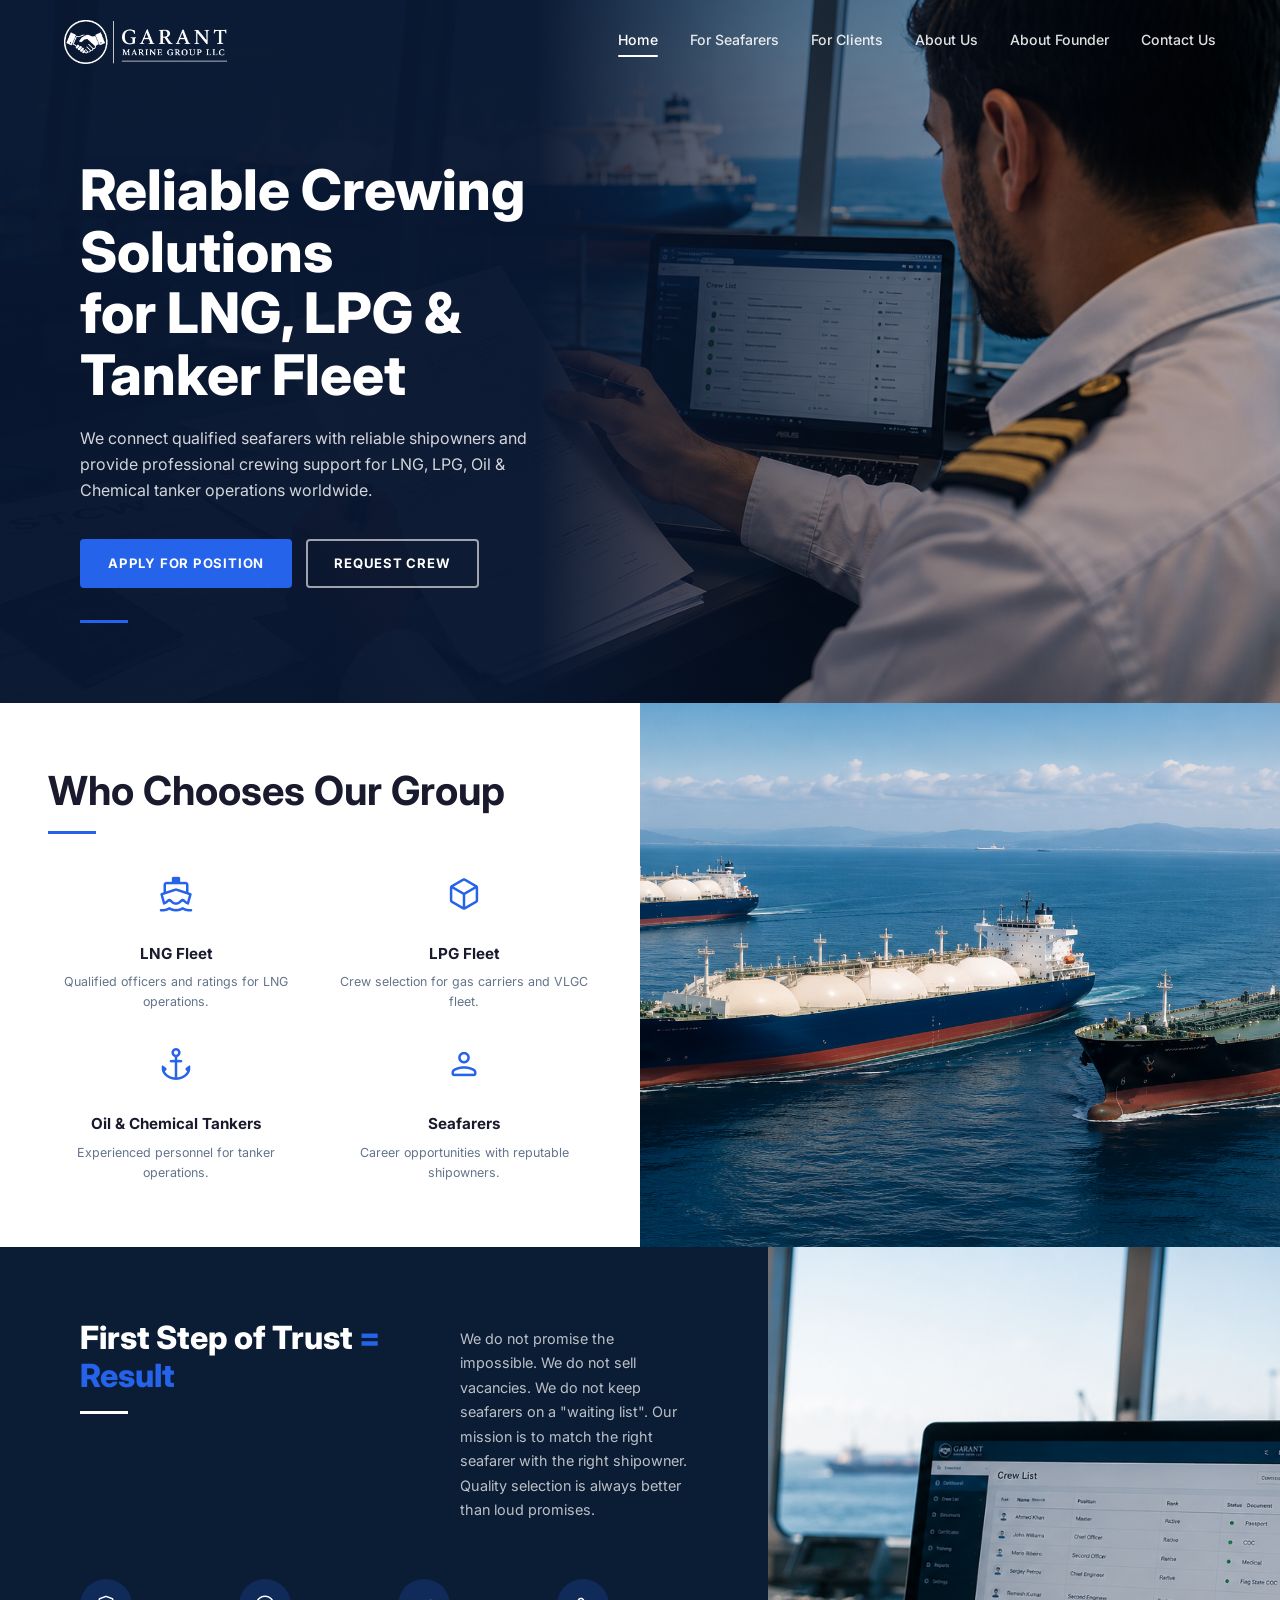
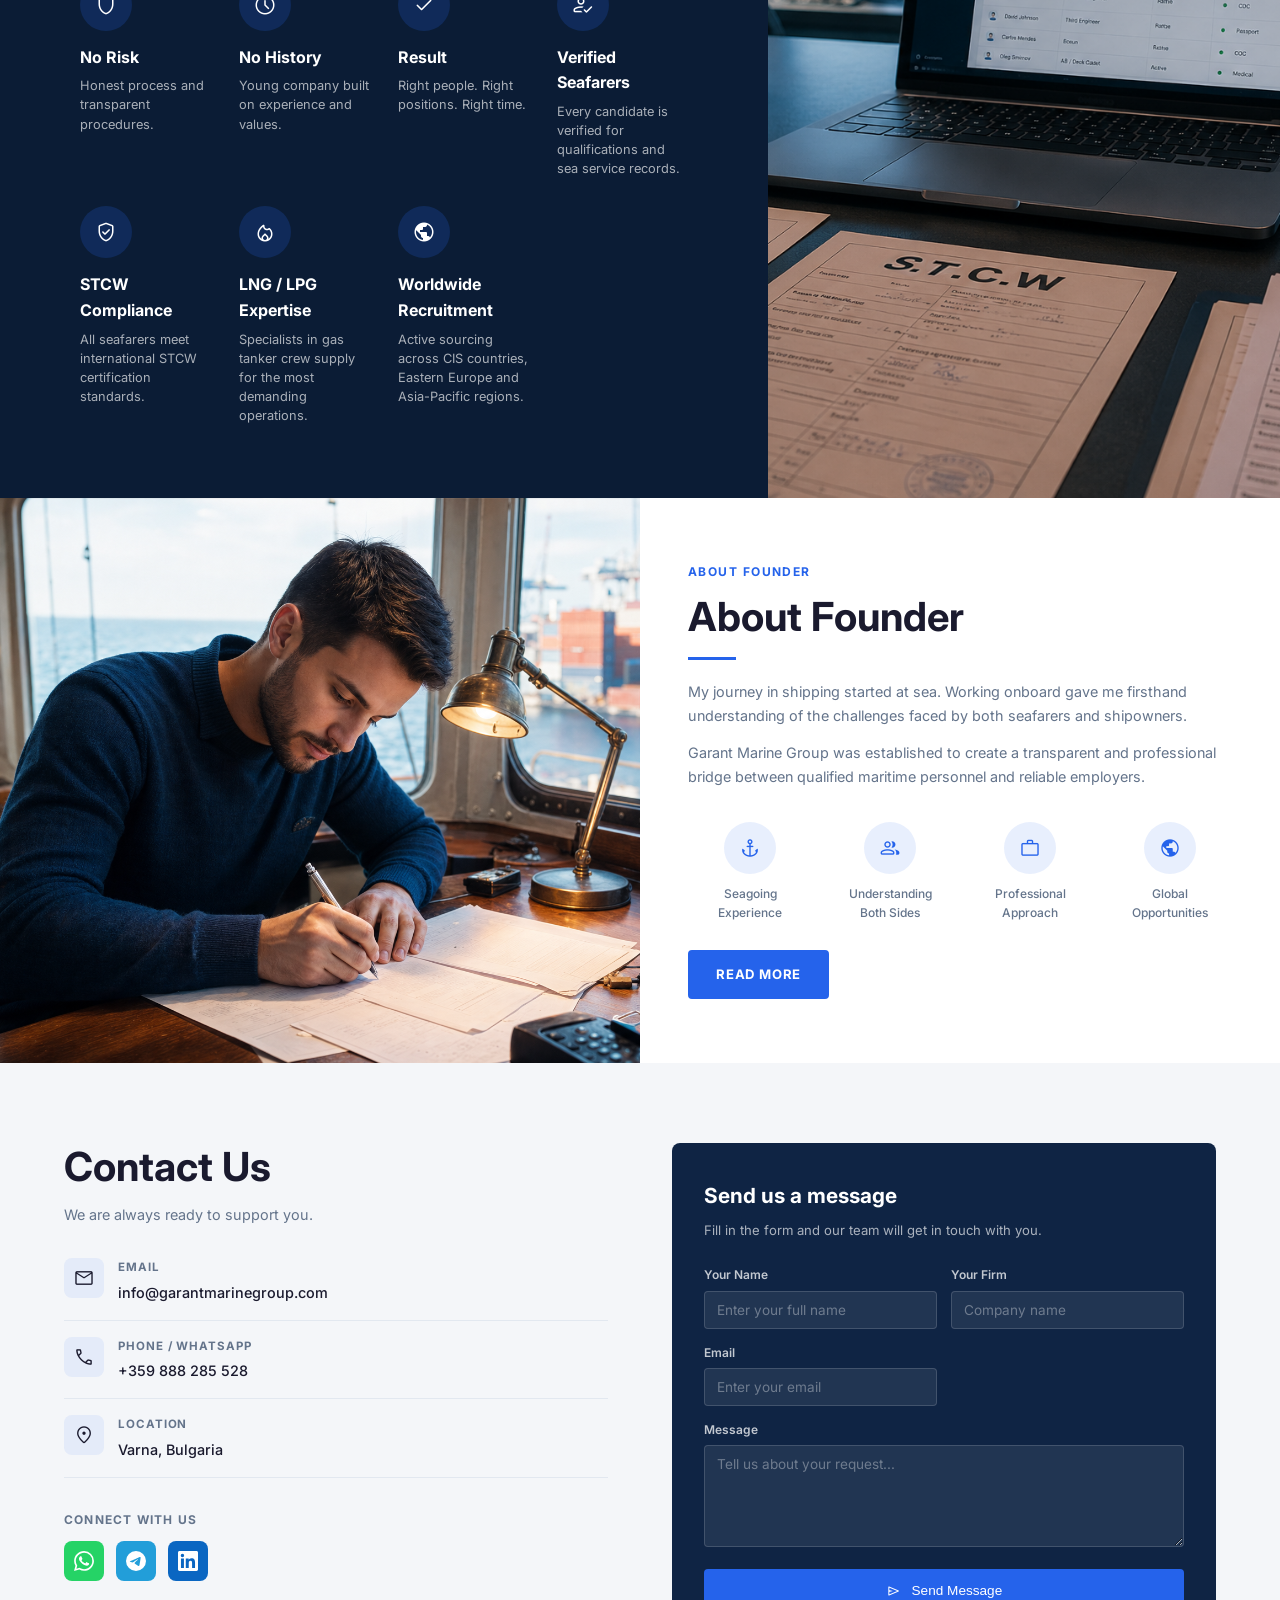
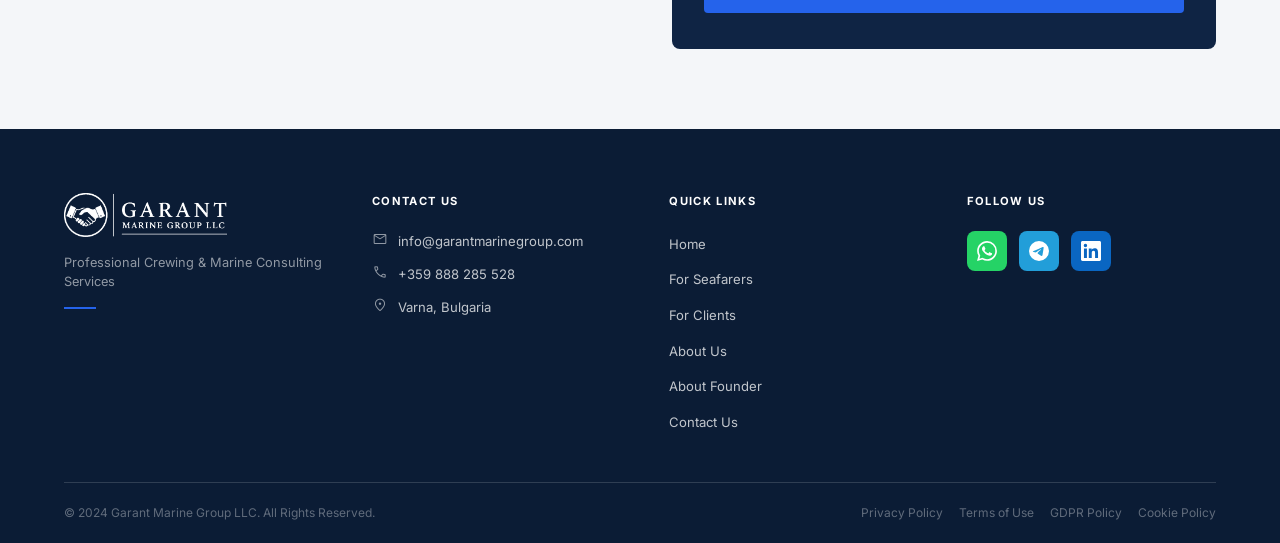
<file: index.html>
﻿<!DOCTYPE html>
<html lang="en">
<head>
  <meta charset="UTF-8" />
  <meta name="viewport" content="width=device-width, initial-scale=1.0" />
  <title>Garant Marine Group LLC — Reliable Crewing Solutions</title>
  <meta name="description" content="Professional crewing solutions for LNG, LPG and tanker fleet. Garant Marine Group LLC connects qualified seafarers with reliable shipowners worldwide." />
  <link href="https://fonts.googleapis.com/css2?family=Material+Symbols+Rounded:opsz,wght,FILL,GRAD@24,300,0,0" rel="stylesheet" />
  <link rel="stylesheet" href="css/style.css" />
  <style>
    /* ── Home hero ── */
    .hero-home {
      position: relative;
      min-height: 620px;
      display: flex;
      flex-direction: column;
      overflow: hidden;
    }
    .hero-home__bg {
      position: absolute;
      inset: 0;
      background-image: url('pictures/home1.png');
      background-size: cover;
      background-position: center right;
    }
    .hero-home__overlay {
      position: absolute;
      inset: 0;
      background: linear-gradient(90deg,
        rgba(8,22,48,0.97) 0%,
        rgba(8,22,48,0.97) 42%,
        rgba(8,22,48,0.5)  62%,
        rgba(8,22,48,0.0)  100%);
    }
    .hero-home__left {
      position: relative;
      z-index: 2;
      padding: 160px 0 80px 80px;
      max-width: 640px;
      color: #fff;
    }
    @media (max-width: 900px) {
      .hero-home__left { padding: 120px 24px 60px 24px; }
    }

    /* Who section */
    .who-right {
      background-image: url('pictures/home2.png');
    }

    /* Trust band */
    .trust-band {
      background: var(--navy);
      color: #fff;
      overflow: hidden;
    }
    .trust-band__inner {
      display: grid;
      grid-template-columns: 3fr 2fr;
      min-height: 420px;
    }
    .trust-band__content {
      padding: 72px 80px;
    }
    .trust-band__photo {
      background-image: url('pictures/home3.png');
      background-size: cover;
      background-position: center;
    }
    .trust-band__top {
      display: grid;
      grid-template-columns: 320px 1fr;
      gap: 60px;
      margin-bottom: 56px;
    }
    .trust-band__heading { font-size: 2rem; font-weight: 800; }
    .trust-band__heading em { color: var(--blue2); font-style: normal; }

    .trust-items {
      display: grid;
      grid-template-columns: repeat(4, 1fr);
      gap: 28px;
    }
    .trust-item__icon {
      width: 52px; height: 52px;
      background: rgba(37,99,235,0.2);
      border-radius: 50%;
      display: flex; align-items: center; justify-content: center;
      margin-bottom: 14px;
    }
    .trust-item__icon svg { width: 24px; height: 24px; }
    .trust-item__title { font-size: 1rem; font-weight: 700; margin-bottom: 6px; }
    .trust-item__text  { font-size: 0.8rem; color: rgba(255,255,255,0.65); line-height: 1.5; }

    /* Home contact section */
    .home-contact {
      padding: 80px 0;
      background: var(--gray);
    }
    .home-contact__grid {
      display: grid;
      grid-template-columns: 1fr 1fr;
      gap: 64px;
      align-items: start;
    }
    .home-contact__info h2 { margin-bottom: 12px; }
    .home-contact__details { margin-top: 32px; display: flex; flex-direction: column; gap: 0; }

    .home-socials { margin-top: 32px; }
    .home-socials h4 { font-size: 0.75rem; font-weight: 700; letter-spacing: 0.1em; text-transform: uppercase; color: var(--muted); margin-bottom: 12px; }

    @media (max-width: 900px) {
      .trust-band__inner   { grid-template-columns: 1fr; }
      .trust-band__photo   { min-height: 240px; }
      .trust-band__content { padding: 48px 32px; }
      .trust-band__top     { grid-template-columns: 1fr; }
      .trust-items         { grid-template-columns: repeat(2, 1fr); }
      .home-contact__grid  { grid-template-columns: 1fr; }
    }
    @media (max-width: 600px) {
      .trust-items { grid-template-columns: 1fr; }
    }
  </style>
</head>
<body>

<!-- ══════════════════ NAV ══════════════════ -->
<header>
  <nav class="nav">
    <div class="container">
      <div class="nav__inner">
        <a href="index.html" class="nav__logo">
          <img src="pictures/logo white.png" alt="Garant Marine Group LLC" class="nav__logo-img" />
        </a>
        <div class="nav__links">
          <a href="index.html" class="active">Home</a>
          <a href="for-seafarers.html">For Seafarers</a>
          <a href="for-clients.html">For Clients</a>
          <a href="about-us.html">About Us</a>
          <a href="about-founder.html">About Founder</a>
          <a href="contact.html">Contact Us</a>
        </div>
        <div class="nav__toggle" aria-label="Menu">
          <span></span><span></span><span></span>
        </div>
      </div>
    </div>
  </nav>
</header>

<!-- ══════════════════ HERO ══════════════════ -->
<section class="hero-home">
  <div class="hero-home__bg"></div>
  <div class="hero-home__overlay"></div>
  <div class="hero-home__left">
    <h1 class="hero__title">Reliable Crewing Solutions<br>for LNG, LPG &amp; Tanker Fleet</h1>
    <p class="hero__sub">We connect qualified seafarers with reliable shipowners and provide professional crewing support for LNG, LPG, Oil &amp; Chemical tanker operations worldwide.</p>
    <div class="hero__btns">
      <a href="for-seafarers.html" class="btn btn--primary">Apply for Position</a>
      <a href="for-clients.html" class="btn btn--outline">Request Crew</a>
    </div>
    <div class="hero__line"></div>
  </div>
</section>

<!-- ══════════════════ WHO CHOOSES ══════════════════ -->
<section>
  <div class="who-grid">
    <div class="who-left">
      <h2>Who Chooses Our Group</h2>
      <div class="accent-line"></div>
      <div class="who-cards">

        <div class="who-card">
          <div class="who-card__icon">
            <span class="ms">directions_boat</span>
          </div>
          <div class="who-card__title">LNG Fleet</div>
          <div class="who-card__text">Qualified officers and ratings for LNG operations.</div>
        </div>

        <div class="who-card">
          <div class="who-card__icon">
            <span class="ms">deployed_code</span>
          </div>
          <div class="who-card__title">LPG Fleet</div>
          <div class="who-card__text">Crew selection for gas carriers and VLGC fleet.</div>
        </div>

        <div class="who-card">
          <div class="who-card__icon">
            <span class="ms">anchor</span>
          </div>
          <div class="who-card__title">Oil &amp; Chemical Tankers</div>
          <div class="who-card__text">Experienced personnel for tanker operations.</div>
        </div>

        <div class="who-card">
          <div class="who-card__icon">
            <span class="ms">person</span>
          </div>
          <div class="who-card__title">Seafarers</div>
          <div class="who-card__text">Career opportunities with reputable shipowners.</div>
        </div>

      </div>
    </div>
    <div class="who-right"></div>
  </div>
</section>

<!-- ══════════════════ TRUST BAND ══════════════════ -->
<section class="trust-band">
  <div class="trust-band__inner">
    <div class="trust-band__content">
      <div class="trust-band__top">
        <div>
          <h2 class="trust-band__heading">First Step of Trust <em>= Result</em></h2>
          <div class="accent-line" style="background:#fff;margin-top:16px;"></div>
        </div>
        <p style="color:rgba(255,255,255,0.72);font-size:0.9rem;line-height:1.7;max-width:560px;margin-top:8px;">
          We do not promise the impossible. We do not sell vacancies. We do not keep seafarers on a "waiting list". Our mission is to match the right seafarer with the right shipowner. Quality selection is always better than loud promises.
        </p>
      </div>

      <div class="trust-items">
        <div class="trust-item">
          <div class="trust-item__icon"><span class="ms">shield</span></div>
          <div class="trust-item__title">No Risk</div>
          <div class="trust-item__text">Honest process and transparent procedures.</div>
        </div>
        <div class="trust-item">
          <div class="trust-item__icon"><span class="ms">schedule</span></div>
          <div class="trust-item__title">No History</div>
          <div class="trust-item__text">Young company built on experience and values.</div>
        </div>
        <div class="trust-item">
          <div class="trust-item__icon"><span class="ms">check</span></div>
          <div class="trust-item__title">Result</div>
          <div class="trust-item__text">Right people. Right positions. Right time.</div>
        </div>
        <div class="trust-item">
          <div class="trust-item__icon"><span class="ms">how_to_reg</span></div>
          <div class="trust-item__title">Verified Seafarers</div>
          <div class="trust-item__text">Every candidate is verified for qualifications and sea service records.</div>
        </div>
        <div class="trust-item">
          <div class="trust-item__icon"><span class="ms">verified_user</span></div>
          <div class="trust-item__title">STCW Compliance</div>
          <div class="trust-item__text">All seafarers meet international STCW certification standards.</div>
        </div>
        <div class="trust-item">
          <div class="trust-item__icon"><span class="ms">local_fire_department</span></div>
          <div class="trust-item__title">LNG / LPG Expertise</div>
          <div class="trust-item__text">Specialists in gas tanker crew supply for the most demanding operations.</div>
        </div>
        <div class="trust-item">
          <div class="trust-item__icon"><span class="ms">public</span></div>
          <div class="trust-item__title">Worldwide Recruitment</div>
          <div class="trust-item__text">Active sourcing across CIS countries, Eastern Europe and Asia-Pacific regions.</div>
        </div>
      </div>
    </div>
    <div class="trust-band__photo"></div>
  </div>
</section>

<!-- ══════════════════ ABOUT FOUNDER PREVIEW ══════════════════ -->
<section>
  <div class="founder-preview">
    <div class="founder-preview__img" style="background-image:url('pictures/home4.png');background-size:cover;background-position:center;min-height:400px;"></div>
    <div class="founder-preview__content">
      <p style="font-size:0.75rem;font-weight:700;letter-spacing:0.12em;text-transform:uppercase;color:var(--blue2);margin-bottom:12px;">About Founder</p>
      <h2>About Founder</h2>
      <div class="accent-line"></div>
      <p style="margin-top:20px;color:var(--muted);font-size:0.9rem;line-height:1.7;">
        My journey in shipping started at sea. Working onboard gave me firsthand understanding of the challenges faced by both seafarers and shipowners.
      </p>
      <p style="margin-top:12px;color:var(--muted);font-size:0.9rem;line-height:1.7;">
        Garant Marine Group was established to create a transparent and professional bridge between qualified maritime personnel and reliable employers.
      </p>
      <div class="founder-preview__stats">
        <div class="founder-stat">
          <div class="founder-stat__icon"><span class="ms">anchor</span></div>
          <div class="founder-stat__label">Seagoing<br>Experience</div>
        </div>
        <div class="founder-stat">
          <div class="founder-stat__icon"><span class="ms">group</span></div>
          <div class="founder-stat__label">Understanding<br>Both Sides</div>
        </div>
        <div class="founder-stat">
          <div class="founder-stat__icon"><span class="ms">work</span></div>
          <div class="founder-stat__label">Professional<br>Approach</div>
        </div>
        <div class="founder-stat">
          <div class="founder-stat__icon"><span class="ms">public</span></div>
          <div class="founder-stat__label">Global<br>Opportunities</div>
        </div>
      </div>
      <div style="margin-top:28px;">
        <a href="about-founder.html" class="btn btn--primary">Read More</a>
      </div>
    </div>
  </div>
</section>

<!-- ══════════════════ CONTACT ══════════════════ -->
<section class="home-contact">
  <div class="container">
    <div class="home-contact__grid">
      <div class="home-contact__info">
        <h2>Contact Us</h2>
        <p style="color:var(--muted);margin-top:8px;font-size:0.9rem;">We are always ready to support you.</p>
        <div class="home-contact__details">
          <div class="contact-detail">
            <div class="contact-detail__icon">
              <span class="ms">mail</span>
            </div>
            <div>
              <div class="contact-detail__label">Email</div>
              <div class="contact-detail__value">info@garantmarinegroup.com</div>
            </div>
          </div>
          <div class="contact-detail">
            <div class="contact-detail__icon">
              <span class="ms">phone</span>
            </div>
            <div>
              <div class="contact-detail__label">Phone / WhatsApp</div>
              <div class="contact-detail__value">+359 888 285 528</div>
            </div>
          </div>
          <div class="contact-detail">
            <div class="contact-detail__icon">
              <span class="ms">location_on</span>
            </div>
            <div>
              <div class="contact-detail__label">Location</div>
              <div class="contact-detail__value">Varna, Bulgaria</div>
            </div>
          </div>
        </div>

        <div class="home-socials">
          <h4>Connect With Us</h4>
          <div class="footer__socials">
            <a href="https://wa.me/message/TAAPY7XJJZE2J1" class="footer__social footer__social--wa" target="_blank" rel="noopener" aria-label="WhatsApp">
              <svg viewBox="0 0 24 24"><path d="M17.472 14.382c-.297-.149-1.758-.867-2.03-.967-.273-.099-.471-.148-.67.15-.197.297-.767.966-.94 1.164-.173.199-.347.223-.644.075-.297-.15-1.255-.463-2.39-1.475-.883-.788-1.48-1.761-1.653-2.059-.173-.297-.018-.458.13-.606.134-.133.298-.347.446-.52.149-.174.198-.298.298-.497.099-.198.05-.371-.025-.52-.075-.149-.669-1.612-.916-2.207-.242-.579-.487-.5-.669-.51-.173-.008-.371-.01-.57-.01-.198 0-.52.074-.792.372-.272.297-1.04 1.016-1.04 2.479 0 1.462 1.065 2.875 1.213 3.074.149.198 2.096 3.2 5.077 4.487.709.306 1.262.489 1.694.625.712.227 1.36.195 1.871.118.571-.085 1.758-.719 2.006-1.413.248-.694.248-1.289.173-1.413-.074-.124-.272-.198-.57-.347m-5.421 7.403h-.004a9.87 9.87 0 01-5.031-1.378l-.361-.214-3.741.982.998-3.648-.235-.374a9.86 9.86 0 01-1.51-5.26c.001-5.45 4.436-9.884 9.888-9.884 2.64 0 5.122 1.03 6.988 2.898a9.825 9.825 0 012.893 6.994c-.003 5.45-4.437 9.884-9.885 9.884m8.413-18.297A11.815 11.815 0 0012.05 0C5.495 0 .16 5.335.157 11.892c0 2.096.547 4.142 1.588 5.945L.057 24l6.305-1.654a11.882 11.882 0 005.683 1.448h.005c6.554 0 11.89-5.335 11.893-11.893a11.821 11.821 0 00-3.48-8.413z"/></svg>
            </a>
            <a href="https://t.me/Garan_Marine_Group_LLC" class="footer__social footer__social--tg" target="_blank" rel="noopener" aria-label="Telegram">
              <svg viewBox="0 0 24 24"><path d="M11.944 0A12 12 0 000 12a12 12 0 0012 12 12 12 0 0012-12A12 12 0 0012 0a12 12 0 00-.056 0zm4.962 7.224c.1-.002.321.023.465.14a.506.506 0 01.171.325c.016.093.036.306.02.472-.18 1.898-.962 6.502-1.36 8.627-.168.9-.499 1.201-.82 1.23-.696.065-1.225-.46-1.9-.902-1.056-.693-1.653-1.124-2.678-1.8-1.185-.78-.417-1.21.258-1.91.177-.184 3.247-2.977 3.307-3.23.007-.032.014-.15-.056-.212s-.174-.041-.249-.024c-.106.024-1.793 1.14-5.061 3.345-.48.33-.913.49-1.302.48-.428-.008-1.252-.241-1.865-.44-.752-.245-1.349-.374-1.297-.789.027-.216.325-.437.893-.663 3.498-1.524 5.83-2.529 6.998-3.014 3.332-1.386 4.025-1.627 4.476-1.635z"/></svg>
            </a>
            <a href="https://www.linkedin.com/in/garant-marine-group-5961413b5" class="footer__social footer__social--li" target="_blank" rel="noopener" aria-label="LinkedIn">
              <svg viewBox="0 0 24 24"><path d="M20.447 20.452h-3.554v-5.569c0-1.328-.027-3.037-1.852-3.037-1.853 0-2.136 1.445-2.136 2.939v5.667H9.351V9h3.414v1.561h.046c.477-.9 1.637-1.85 3.37-1.85 3.601 0 4.267 2.37 4.267 5.455v6.286zM5.337 7.433a2.062 2.062 0 01-2.063-2.065 2.064 2.064 0 112.063 2.065zm1.782 13.019H3.555V9h3.564v11.452zM22.225 0H1.771C.792 0 0 .774 0 1.729v20.542C0 23.227.792 24 1.771 24h20.451C23.2 24 24 23.227 24 22.271V1.729C24 .774 23.2 0 22.222 0h.003z"/></svg>
            </a>
          </div>
        </div>
      </div>

      <!-- Contact form -->
      <div class="form-panel">
        <div class="form-panel__title">Send us a message</div>
        <p class="form-panel__sub">Fill in the form and our team will get in touch with you.</p>
        <form class="form-grid" action="#" method="post">
          <div class="form-group">
            <label for="h-name">Your Name</label>
            <input type="text" id="h-name" name="name" placeholder="Enter your full name" required />
          </div>
          <div class="form-group">
            <label for="h-firm">Your Firm</label>
            <input type="text" id="h-firm" name="firm" placeholder="Company name" />
          </div>
          <div class="form-group">
            <label for="h-email">Email</label>
            <input type="email" id="h-email" name="email" placeholder="Enter your email" required />
          </div>
          <div class="form-group full">
            <label for="h-msg">Message</label>
            <textarea id="h-msg" name="message" placeholder="Tell us about your request..." rows="5"></textarea>
          </div>
          <div class="form-group full">
            <button type="submit" class="btn--blue-solid">
              <span class="ms" style="font-size:16px;vertical-align:middle;margin-right:6px;">send</span>
              Send Message
            </button>
          </div>
        </form>
      </div>
    </div>
  </div>
</section>

<!-- ══════════════════ FOOTER ══════════════════ -->
<footer class="footer">
  <div class="container">
    <div class="footer__grid">
      <!-- Col 1: Logo -->
      <div>
        <div class="footer__logo">
          <a href="index.html" class="nav__logo">
            <img src="pictures/logo white.png" alt="Garant Marine Group LLC" class="nav__logo-img" />
          </a>
        </div>
        <p class="footer__tagline">Professional Crewing &amp; Marine Consulting Services</p>
        <div class="footer__tagline-line"></div>
      </div>

      <!-- Col 2: Contact -->
      <div>
        <div class="footer__heading">Contact Us</div>
        <ul class="footer__contact-list">
          <li class="footer__contact-item">
            <span class="ms">mail</span>
            info@garantmarinegroup.com
          </li>
          <li class="footer__contact-item">
            <span class="ms">phone</span>
            +359 888 285 528
          </li>
          <li class="footer__contact-item">
            <span class="ms">location_on</span>
            Varna, Bulgaria
          </li>
        </ul>
      </div>

      <!-- Col 3: Quick Links -->
      <div>
        <div class="footer__heading">Quick Links</div>
        <ul class="footer__links">
          <li><a href="index.html">Home</a></li>
          <li><a href="for-seafarers.html">For Seafarers</a></li>
          <li><a href="for-clients.html">For Clients</a></li>
          <li><a href="about-us.html">About Us</a></li>
          <li><a href="about-founder.html">About Founder</a></li>
          <li><a href="contact.html">Contact Us</a></li>
        </ul>
      </div>

      <!-- Col 4: Social -->
      <div>
        <div class="footer__heading">Follow Us</div>
        <div class="footer__socials">
          <a href="https://wa.me/message/TAAPY7XJJZE2J1" class="footer__social footer__social--wa" target="_blank" rel="noopener" aria-label="WhatsApp">
            <svg viewBox="0 0 24 24"><path d="M17.472 14.382c-.297-.149-1.758-.867-2.03-.967-.273-.099-.471-.148-.67.15-.197.297-.767.966-.94 1.164-.173.199-.347.223-.644.075-.297-.15-1.255-.463-2.39-1.475-.883-.788-1.48-1.761-1.653-2.059-.173-.297-.018-.458.13-.606.134-.133.298-.347.446-.52.149-.174.198-.298.298-.497.099-.198.05-.371-.025-.52-.075-.149-.669-1.612-.916-2.207-.242-.579-.487-.5-.669-.51-.173-.008-.371-.01-.57-.01-.198 0-.52.074-.792.372-.272.297-1.04 1.016-1.04 2.479 0 1.462 1.065 2.875 1.213 3.074.149.198 2.096 3.2 5.077 4.487.709.306 1.262.489 1.694.625.712.227 1.36.195 1.871.118.571-.085 1.758-.719 2.006-1.413.248-.694.248-1.289.173-1.413-.074-.124-.272-.198-.57-.347m-5.421 7.403h-.004a9.87 9.87 0 01-5.031-1.378l-.361-.214-3.741.982.998-3.648-.235-.374a9.86 9.86 0 01-1.51-5.26c.001-5.45 4.436-9.884 9.888-9.884 2.64 0 5.122 1.03 6.988 2.898a9.825 9.825 0 012.893 6.994c-.003 5.45-4.437 9.884-9.885 9.884m8.413-18.297A11.815 11.815 0 0012.05 0C5.495 0 .16 5.335.157 11.892c0 2.096.547 4.142 1.588 5.945L.057 24l6.305-1.654a11.882 11.882 0 005.683 1.448h.005c6.554 0 11.89-5.335 11.893-11.893a11.821 11.821 0 00-3.48-8.413z"/></svg>
          </a>
          <a href="https://t.me/Garan_Marine_Group_LLC" class="footer__social footer__social--tg" target="_blank" rel="noopener" aria-label="Telegram">
            <svg viewBox="0 0 24 24"><path d="M11.944 0A12 12 0 000 12a12 12 0 0012 12 12 12 0 0012-12A12 12 0 0012 0a12 12 0 00-.056 0zm4.962 7.224c.1-.002.321.023.465.14a.506.506 0 01.171.325c.016.093.036.306.02.472-.18 1.898-.962 6.502-1.36 8.627-.168.9-.499 1.201-.82 1.23-.696.065-1.225-.46-1.9-.902-1.056-.693-1.653-1.124-2.678-1.8-1.185-.78-.417-1.21.258-1.91.177-.184 3.247-2.977 3.307-3.23.007-.032.014-.15-.056-.212s-.174-.041-.249-.024c-.106.024-1.793 1.14-5.061 3.345-.48.33-.913.49-1.302.48-.428-.008-1.252-.241-1.865-.44-.752-.245-1.349-.374-1.297-.789.027-.216.325-.437.893-.663 3.498-1.524 5.83-2.529 6.998-3.014 3.332-1.386 4.025-1.627 4.476-1.635z"/></svg>
          </a>
          <a href="https://www.linkedin.com/in/garant-marine-group-5961413b5" class="footer__social footer__social--li" target="_blank" rel="noopener" aria-label="LinkedIn">
            <svg viewBox="0 0 24 24"><path d="M20.447 20.452h-3.554v-5.569c0-1.328-.027-3.037-1.852-3.037-1.853 0-2.136 1.445-2.136 2.939v5.667H9.351V9h3.414v1.561h.046c.477-.9 1.637-1.85 3.37-1.85 3.601 0 4.267 2.37 4.267 5.455v6.286zM5.337 7.433a2.062 2.062 0 01-2.063-2.065 2.064 2.064 0 112.063 2.065zm1.782 13.019H3.555V9h3.564v11.452zM22.225 0H1.771C.792 0 0 .774 0 1.729v20.542C0 23.227.792 24 1.771 24h20.451C23.2 24 24 23.227 24 22.271V1.729C24 .774 23.2 0 22.222 0h.003z"/></svg>
          </a>
        </div>
      </div>
    </div>
    <div class="footer__bottom">
      <span>© 2024 Garant Marine Group LLC. All Rights Reserved.</span>
      <div class="footer__legal">
        <a href="privacy-policy.html">Privacy Policy</a>
        <a href="terms-of-use.html">Terms of Use</a>
        <a href="gdpr-policy.html">GDPR Policy</a>
        <a href="cookie-policy.html">Cookie Policy</a>
      </div>
    </div>
  </div>
</footer>

<script src="js/main.js"></script>
</body>
</html>
</file>
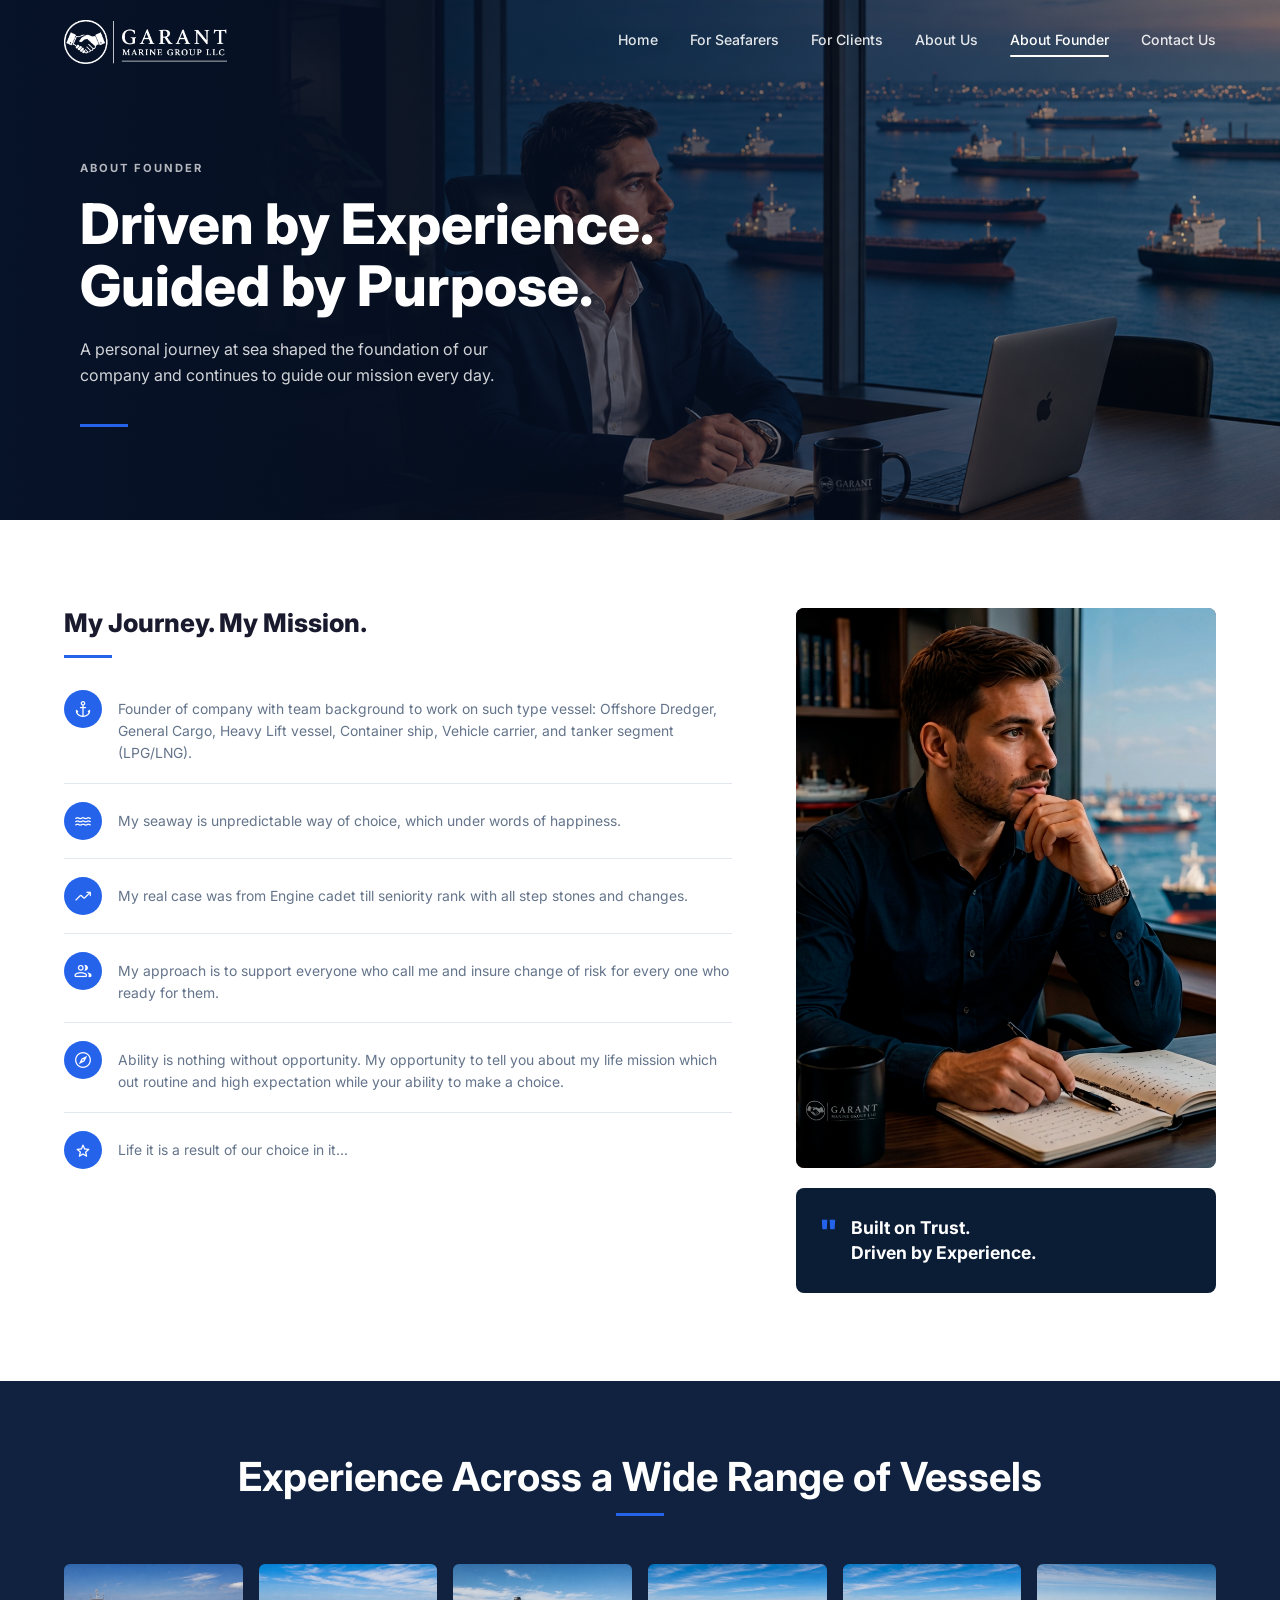
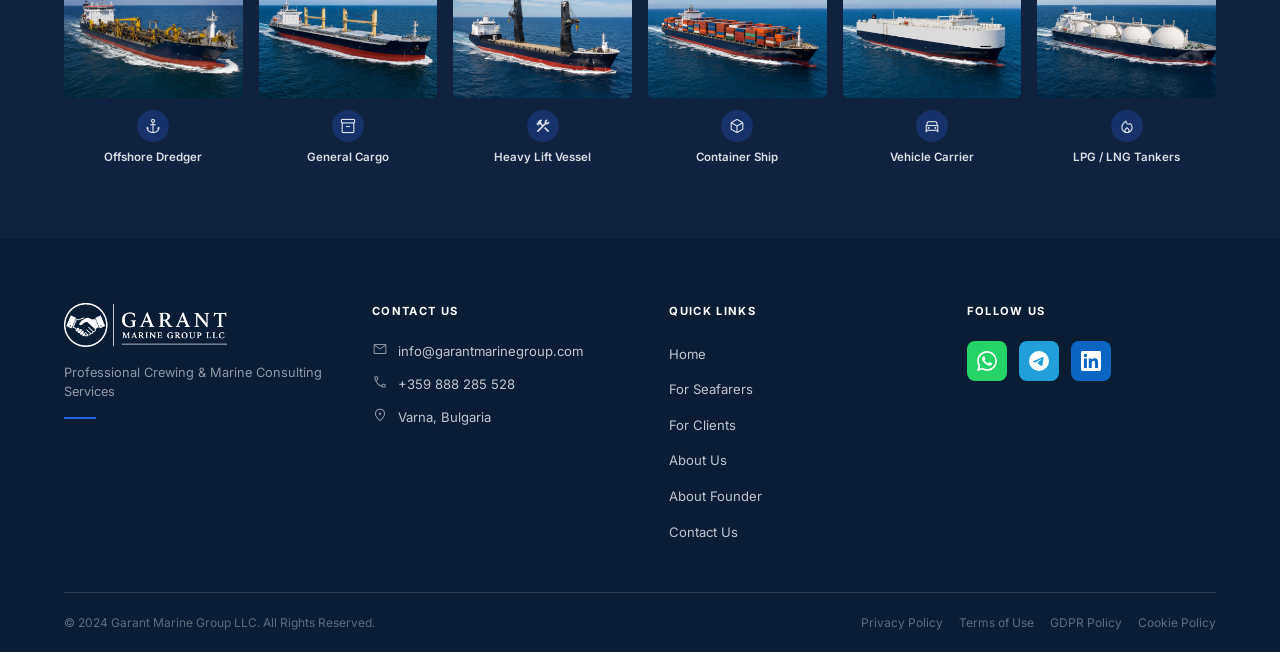
<file: about-founder.html>
﻿<!DOCTYPE html>
<html lang="en">
<head>
  <meta charset="UTF-8" />
  <meta name="viewport" content="width=device-width, initial-scale=1.0" />
  <title>About Founder — Garant Marine Group LLC</title>
  <meta name="description" content="Driven by Experience. Guided by Purpose. The personal journey behind Garant Marine Group." />
  <link href="https://fonts.googleapis.com/css2?family=Material+Symbols+Rounded:opsz,wght,FILL,GRAD@24,300,0,0" rel="stylesheet" />
  <link rel="stylesheet" href="css/style.css" />
  <style>
    .hero--founder .hero__bg { background-image: url('pictures/aboutfounder1.png'); }
    .hero--founder .hero__content {
      padding: 160px 0 80px 80px;
      max-width: 680px;
    }
    @media (max-width: 900px) {
      .hero--founder .hero__content { padding: 120px 24px 60px 24px; }
    }

    .journey-section { padding: 88px 0; }
    .journey-grid {
      display: grid;
      grid-template-columns: 1fr 420px;
      gap: 64px;
      align-items: start;
    }

    .journey-heading { font-size: 1.6rem; font-weight: 800; margin-bottom: 8px; }

    .journey-list { margin-top: 32px; }
    .journey-item {
      display: flex;
      gap: 16px;
      padding: 18px 0;
      border-bottom: 1px solid #e2e8f0;
    }
    .journey-item:first-child { padding-top: 0; }
    .journey-item:last-child  { border-bottom: none; }
    .journey-item__icon {
      width: 38px; height: 38px; flex-shrink: 0;
      background: var(--blue2);
      border-radius: 50%;
      display: flex; align-items: center; justify-content: center;
    }
    .journey-item__icon svg { width: 16px; height: 16px; }
    .journey-item__text { font-size: 0.87rem; color: var(--muted); padding-top: 8px; line-height: 1.6; }

    /* Right col */
    .founder-photo {
      border-radius: 8px;
      overflow: hidden;
      aspect-ratio: 3/4;
      background: linear-gradient(135deg, #0b1c35, #1a4bdb33);
      margin-bottom: 20px;
    }
    .founder-photo img { width: 100%; height: 100%; object-fit: cover; object-position: top; }

    .built-on-trust {
      background: var(--navy);
      border-radius: 8px;
      padding: 28px 24px;
      color: #fff;
      display: flex;
      gap: 14px;
      align-items: flex-start;
    }
    .built-on-trust__q {
      font-size: 2rem; font-weight: 900; color: var(--blue2);
      line-height: 1; flex-shrink: 0;
    }
    .built-on-trust__text { font-size: 1.1rem; font-weight: 700; line-height: 1.4; }

    /* Vessels */
    .vessels-section { padding: 72px 0; background: #112240; }
    .vessels-section h2 { color: #fff; text-align: center; margin-bottom: 12px; }
    .vessels-section .accent-line { margin: 0 auto 48px; }

    .vessel-grid {
      display: grid;
      grid-template-columns: repeat(6, 1fr);
      gap: 16px;
    }

    .vessel-card { text-align: center; }
    .vessel-card__img {
      aspect-ratio: 4/3;
      border-radius: 6px;
      overflow: hidden;
      background: rgba(255,255,255,0.06);
      margin-bottom: 12px;
      display: flex; align-items: center; justify-content: center;
    }
    .vessel-card__img img { width: 100%; height: 100%; object-fit: cover; }
    .vessel-card__icon {
      width: 32px; height: 32px;
      margin: 0 auto 6px;
      background: rgba(37,99,235,0.25);
      border-radius: 50%;
      display: flex; align-items: center; justify-content: center;
    }
    .vessel-card__icon svg { width: 16px; height: 16px; fill: #fff; opacity: 0.9; }
    .vessel-card__label { font-size: 0.72rem; font-weight: 600; color: rgba(255,255,255,0.85); }

    @media (max-width: 1024px) {
      .vessel-grid { grid-template-columns: repeat(3, 1fr); }
    }
    @media (max-width: 768px) {
      .journey-grid { grid-template-columns: 1fr; }
      .vessel-grid  { grid-template-columns: repeat(2, 1fr); }
    }
  </style>
</head>
<body>

<!-- NAV -->
<header>
  <nav class="nav">
    <div class="container">
      <div class="nav__inner">
        <a href="index.html" class="nav__logo">
          <img src="pictures/logo white.png" alt="Garant Marine Group LLC" class="nav__logo-img" />
        </a>
        <div class="nav__links">
          <a href="index.html">Home</a>
          <a href="for-seafarers.html">For Seafarers</a>
          <a href="for-clients.html">For Clients</a>
          <a href="about-us.html">About Us</a>
          <a href="about-founder.html" class="active">About Founder</a>
          <a href="contact.html">Contact Us</a>
        </div>
        <div class="nav__toggle"><span></span><span></span><span></span></div>
      </div>
    </div>
  </nav>
</header>

<!-- HERO -->
<section class="hero hero--founder">
  <div class="hero__bg"></div>
  <div class="hero__overlay"></div>
  <div class="hero__content">
    <p class="hero__label">About Founder</p>
    <h1 class="hero__title">Driven by Experience.<br>Guided by Purpose.</h1>
    <p class="hero__sub">A personal journey at sea shaped the foundation of our company and continues to guide our mission every day.</p>
    <div class="hero__line"></div>
  </div>
</section>

<!-- JOURNEY -->
<section class="journey-section">
  <div class="container">
    <div class="journey-grid">

      <!-- LEFT: journey list -->
      <div>
        <h2 class="journey-heading">My Journey. My Mission.</h2>
        <div class="accent-line"></div>

        <div class="journey-list">
          <div class="journey-item">
            <div class="journey-item__icon">
              <span class="ms">anchor</span>
            </div>
            <div class="journey-item__text">
              Founder of company with team background to work on such type vessel: Offshore Dredger, General Cargo, Heavy Lift vessel, Container ship, Vehicle carrier, and tanker segment (LPG/LNG).
            </div>
          </div>
          <div class="journey-item">
            <div class="journey-item__icon">
              <span class="ms">water</span>
            </div>
            <div class="journey-item__text">
              My seaway is unpredictable way of choice, which under words of happiness.
            </div>
          </div>
          <div class="journey-item">
            <div class="journey-item__icon">
              <span class="ms">trending_up</span>
            </div>
            <div class="journey-item__text">
              My real case was from Engine cadet till seniority rank with all step stones and changes.
            </div>
          </div>
          <div class="journey-item">
            <div class="journey-item__icon">
              <span class="ms">group</span>
            </div>
            <div class="journey-item__text">
              My approach is to support everyone who call me and insure change of risk for every one who ready for them.
            </div>
          </div>
          <div class="journey-item">
            <div class="journey-item__icon">
              <span class="ms">explore</span>
            </div>
            <div class="journey-item__text">
              Ability is nothing without opportunity. My opportunity to tell you about my life mission which out routine and high expectation while your ability to make a choice.
            </div>
          </div>
          <div class="journey-item">
            <div class="journey-item__icon">
              <span class="ms">star</span>
            </div>
            <div class="journey-item__text">
              Life it is a result of our choice in it...
            </div>
          </div>
        </div>
      </div>

      <!-- RIGHT: photo + quote -->
      <div>
        <div class="founder-photo">
          <img src="pictures/aboutfounder2.png" alt="Founder" />
        </div>
        <div class="built-on-trust">
          <div class="built-on-trust__q">"</div>
          <div class="built-on-trust__text">Built on Trust.<br>Driven by Experience.</div>
        </div>
      </div>

    </div>
  </div>
</section>

<!-- VESSELS -->
<section class="vessels-section">
  <div class="container">
    <h2>Experience Across a Wide Range of Vessels</h2>
    <div class="accent-line" style="background:var(--blue2);"></div>

    <div class="vessel-grid">

      <div class="vessel-card">
        <div class="vessel-card__img">
          <img src="pictures/vessel1.png" alt="Offshore Dredger" />
        </div>
        <div class="vessel-card__icon">
          <span class="ms">anchor</span>
        </div>
        <div class="vessel-card__label">Offshore Dredger</div>
      </div>

      <div class="vessel-card">
        <div class="vessel-card__img">
          <img src="pictures/vessel2.png" alt="General Cargo" />
        </div>
        <div class="vessel-card__icon">
          <span class="ms">inventory_2</span>
        </div>
        <div class="vessel-card__label">General Cargo</div>
      </div>

      <div class="vessel-card">
        <div class="vessel-card__img">
          <img src="pictures/vessel3.png" alt="Heavy Lift Vessel" />
        </div>
        <div class="vessel-card__icon">
          <span class="ms">construction</span>
        </div>
        <div class="vessel-card__label">Heavy Lift Vessel</div>
      </div>

      <div class="vessel-card">
        <div class="vessel-card__img">
          <img src="pictures/vessel4.png" alt="Container Ship" />
        </div>
        <div class="vessel-card__icon">
          <span class="ms">deployed_code</span>
        </div>
        <div class="vessel-card__label">Container Ship</div>
      </div>

      <div class="vessel-card">
        <div class="vessel-card__img">
          <img src="pictures/vessel5.png" alt="Vehicle Carrier" />
        </div>
        <div class="vessel-card__icon">
          <span class="ms">directions_car</span>
        </div>
        <div class="vessel-card__label">Vehicle Carrier</div>
      </div>

      <div class="vessel-card">
        <div class="vessel-card__img">
          <img src="pictures/vessel6.png" alt="LPG / LNG Tankers" />
        </div>
        <div class="vessel-card__icon">
          <span class="ms">local_fire_department</span>
        </div>
        <div class="vessel-card__label">LPG / LNG Tankers</div>
      </div>

    </div>
  </div>
</section>

<!-- FOOTER -->
<footer class="footer">
  <div class="container">
    <div class="footer__grid">
      <div>
        <div class="footer__logo">
          <a href="index.html" class="nav__logo">
            <img src="pictures/logo white.png" alt="Garant Marine Group LLC" class="nav__logo-img" />
          </a>
        </div>
        <p class="footer__tagline">Professional Crewing &amp; Marine Consulting Services</p>
        <div class="footer__tagline-line"></div>
      </div>
      <div>
        <div class="footer__heading">Contact Us</div>
        <ul class="footer__contact-list">
          <li class="footer__contact-item">
            <span class="ms">mail</span>
            info@garantmarinegroup.com
          </li>
          <li class="footer__contact-item">
            <span class="ms">phone</span>
            +359 888 285 528
          </li>
          <li class="footer__contact-item">
            <span class="ms">location_on</span>
            Varna, Bulgaria
          </li>
        </ul>
      </div>
      <div>
        <div class="footer__heading">Quick Links</div>
        <ul class="footer__links">
          <li><a href="index.html">Home</a></li>
          <li><a href="for-seafarers.html">For Seafarers</a></li>
          <li><a href="for-clients.html">For Clients</a></li>
          <li><a href="about-us.html">About Us</a></li>
          <li><a href="about-founder.html">About Founder</a></li>
          <li><a href="contact.html">Contact Us</a></li>
        </ul>
      </div>
      <div>
        <div class="footer__heading">Follow Us</div>
        <div class="footer__socials">
          <a href="https://wa.me/message/TAAPY7XJJZE2J1" class="footer__social footer__social--wa" target="_blank" rel="noopener" aria-label="WhatsApp">
            <svg viewBox="0 0 24 24"><path d="M17.472 14.382c-.297-.149-1.758-.867-2.03-.967-.273-.099-.471-.148-.67.15-.197.297-.767.966-.94 1.164-.173.199-.347.223-.644.075-.297-.15-1.255-.463-2.39-1.475-.883-.788-1.48-1.761-1.653-2.059-.173-.297-.018-.458.13-.606.134-.133.298-.347.446-.52.149-.174.198-.298.298-.497.099-.198.05-.371-.025-.52-.075-.149-.669-1.612-.916-2.207-.242-.579-.487-.5-.669-.51-.173-.008-.371-.01-.57-.01-.198 0-.52.074-.792.372-.272.297-1.04 1.016-1.04 2.479 0 1.462 1.065 2.875 1.213 3.074.149.198 2.096 3.2 5.077 4.487.709.306 1.262.489 1.694.625.712.227 1.36.195 1.871.118.571-.085 1.758-.719 2.006-1.413.248-.694.248-1.289.173-1.413-.074-.124-.272-.198-.57-.347m-5.421 7.403h-.004a9.87 9.87 0 01-5.031-1.378l-.361-.214-3.741.982.998-3.648-.235-.374a9.86 9.86 0 01-1.51-5.26c.001-5.45 4.436-9.884 9.888-9.884 2.64 0 5.122 1.03 6.988 2.898a9.825 9.825 0 012.893 6.994c-.003 5.45-4.437 9.884-9.885 9.884m8.413-18.297A11.815 11.815 0 0012.05 0C5.495 0 .16 5.335.157 11.892c0 2.096.547 4.142 1.588 5.945L.057 24l6.305-1.654a11.882 11.882 0 005.683 1.448h.005c6.554 0 11.89-5.335 11.893-11.893a11.821 11.821 0 00-3.48-8.413z"/></svg>
          </a>
          <a href="https://t.me/Garan_Marine_Group_LLC" class="footer__social footer__social--tg" target="_blank" rel="noopener" aria-label="Telegram">
            <svg viewBox="0 0 24 24"><path d="M11.944 0A12 12 0 000 12a12 12 0 0012 12 12 12 0 0012-12A12 12 0 0012 0a12 12 0 00-.056 0zm4.962 7.224c.1-.002.321.023.465.14a.506.506 0 01.171.325c.016.093.036.306.02.472-.18 1.898-.962 6.502-1.36 8.627-.168.9-.499 1.201-.82 1.23-.696.065-1.225-.46-1.9-.902-1.056-.693-1.653-1.124-2.678-1.8-1.185-.78-.417-1.21.258-1.91.177-.184 3.247-2.977 3.307-3.23.007-.032.014-.15-.056-.212s-.174-.041-.249-.024c-.106.024-1.793 1.14-5.061 3.345-.48.33-.913.49-1.302.48-.428-.008-1.252-.241-1.865-.44-.752-.245-1.349-.374-1.297-.789.027-.216.325-.437.893-.663 3.498-1.524 5.83-2.529 6.998-3.014 3.332-1.386 4.025-1.627 4.476-1.635z"/></svg>
          </a>
          <a href="https://www.linkedin.com/in/garant-marine-group-5961413b5" class="footer__social footer__social--li" target="_blank" rel="noopener" aria-label="LinkedIn">
            <svg viewBox="0 0 24 24"><path d="M20.447 20.452h-3.554v-5.569c0-1.328-.027-3.037-1.852-3.037-1.853 0-2.136 1.445-2.136 2.939v5.667H9.351V9h3.414v1.561h.046c.477-.9 1.637-1.85 3.37-1.85 3.601 0 4.267 2.37 4.267 5.455v6.286zM5.337 7.433a2.062 2.062 0 01-2.063-2.065 2.064 2.064 0 112.063 2.065zm1.782 13.019H3.555V9h3.564v11.452zM22.225 0H1.771C.792 0 0 .774 0 1.729v20.542C0 23.227.792 24 1.771 24h20.451C23.2 24 24 23.227 24 22.271V1.729C24 .774 23.2 0 22.222 0h.003z"/></svg>
          </a>
        </div>
      </div>
    </div>
    <div class="footer__bottom">
      <span>© 2024 Garant Marine Group LLC. All Rights Reserved.</span>
      <div class="footer__legal">
        <a href="privacy-policy.html">Privacy Policy</a>
        <a href="terms-of-use.html">Terms of Use</a>
        <a href="gdpr-policy.html">GDPR Policy</a>
        <a href="cookie-policy.html">Cookie Policy</a>
      </div>
    </div>
  </div>
</footer>

<script src="js/main.js"></script>
</body>
</html>
</file>
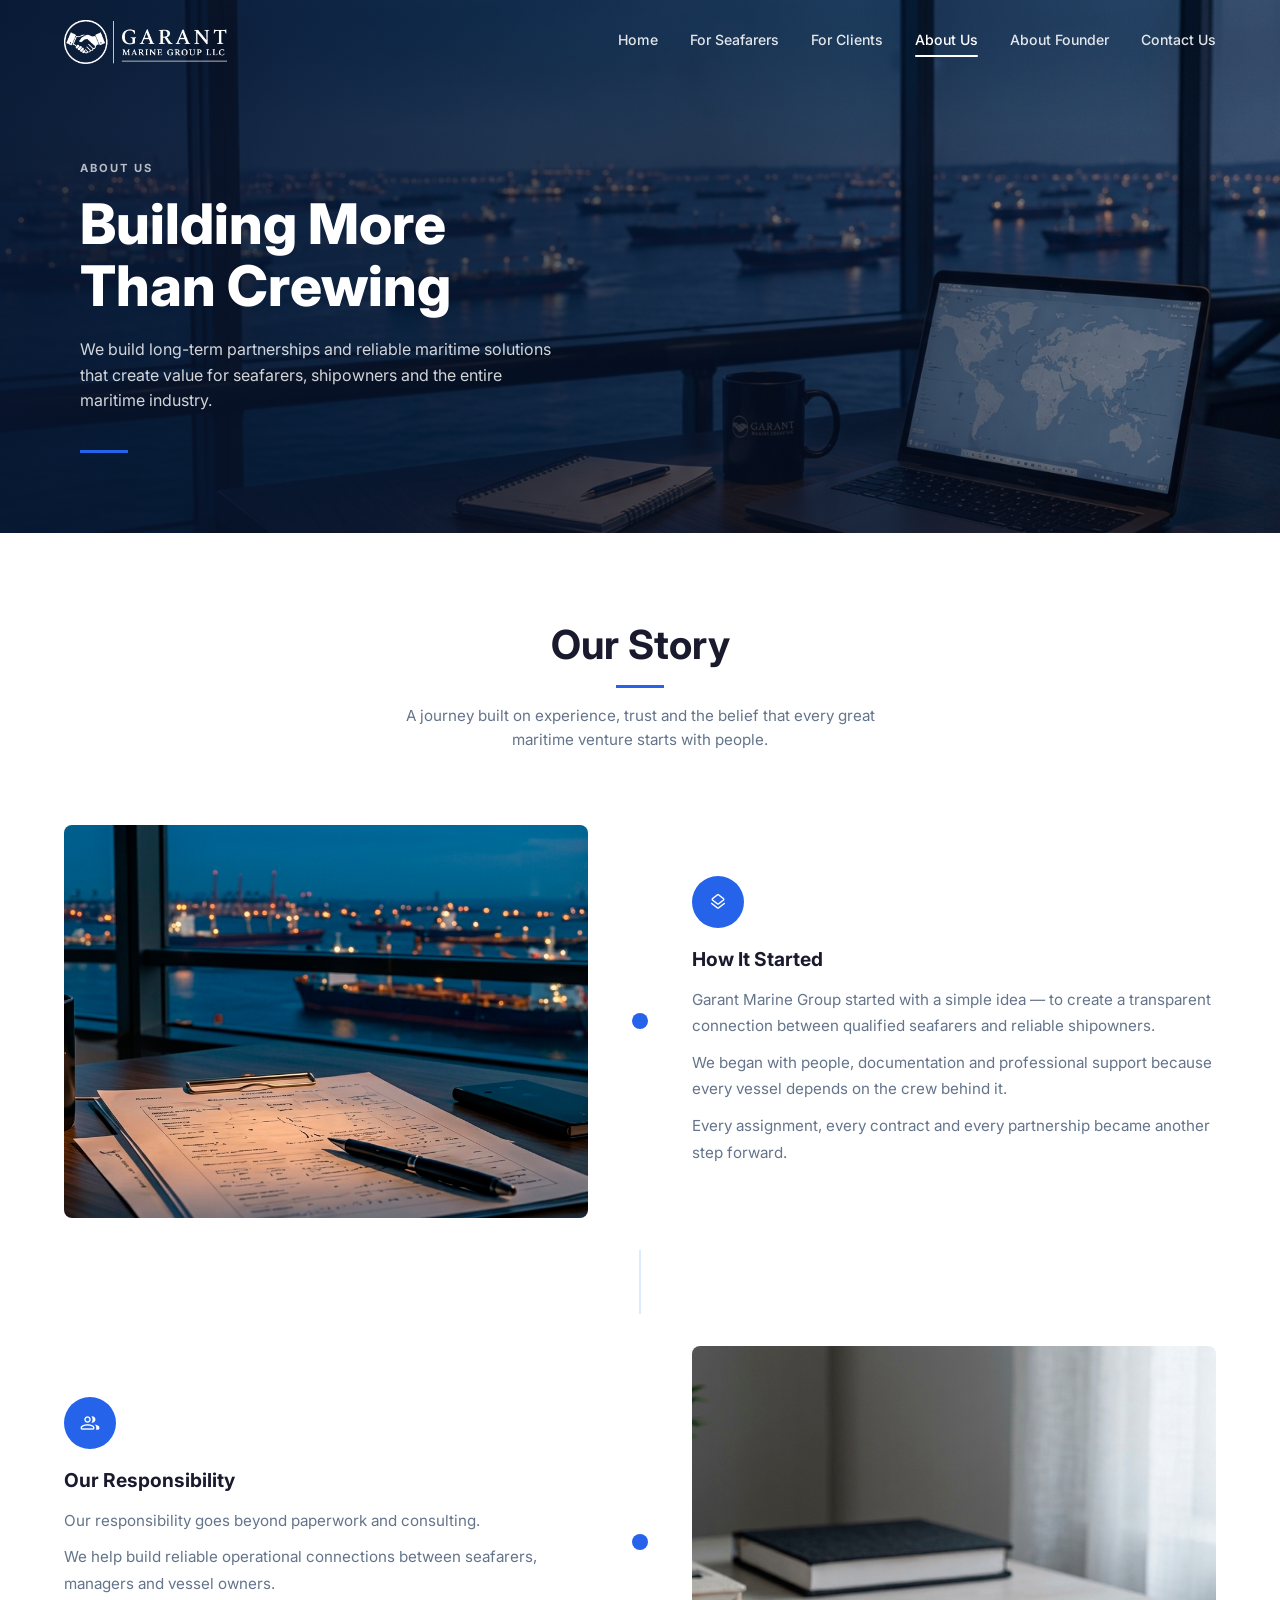
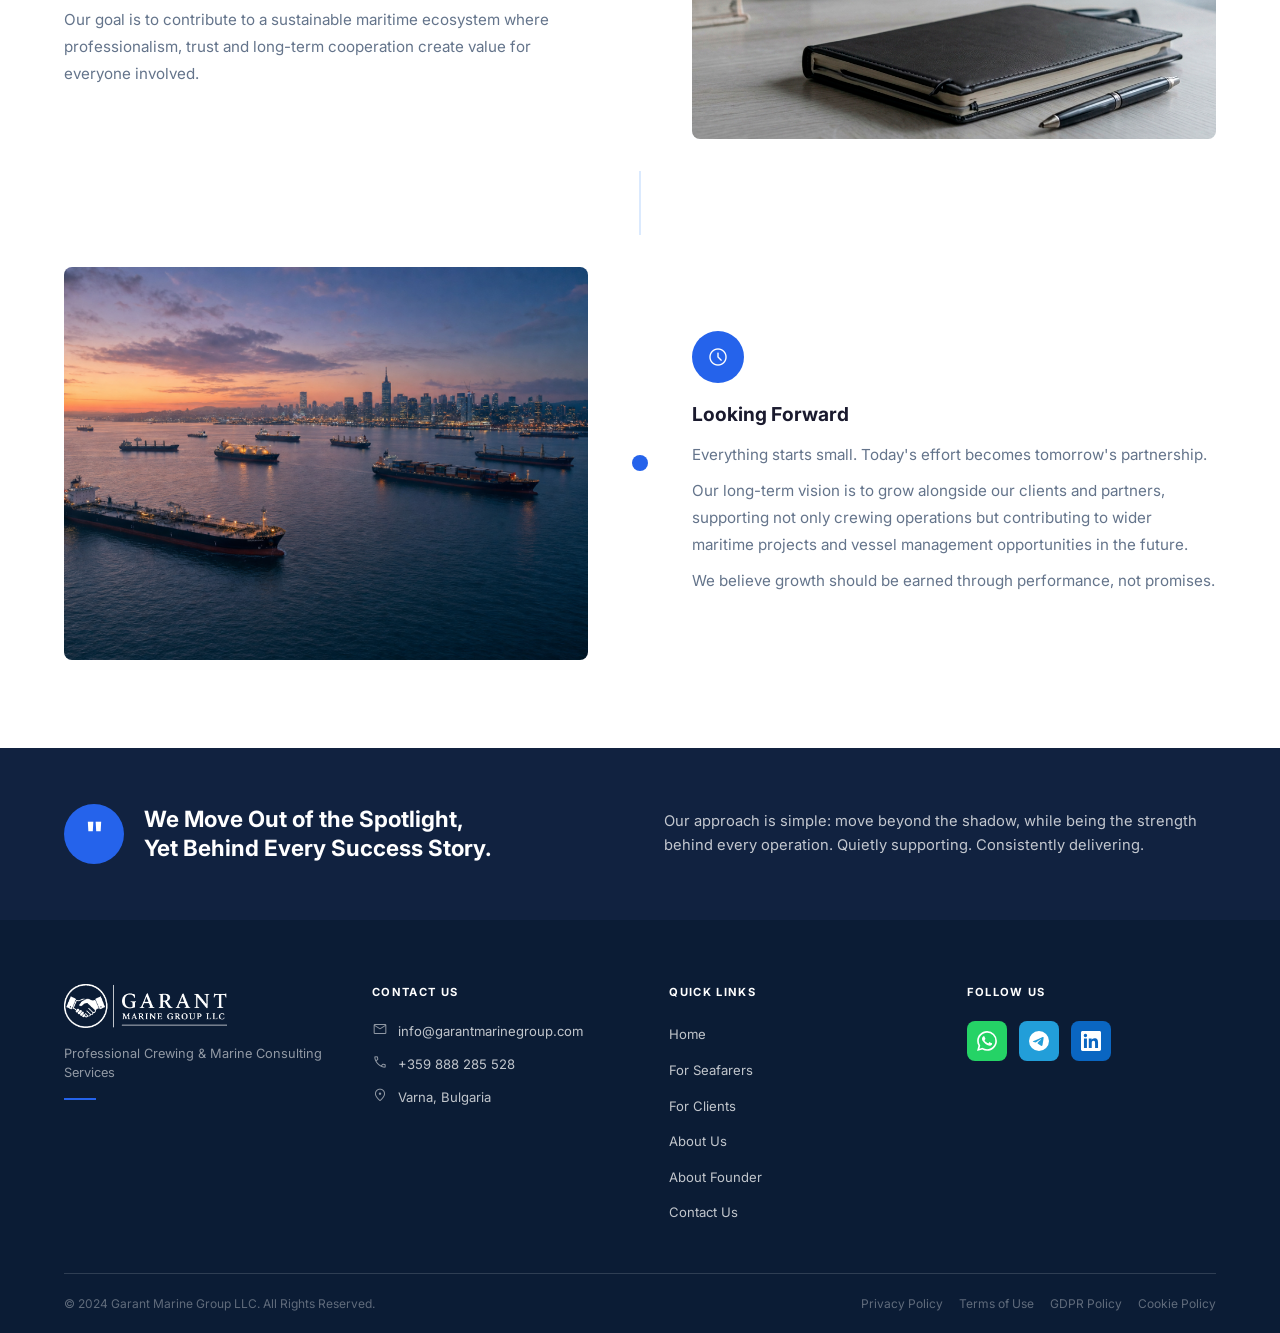
<file: about-us.html>
﻿<!DOCTYPE html>
<html lang="en">
<head>
  <meta charset="UTF-8" />
  <meta name="viewport" content="width=device-width, initial-scale=1.0" />
  <title>About Us — Garant Marine Group LLC</title>
  <meta name="description" content="Building long-term partnerships and reliable maritime solutions. Learn about our story, mission and values." />
  <link href="https://fonts.googleapis.com/css2?family=Material+Symbols+Rounded:opsz,wght,FILL,GRAD@24,300,0,0" rel="stylesheet" />
  <link rel="stylesheet" href="css/style.css" />
  <style>
    .hero--about .hero__bg { background-image: url('pictures/aboutus1.png'); }
    .hero--about .hero__content {
      padding: 160px 0 80px 80px;
      max-width: 680px;
    }
    @media (max-width: 900px) {
      .hero--about .hero__content { padding: 120px 24px 60px 24px; }
    }

    .our-story { padding: 88px 0; }
    .our-story__header { text-align: center; margin-bottom: 72px; }
    .our-story__header h2 { margin-bottom: 12px; }
    .our-story__header p { color: var(--muted); max-width: 480px; margin: 0 auto; }

    /* Story dot connector */
    .story-connector {
      display: flex;
      flex-direction: column;
      align-items: center;
      gap: 0;
    }

    .story-row {
      display: grid;
      grid-template-columns: 1fr 40px 1fr;
      gap: 32px;
      align-items: center;
      margin-bottom: 0;
    }

    .story-row__dot {
      width: 16px; height: 16px;
      background: var(--blue2);
      border-radius: 50%;
      margin: 0 auto;
      position: relative;
      z-index: 2;
      flex-shrink: 0;
    }

    .story-row__line {
      width: 2px;
      height: 64px;
      background: #dbeafe;
      margin: 0 auto;
    }

    .story-img {
      border-radius: 8px;
      overflow: hidden;
      aspect-ratio: 4/3;
    }
    .story-img img { width: 100%; height: 100%; object-fit: cover; }
    .story-img--placeholder {
      background: linear-gradient(135deg, #1a2744, #2563eb22);
    }

    .story-text__icon {
      width: 52px; height: 52px;
      background: var(--blue2);
      border-radius: 50%;
      display: flex; align-items: center; justify-content: center;
      margin-bottom: 16px;
    }
    .story-text__icon svg { width: 24px; height: 24px; fill: #fff; }
    .story-text__title { font-size: 1.2rem; font-weight: 700; margin-bottom: 12px; }
    .story-text__body { font-size: 0.87rem; color: var(--muted); line-height: 1.75; }
    .story-text__body p + p { margin-top: 10px; }

    @media (max-width: 768px) {
      .story-row { grid-template-columns: 1fr; }
      .story-row__dot, .story-row__line { display: none; }
    }
  </style>
</head>
<body>

<!-- NAV -->
<header>
  <nav class="nav">
    <div class="container">
      <div class="nav__inner">
        <a href="index.html" class="nav__logo">
          <img src="pictures/logo white.png" alt="Garant Marine Group LLC" class="nav__logo-img" />
        </a>
        <div class="nav__links">
          <a href="index.html">Home</a>
          <a href="for-seafarers.html">For Seafarers</a>
          <a href="for-clients.html">For Clients</a>
          <a href="about-us.html" class="active">About Us</a>
          <a href="about-founder.html">About Founder</a>
          <a href="contact.html">Contact Us</a>
        </div>
        <div class="nav__toggle"><span></span><span></span><span></span></div>
      </div>
    </div>
  </nav>
</header>

<!-- HERO -->
<section class="hero hero--about">
  <div class="hero__bg"></div>
  <div class="hero__overlay"></div>
  <div class="hero__content">
    <p class="hero__label">About Us</p>
    <h1 class="hero__title">Building More<br>Than Crewing</h1>
    <p class="hero__sub">We build long-term partnerships and reliable maritime solutions that create value for seafarers, shipowners and the entire maritime industry.</p>
    <div class="hero__line"></div>
  </div>
</section>

<!-- OUR STORY -->
<section class="our-story">
  <div class="container">
    <div class="our-story__header">
      <h2>Our Story</h2>
      <div class="accent-line accent-line--center"></div>
      <p style="margin-top:16px;">A journey built on experience, trust and the belief that every great maritime venture starts with people.</p>
    </div>

    <!-- Row 1: img left, text right -->
    <div class="story-row" style="margin-bottom:32px;">
      <div class="story-img">
        <img src="pictures/aboutus2.png" alt="How it started" />
      </div>
      <div>
        <div class="story-row__dot"></div>
      </div>
      <div class="story-text">
        <div class="story-text__icon">
          <span class="ms">layers</span>
        </div>
        <div class="story-text__title">How It Started</div>
        <div class="story-text__body">
          <p>Garant Marine Group started with a simple idea — to create a transparent connection between qualified seafarers and reliable shipowners.</p>
          <p>We began with people, documentation and professional support because every vessel depends on the crew behind it.</p>
          <p>Every assignment, every contract and every partnership became another step forward.</p>
        </div>
      </div>
    </div>

    <div class="story-row__line" style="margin: 0 auto 32px;"></div>

    <!-- Row 2: text left, img right -->
    <div class="story-row" style="margin-bottom:32px;">
      <div class="story-text">
        <div class="story-text__icon">
          <span class="ms">group</span>
        </div>
        <div class="story-text__title">Our Responsibility</div>
        <div class="story-text__body">
          <p>Our responsibility goes beyond paperwork and consulting.</p>
          <p>We help build reliable operational connections between seafarers, managers and vessel owners.</p>
          <p>Our goal is to contribute to a sustainable maritime ecosystem where professionalism, trust and long-term cooperation create value for everyone involved.</p>
        </div>
      </div>
      <div>
        <div class="story-row__dot"></div>
      </div>
      <div class="story-img">
        <img src="pictures/aboutus3.png" alt="Our responsibility" />
      </div>
    </div>

    <div class="story-row__line" style="margin: 0 auto 32px;"></div>

    <!-- Row 3: img left, text right -->
    <div class="story-row">
      <div class="story-img">
        <img src="pictures/aboutus4.png" alt="Looking forward" />
      </div>
      <div>
        <div class="story-row__dot"></div>
      </div>
      <div class="story-text">
        <div class="story-text__icon">
          <span class="ms">schedule</span>
        </div>
        <div class="story-text__title">Looking Forward</div>
        <div class="story-text__body">
          <p>Everything starts small. Today's effort becomes tomorrow's partnership.</p>
          <p>Our long-term vision is to grow alongside our clients and partners, supporting not only crewing operations but contributing to wider maritime projects and vessel management opportunities in the future.</p>
          <p>We believe growth should be earned through performance, not promises.</p>
        </div>
      </div>
    </div>

  </div>
</section>

<!-- QUOTE BAND -->
<section class="quote-band">
  <div class="container">
    <div class="quote-band__inner">
      <div class="quote-band__left">
        <div class="quote-band__icon">"</div>
        <div class="quote-band__text">We Move Out of the Spotlight,<br>Yet Behind Every Success Story.</div>
      </div>
      <div class="quote-band__right">
        Our approach is simple: move beyond the shadow, while being the strength behind every operation. Quietly supporting. Consistently delivering.
      </div>
    </div>
  </div>
</section>

<!-- FOOTER -->
<footer class="footer">
  <div class="container">
    <div class="footer__grid">
      <div>
        <div class="footer__logo">
          <a href="index.html" class="nav__logo">
            <img src="pictures/logo white.png" alt="Garant Marine Group LLC" class="nav__logo-img" />
          </a>
        </div>
        <p class="footer__tagline">Professional Crewing &amp; Marine Consulting Services</p>
        <div class="footer__tagline-line"></div>
      </div>
      <div>
        <div class="footer__heading">Contact Us</div>
        <ul class="footer__contact-list">
          <li class="footer__contact-item">
            <span class="ms">mail</span>
            info@garantmarinegroup.com
          </li>
          <li class="footer__contact-item">
            <span class="ms">phone</span>
            +359 888 285 528
          </li>
          <li class="footer__contact-item">
            <span class="ms">location_on</span>
            Varna, Bulgaria
          </li>
        </ul>
      </div>
      <div>
        <div class="footer__heading">Quick Links</div>
        <ul class="footer__links">
          <li><a href="index.html">Home</a></li>
          <li><a href="for-seafarers.html">For Seafarers</a></li>
          <li><a href="for-clients.html">For Clients</a></li>
          <li><a href="about-us.html">About Us</a></li>
          <li><a href="about-founder.html">About Founder</a></li>
          <li><a href="contact.html">Contact Us</a></li>
        </ul>
      </div>
      <div>
        <div class="footer__heading">Follow Us</div>
        <div class="footer__socials">
          <a href="https://wa.me/message/TAAPY7XJJZE2J1" class="footer__social footer__social--wa" target="_blank" rel="noopener" aria-label="WhatsApp">
            <svg viewBox="0 0 24 24"><path d="M17.472 14.382c-.297-.149-1.758-.867-2.03-.967-.273-.099-.471-.148-.67.15-.197.297-.767.966-.94 1.164-.173.199-.347.223-.644.075-.297-.15-1.255-.463-2.39-1.475-.883-.788-1.48-1.761-1.653-2.059-.173-.297-.018-.458.13-.606.134-.133.298-.347.446-.52.149-.174.198-.298.298-.497.099-.198.05-.371-.025-.52-.075-.149-.669-1.612-.916-2.207-.242-.579-.487-.5-.669-.51-.173-.008-.371-.01-.57-.01-.198 0-.52.074-.792.372-.272.297-1.04 1.016-1.04 2.479 0 1.462 1.065 2.875 1.213 3.074.149.198 2.096 3.2 5.077 4.487.709.306 1.262.489 1.694.625.712.227 1.36.195 1.871.118.571-.085 1.758-.719 2.006-1.413.248-.694.248-1.289.173-1.413-.074-.124-.272-.198-.57-.347m-5.421 7.403h-.004a9.87 9.87 0 01-5.031-1.378l-.361-.214-3.741.982.998-3.648-.235-.374a9.86 9.86 0 01-1.51-5.26c.001-5.45 4.436-9.884 9.888-9.884 2.64 0 5.122 1.03 6.988 2.898a9.825 9.825 0 012.893 6.994c-.003 5.45-4.437 9.884-9.885 9.884m8.413-18.297A11.815 11.815 0 0012.05 0C5.495 0 .16 5.335.157 11.892c0 2.096.547 4.142 1.588 5.945L.057 24l6.305-1.654a11.882 11.882 0 005.683 1.448h.005c6.554 0 11.89-5.335 11.893-11.893a11.821 11.821 0 00-3.48-8.413z"/></svg>
          </a>
          <a href="https://t.me/Garan_Marine_Group_LLC" class="footer__social footer__social--tg" target="_blank" rel="noopener" aria-label="Telegram">
            <svg viewBox="0 0 24 24"><path d="M11.944 0A12 12 0 000 12a12 12 0 0012 12 12 12 0 0012-12A12 12 0 0012 0a12 12 0 00-.056 0zm4.962 7.224c.1-.002.321.023.465.14a.506.506 0 01.171.325c.016.093.036.306.02.472-.18 1.898-.962 6.502-1.36 8.627-.168.9-.499 1.201-.82 1.23-.696.065-1.225-.46-1.9-.902-1.056-.693-1.653-1.124-2.678-1.8-1.185-.78-.417-1.21.258-1.91.177-.184 3.247-2.977 3.307-3.23.007-.032.014-.15-.056-.212s-.174-.041-.249-.024c-.106.024-1.793 1.14-5.061 3.345-.48.33-.913.49-1.302.48-.428-.008-1.252-.241-1.865-.44-.752-.245-1.349-.374-1.297-.789.027-.216.325-.437.893-.663 3.498-1.524 5.83-2.529 6.998-3.014 3.332-1.386 4.025-1.627 4.476-1.635z"/></svg>
          </a>
          <a href="https://www.linkedin.com/in/garant-marine-group-5961413b5" class="footer__social footer__social--li" target="_blank" rel="noopener" aria-label="LinkedIn">
            <svg viewBox="0 0 24 24"><path d="M20.447 20.452h-3.554v-5.569c0-1.328-.027-3.037-1.852-3.037-1.853 0-2.136 1.445-2.136 2.939v5.667H9.351V9h3.414v1.561h.046c.477-.9 1.637-1.85 3.37-1.85 3.601 0 4.267 2.37 4.267 5.455v6.286zM5.337 7.433a2.062 2.062 0 01-2.063-2.065 2.064 2.064 0 112.063 2.065zm1.782 13.019H3.555V9h3.564v11.452zM22.225 0H1.771C.792 0 0 .774 0 1.729v20.542C0 23.227.792 24 1.771 24h20.451C23.2 24 24 23.227 24 22.271V1.729C24 .774 23.2 0 22.222 0h.003z"/></svg>
          </a>
        </div>
      </div>
    </div>
    <div class="footer__bottom">
      <span>© 2024 Garant Marine Group LLC. All Rights Reserved.</span>
      <div class="footer__legal">
        <a href="privacy-policy.html">Privacy Policy</a>
        <a href="terms-of-use.html">Terms of Use</a>
        <a href="gdpr-policy.html">GDPR Policy</a>
        <a href="cookie-policy.html">Cookie Policy</a>
      </div>
    </div>
  </div>
</footer>

<script src="js/main.js"></script>
</body>
</html>
</file>
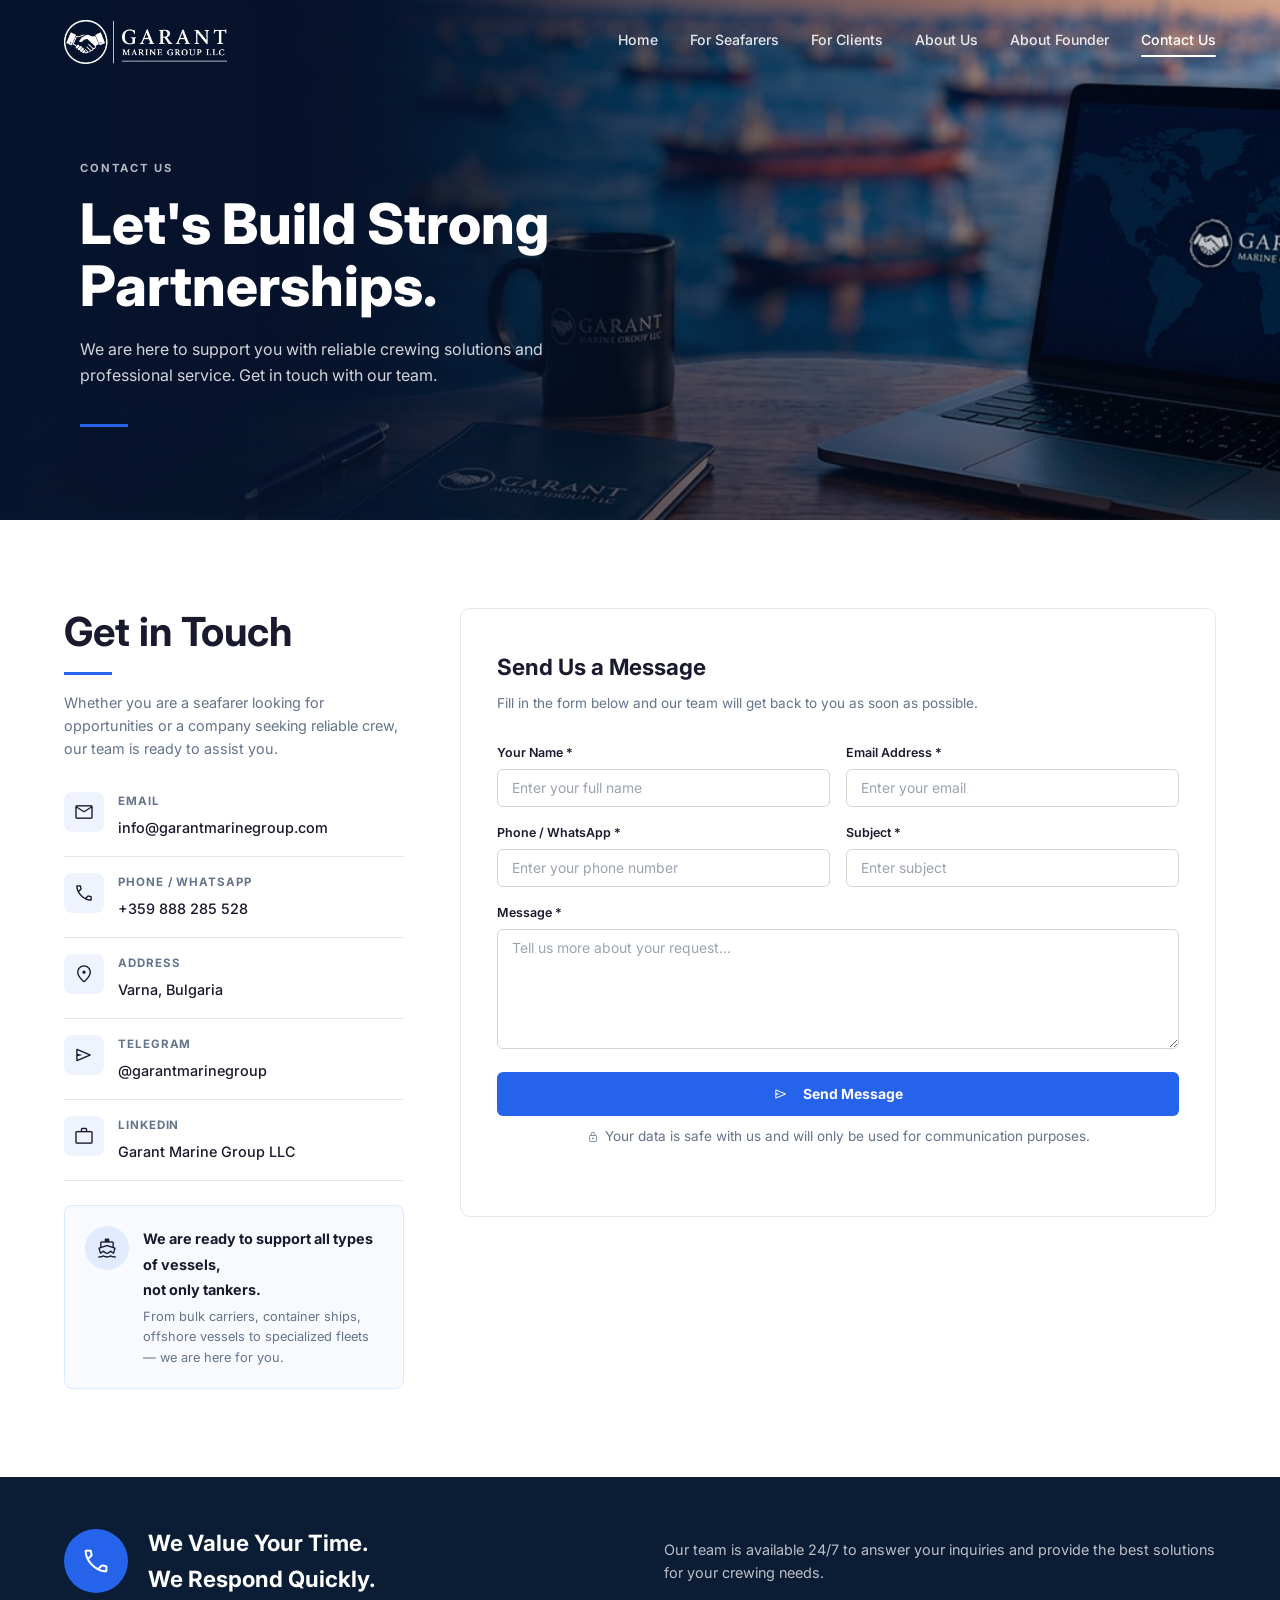
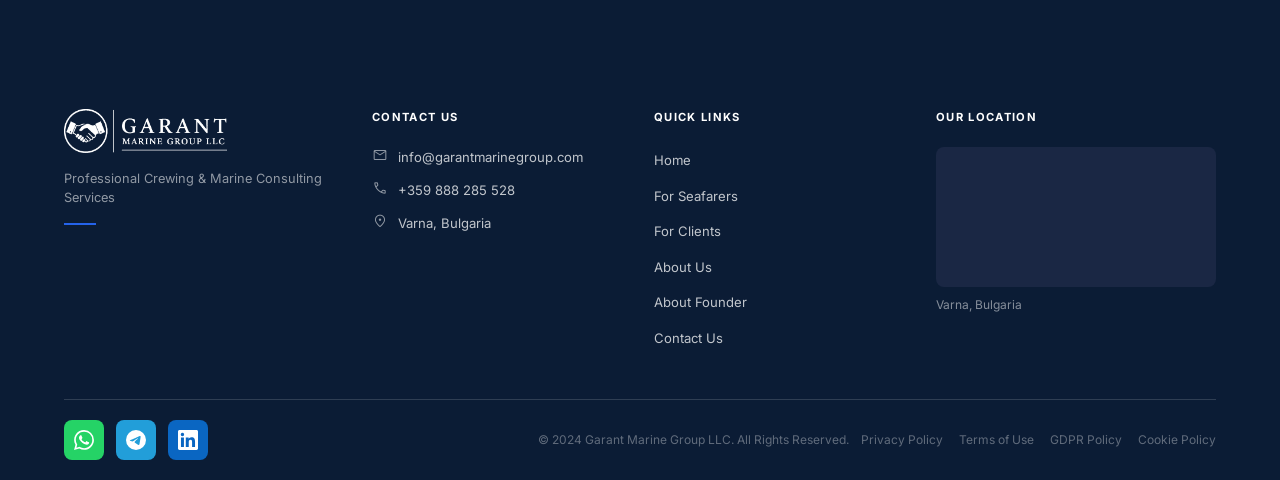
<file: contact.html>
﻿<!DOCTYPE html>
<html lang="en">
<head>
  <meta charset="UTF-8" />
  <meta name="viewport" content="width=device-width, initial-scale=1.0" />
  <title>Contact Us — Garant Marine Group LLC</title>
  <meta name="description" content="Get in touch with Garant Marine Group LLC. We are here to support you with reliable crewing solutions." />
  <link href="https://fonts.googleapis.com/css2?family=Material+Symbols+Rounded:opsz,wght,FILL,GRAD@24,300,0,0" rel="stylesheet" />
  <link rel="stylesheet" href="css/style.css" />
  <style>
    .hero--contact .hero__bg { background-image: url('pictures/contactus1.png'); }
    .hero--contact .hero__content {
      padding: 160px 0 80px 80px;
      max-width: 680px;
    }
    @media (max-width: 900px) {
      .hero--contact .hero__content { padding: 120px 24px 60px 24px; }
    }

    .contact-section { padding: 88px 0; }
    .contact-grid {
      display: grid;
      grid-template-columns: 340px 1fr;
      gap: 56px;
      align-items: start;
    }

    .contact-left h2 { margin-bottom: 8px; }
    .contact-left > p { color: var(--muted); font-size: 0.9rem; line-height: 1.6; margin-top: 8px; }

    .contact-details { margin-top: 32px; }

    .contact-vessels-note {
      margin-top: 24px;
      background: #f8faff;
      border: 1px solid #dbeafe;
      border-radius: 8px;
      padding: 20px;
      display: flex;
      gap: 14px;
      align-items: flex-start;
    }
    .contact-vessels-note__icon {
      width: 44px; height: 44px; flex-shrink: 0;
      background: rgba(37,99,235,0.1);
      border-radius: 50%;
      display: flex; align-items: center; justify-content: center;
    }
    .contact-vessels-note__icon svg { width: 20px; height: 20px; color: var(--blue2); }
    .contact-vessels-note strong { font-size: 0.9rem; }
    .contact-vessels-note p { font-size: 0.8rem; color: var(--muted); margin-top: 4px; }

    /* Right form */
    .contact-form-panel {
      background: #fff;
      border: 1px solid #e2e8f0;
      border-radius: 10px;
      padding: 40px 36px;
    }
    .contact-form-panel h3 { font-size: 1.4rem; margin-bottom: 8px; }
    .contact-form-panel > p { font-size: 0.85rem; color: var(--muted); margin-bottom: 28px; }

    .contact-form-grid {
      display: grid;
      grid-template-columns: 1fr 1fr;
      gap: 16px;
    }
    .contact-form-grid .full { grid-column: 1 / -1; }

    .contact-form-grid label {
      display: block;
      font-size: 0.78rem;
      font-weight: 600;
      color: var(--text);
      margin-bottom: 6px;
    }

    .contact-form-grid input,
    .contact-form-grid textarea {
      width: 100%;
      border: 1px solid #d1d5db;
      border-radius: 6px;
      padding: 10px 14px;
      font-family: inherit;
      font-size: 0.87rem;
      color: var(--text);
      background: #fff;
      transition: border-color 0.2s;
    }

    .contact-form-grid input:focus,
    .contact-form-grid textarea:focus {
      outline: none;
      border-color: var(--blue2);
    }

    .contact-form-grid input::placeholder,
    .contact-form-grid textarea::placeholder { color: #9ca3af; }

    .contact-form-grid textarea { resize: vertical; min-height: 120px; }

    .btn-send {
      width: 100%;
      background: var(--blue2);
      color: #fff;
      border: none;
      border-radius: 6px;
      padding: 14px;
      font-size: 0.87rem;
      font-weight: 700;
      cursor: pointer;
      display: flex;
      align-items: center;
      justify-content: center;
      gap: 8px;
      transition: background 0.2s;
      font-family: inherit;
    }
    .btn-send:hover { background: #1d53c8; }

    .contact-form-note {
      font-size: 0.72rem;
      color: #9ca3af;
      text-align: center;
      margin-top: 10px;
      display: flex;
      align-items: center;
      justify-content: center;
      gap: 6px;
    }

    /* Response banner */
    .response-band {
      background: var(--navy);
      padding: 48px 0;
      color: #fff;
    }
    .response-band__inner {
      display: grid;
      grid-template-columns: 1fr 1fr;
      gap: 48px;
      align-items: center;
    }
    .response-band__left { display: flex; align-items: center; gap: 20px; }
    .response-band__icon {
      width: 64px; height: 64px; flex-shrink: 0;
      background: var(--blue2);
      border-radius: 50%;
      display: flex; align-items: center; justify-content: center;
    }
    .response-band__icon svg { width: 28px; height: 28px; fill: #fff; }
    .response-band__title { font-size: 1.4rem; font-weight: 700; }
    .response-band__right { font-size: 0.9rem; color: rgba(255,255,255,0.72); }

    @media (max-width: 900px) {
      .contact-grid { grid-template-columns: 1fr; }
      .contact-form-grid { grid-template-columns: 1fr; }
      .response-band__inner { grid-template-columns: 1fr; }
    }

    .contact-detail__link {
      color: inherit;
      text-decoration: none;
      transition: color 0.2s;
    }
    .contact-detail__link:hover { color: var(--blue2); }
  </style>
</head>
<body>

<!-- NAV -->
<header>
  <nav class="nav">
    <div class="container">
      <div class="nav__inner">
        <a href="index.html" class="nav__logo">
          <img src="pictures/logo white.png" alt="Garant Marine Group LLC" class="nav__logo-img" />
        </a>
        <div class="nav__links">
          <a href="index.html">Home</a>
          <a href="for-seafarers.html">For Seafarers</a>
          <a href="for-clients.html">For Clients</a>
          <a href="about-us.html">About Us</a>
          <a href="about-founder.html">About Founder</a>
          <a href="contact.html" class="active">Contact Us</a>
        </div>
        <div class="nav__toggle"><span></span><span></span><span></span></div>
      </div>
    </div>
  </nav>
</header>

<!-- HERO -->
<section class="hero hero--contact">
  <div class="hero__bg"></div>
  <div class="hero__overlay"></div>
  <div class="hero__content">
    <p class="hero__label">Contact Us</p>
    <h1 class="hero__title">Let's Build Strong<br>Partnerships.</h1>
    <p class="hero__sub">We are here to support you with reliable crewing solutions and professional service. Get in touch with our team.</p>
    <div class="hero__line"></div>
  </div>
</section>

<!-- CONTACT SECTION -->
<section class="contact-section">
  <div class="container">
    <div class="contact-grid">

      <!-- LEFT -->
      <div class="contact-left">
        <h2>Get in Touch</h2>
        <div class="accent-line"></div>
        <p style="margin-top:16px;">Whether you are a seafarer looking for opportunities or a company seeking reliable crew, our team is ready to assist you.</p>

        <div class="contact-details">
          <div class="contact-detail">
            <div class="contact-detail__icon">
              <span class="ms">mail</span>
            </div>
            <div>
              <div class="contact-detail__label">Email</div>
              <a href="mailto:info@garantmarinegroup.com" class="contact-detail__value contact-detail__link">info@garantmarinegroup.com</a>
            </div>
          </div>
          <div class="contact-detail">
            <div class="contact-detail__icon">
              <span class="ms">phone</span>
            </div>
            <div>
              <div class="contact-detail__label">Phone / WhatsApp</div>
              <a href="https://wa.me/message/TAAPY7XJJZE2J1" target="_blank" rel="noopener" class="contact-detail__value contact-detail__link">+359 888 285 528</a>
            </div>
          </div>
          <div class="contact-detail">
            <div class="contact-detail__icon">
              <span class="ms">location_on</span>
            </div>
            <div>
              <div class="contact-detail__label">Address</div>
              <a href="https://maps.google.com/?q=Varna,Bulgaria" target="_blank" rel="noopener" class="contact-detail__value contact-detail__link">Varna, Bulgaria</a>
            </div>
          </div>
          <div class="contact-detail">
            <div class="contact-detail__icon">
              <span class="ms">send</span>
            </div>
            <div>
              <div class="contact-detail__label">Telegram</div>
              <a href="https://t.me/Garan_Marine_Group_LLC" target="_blank" rel="noopener" class="contact-detail__value contact-detail__link">@garantmarinegroup</a>
            </div>
          </div>
          <div class="contact-detail">
            <div class="contact-detail__icon">
              <span class="ms">work</span>
            </div>
            <div>
              <div class="contact-detail__label">LinkedIn</div>
              <a href="https://www.linkedin.com/in/garant-marine-group-5961413b5" target="_blank" rel="noopener" class="contact-detail__value contact-detail__link">Garant Marine Group LLC</a>
            </div>
          </div>
        </div>

        <div class="contact-vessels-note">
          <div class="contact-vessels-note__icon">
            <span class="ms">directions_boat</span>
          </div>
          <div>
            <strong>We are ready to support all types of vessels,<br>not only tankers.</strong>
            <p>From bulk carriers, container ships, offshore vessels to specialized fleets — we are here for you.</p>
          </div>
        </div>
      </div>

      <!-- RIGHT: Form -->
      <div class="contact-form-panel">
        <h3>Send Us a Message</h3>
        <p>Fill in the form below and our team will get back to you as soon as possible.</p>

        <form class="contact-form-grid" action="#" method="post">
          <div>
            <label for="ct-name">Your Name *</label>
            <input type="text" id="ct-name" name="name" placeholder="Enter your full name" required />
          </div>
          <div>
            <label for="ct-email">Email Address *</label>
            <input type="email" id="ct-email" name="email" placeholder="Enter your email" required />
          </div>
          <div>
            <label for="ct-phone">Phone / WhatsApp *</label>
            <input type="tel" id="ct-phone" name="phone" placeholder="Enter your phone number" required />
          </div>
          <div>
            <label for="ct-subject">Subject *</label>
            <input type="text" id="ct-subject" name="subject" placeholder="Enter subject" required />
          </div>
          <div class="full">
            <label for="ct-msg">Message *</label>
            <textarea id="ct-msg" name="message" rows="6" placeholder="Tell us more about your request..." required></textarea>
          </div>
          <div class="full">
            <button type="submit" class="btn-send">
              <span class="ms" style="font-size:16px;vertical-align:middle;margin-right:6px;">send</span>
              Send Message
            </button>
          </div>
        </form>
        <p class="contact-form-note">
          <span class="ms" style="font-size:12px;vertical-align:middle;">lock</span>
          Your data is safe with us and will only be used for communication purposes.
        </p>
      </div>

    </div>
  </div>
</section>

<!-- RESPONSE BAND -->
<section class="response-band">
  <div class="container">
    <div class="response-band__inner">
      <div class="response-band__left">
        <div class="response-band__icon">
          <span class="ms" style="color:#fff;font-size:32px;">phone</span>
        </div>
        <div class="response-band__title">We Value Your Time.<br>We Respond Quickly.</div>
      </div>
      <div class="response-band__right">
        Our team is available 24/7 to answer your inquiries and provide the best solutions for your crewing needs.
      </div>
    </div>
  </div>
</section>

<!-- FOOTER (with location map col) -->
<footer class="footer">
  <div class="container">
    <div style="display:grid;grid-template-columns:260px 1fr 1fr 280px;gap:48px;padding-bottom:48px;border-bottom:1px solid rgba(255,255,255,0.15);">

      <div>
        <div class="footer__logo">
          <a href="index.html" class="nav__logo">
            <img src="pictures/logo white.png" alt="Garant Marine Group LLC" class="nav__logo-img" />
          </a>
        </div>
        <p class="footer__tagline">Professional Crewing &amp; Marine Consulting Services</p>
        <div class="footer__tagline-line"></div>
      </div>

      <div>
        <div class="footer__heading">Contact Us</div>
        <ul class="footer__contact-list">
          <li class="footer__contact-item">
            <span class="ms">mail</span>
            info@garantmarinegroup.com
          </li>
          <li class="footer__contact-item">
            <span class="ms">phone</span>
            +359 888 285 528
          </li>
          <li class="footer__contact-item">
            <span class="ms">location_on</span>
            Varna, Bulgaria
          </li>
        </ul>
      </div>

      <div>
        <div class="footer__heading">Quick Links</div>
        <ul class="footer__links">
          <li><a href="index.html">Home</a></li>
          <li><a href="for-seafarers.html">For Seafarers</a></li>
          <li><a href="for-clients.html">For Clients</a></li>
          <li><a href="about-us.html">About Us</a></li>
          <li><a href="about-founder.html">About Founder</a></li>
          <li><a href="contact.html">Contact Us</a></li>
        </ul>
      </div>

      <div>
        <div class="footer__heading">Our Location</div>
        <div style="border-radius:8px;overflow:hidden;height:140px;background:#1a2744;display:flex;align-items:center;justify-content:center;">
          <iframe
            src="https://www.google.com/maps/embed?pb=!1m18!1m12!1m3!1d46700!2d27.9166!3d43.2141!2m3!1f0!2f0!3f0!3m2!1i1024!2i768!4f13.1!3m3!1m2!1s0x40a4538e3b28b0b5%3A0x4d3426d3e7e4e0e0!2sVarna%2C%20Bulgaria!5e0!3m2!1sen!2sbg!4v1234567890"
            width="100%" height="140" style="border:0;display:block;" allowfullscreen="" loading="lazy"
            referrerpolicy="no-referrer-when-downgrade" title="Office location Varna Bulgaria"></iframe>
        </div>
        <p style="font-size:0.75rem;color:rgba(255,255,255,0.5);margin-top:8px;">Varna, Bulgaria</p>
      </div>

    </div>

    <div style="display:flex;align-items:center;justify-content:space-between;padding:20px 0;">
      <div class="footer__socials" style="margin:0;">
        <a href="https://wa.me/message/TAAPY7XJJZE2J1" class="footer__social footer__social--wa" target="_blank" rel="noopener" aria-label="WhatsApp">
          <svg viewBox="0 0 24 24"><path d="M17.472 14.382c-.297-.149-1.758-.867-2.03-.967-.273-.099-.471-.148-.67.15-.197.297-.767.966-.94 1.164-.173.199-.347.223-.644.075-.297-.15-1.255-.463-2.39-1.475-.883-.788-1.48-1.761-1.653-2.059-.173-.297-.018-.458.13-.606.134-.133.298-.347.446-.52.149-.174.198-.298.298-.497.099-.198.05-.371-.025-.52-.075-.149-.669-1.612-.916-2.207-.242-.579-.487-.5-.669-.51-.173-.008-.371-.01-.57-.01-.198 0-.52.074-.792.372-.272.297-1.04 1.016-1.04 2.479 0 1.462 1.065 2.875 1.213 3.074.149.198 2.096 3.2 5.077 4.487.709.306 1.262.489 1.694.625.712.227 1.36.195 1.871.118.571-.085 1.758-.719 2.006-1.413.248-.694.248-1.289.173-1.413-.074-.124-.272-.198-.57-.347m-5.421 7.403h-.004a9.87 9.87 0 01-5.031-1.378l-.361-.214-3.741.982.998-3.648-.235-.374a9.86 9.86 0 01-1.51-5.26c.001-5.45 4.436-9.884 9.888-9.884 2.64 0 5.122 1.03 6.988 2.898a9.825 9.825 0 012.893 6.994c-.003 5.45-4.437 9.884-9.885 9.884m8.413-18.297A11.815 11.815 0 0012.05 0C5.495 0 .16 5.335.157 11.892c0 2.096.547 4.142 1.588 5.945L.057 24l6.305-1.654a11.882 11.882 0 005.683 1.448h.005c6.554 0 11.89-5.335 11.893-11.893a11.821 11.821 0 00-3.48-8.413z"/></svg>
        </a>
        <a href="https://t.me/Garan_Marine_Group_LLC" class="footer__social footer__social--tg" target="_blank" rel="noopener" aria-label="Telegram">
          <svg viewBox="0 0 24 24"><path d="M11.944 0A12 12 0 000 12a12 12 0 0012 12 12 12 0 0012-12A12 12 0 0012 0a12 12 0 00-.056 0zm4.962 7.224c.1-.002.321.023.465.14a.506.506 0 01.171.325c.016.093.036.306.02.472-.18 1.898-.962 6.502-1.36 8.627-.168.9-.499 1.201-.82 1.23-.696.065-1.225-.46-1.9-.902-1.056-.693-1.653-1.124-2.678-1.8-1.185-.78-.417-1.21.258-1.91.177-.184 3.247-2.977 3.307-3.23.007-.032.014-.15-.056-.212s-.174-.041-.249-.024c-.106.024-1.793 1.14-5.061 3.345-.48.33-.913.49-1.302.48-.428-.008-1.252-.241-1.865-.44-.752-.245-1.349-.374-1.297-.789.027-.216.325-.437.893-.663 3.498-1.524 5.83-2.529 6.998-3.014 3.332-1.386 4.025-1.627 4.476-1.635z"/></svg>
        </a>
        <a href="https://www.linkedin.com/in/garant-marine-group-5961413b5" class="footer__social footer__social--li" target="_blank" rel="noopener" aria-label="LinkedIn">
          <svg viewBox="0 0 24 24"><path d="M20.447 20.452h-3.554v-5.569c0-1.328-.027-3.037-1.852-3.037-1.853 0-2.136 1.445-2.136 2.939v5.667H9.351V9h3.414v1.561h.046c.477-.9 1.637-1.85 3.37-1.85 3.601 0 4.267 2.37 4.267 5.455v6.286zM5.337 7.433a2.062 2.062 0 01-2.063-2.065 2.064 2.064 0 112.063 2.065zm1.782 13.019H3.555V9h3.564v11.452zM22.225 0H1.771C.792 0 0 .774 0 1.729v20.542C0 23.227.792 24 1.771 24h20.451C23.2 24 24 23.227 24 22.271V1.729C24 .774 23.2 0 22.222 0h.003z"/></svg>
        </a>
      </div>
      <div class="footer__bottom" style="padding:0;">
        <span>© 2024 Garant Marine Group LLC. All Rights Reserved.</span>
        <div class="footer__legal">
          <a href="privacy-policy.html">Privacy Policy</a>
          <a href="terms-of-use.html">Terms of Use</a>
          <a href="gdpr-policy.html">GDPR Policy</a>
          <a href="cookie-policy.html">Cookie Policy</a>
        </div>
      </div>
    </div>

  </div>
</footer>

<script src="js/main.js"></script>
</body>
</html>
</file>
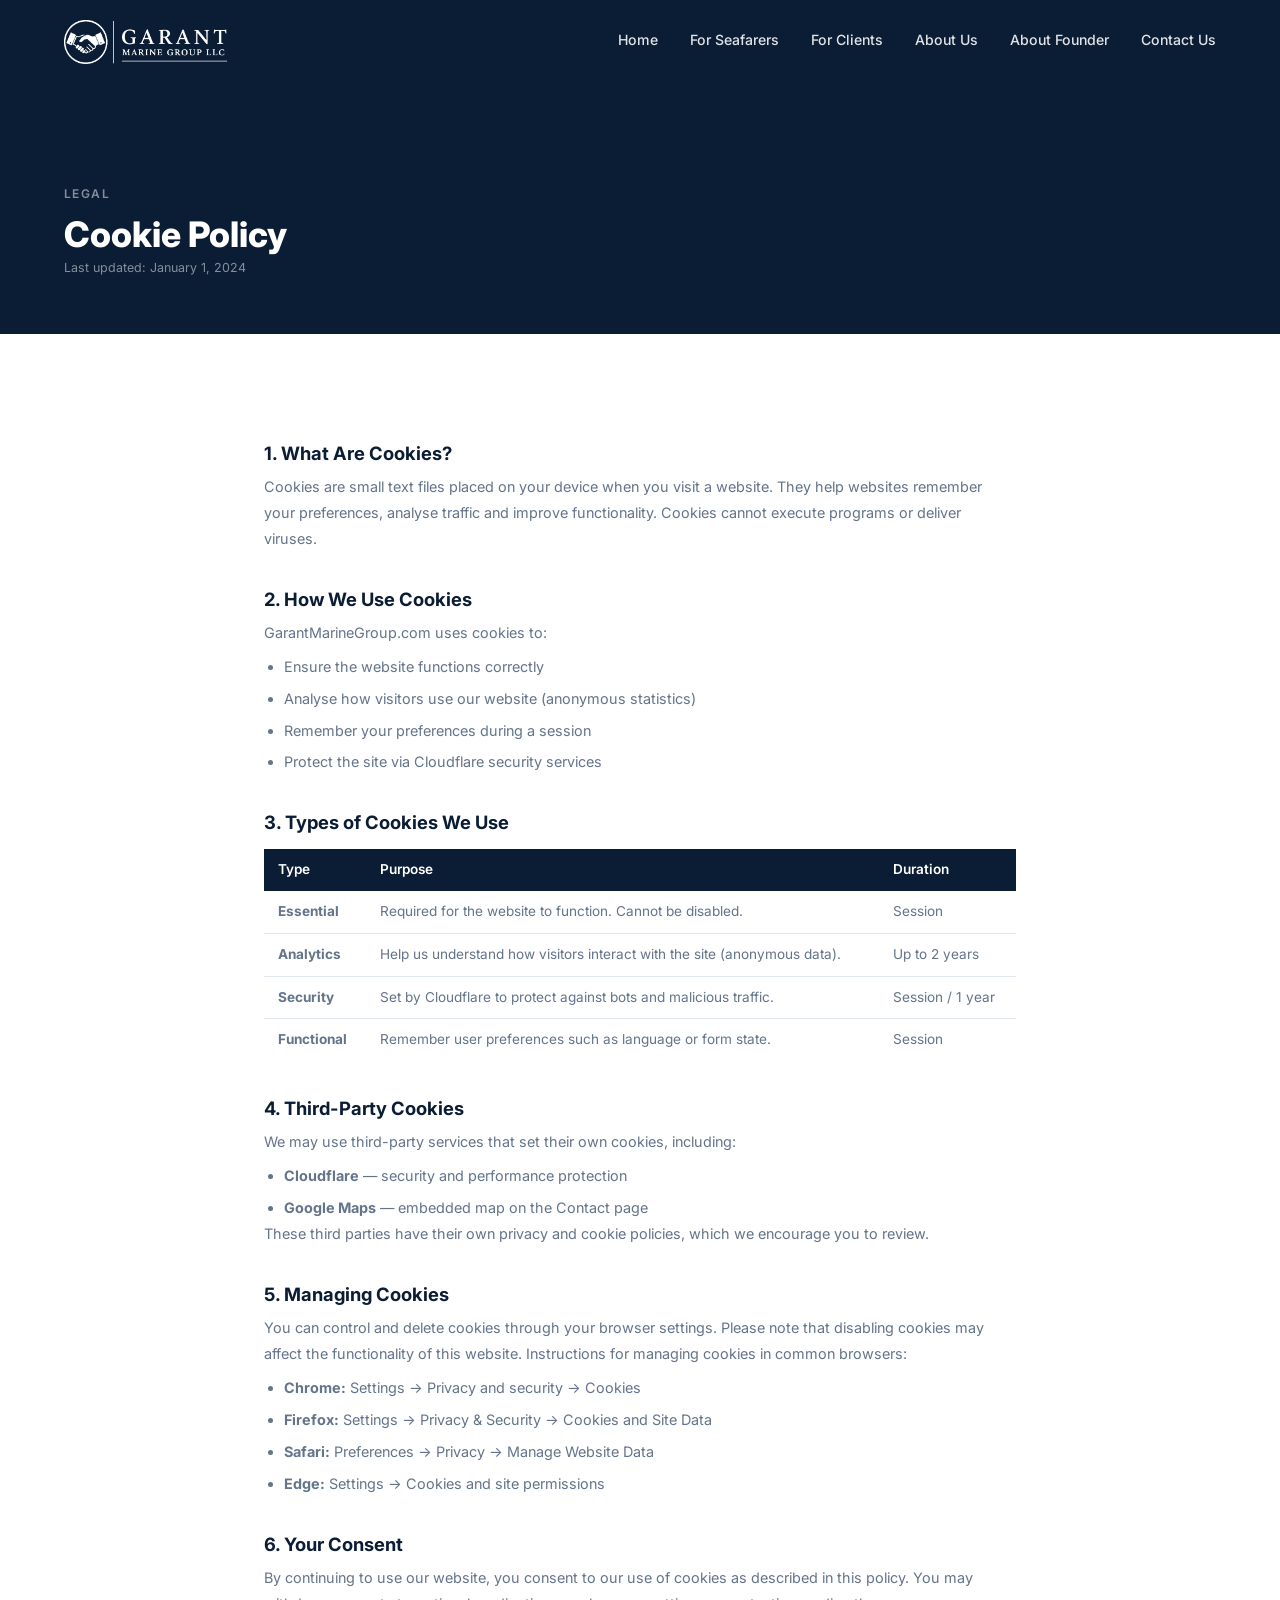
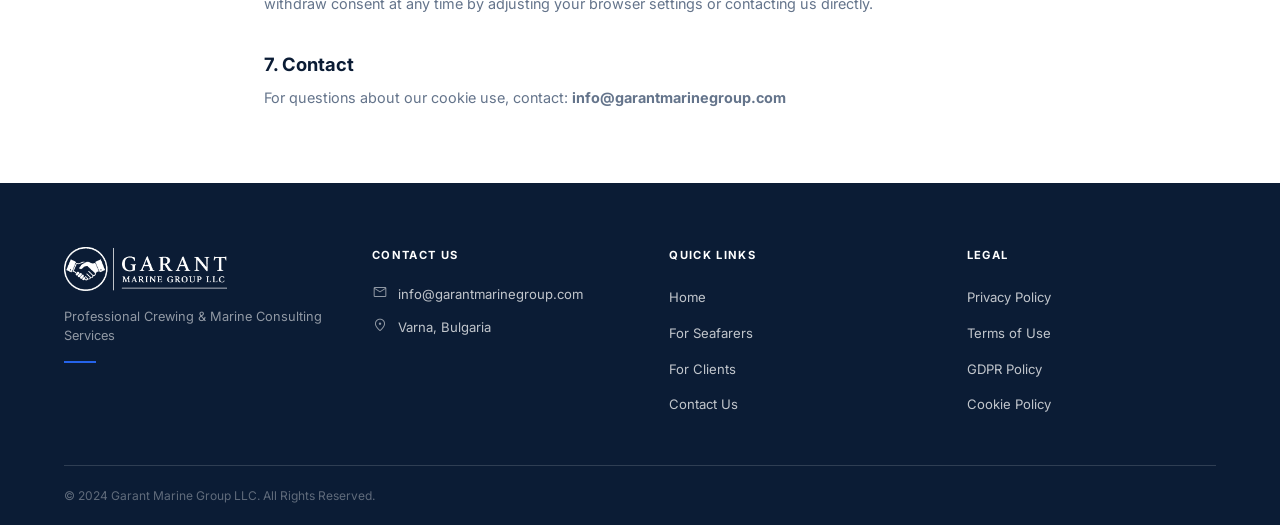
<file: cookie-policy.html>
﻿<!DOCTYPE html>
<html lang="en">
<head>
  <meta charset="UTF-8" />
  <meta name="viewport" content="width=device-width, initial-scale=1.0" />
  <title>Cookie Policy — Garant Marine Group LLC</title>
  <link href="https://fonts.googleapis.com/css2?family=Material+Symbols+Rounded:opsz,wght,FILL,GRAD@24,300,0,0" rel="stylesheet" />
  <link rel="stylesheet" href="css/style.css" />
  <style>
    .legal-hero { background: var(--navy); padding: 100px 0 56px; }
    .legal-hero .section-label { color: rgba(255,255,255,0.5); }
    .legal-hero h1 { color: #fff; font-size: 2.2rem; margin-top: 8px; }
    .legal-body { padding: 72px 0; }
    .legal-body .container { max-width: 800px; }
    .legal-body h2 { font-size: 1.15rem; font-weight: 700; margin: 36px 0 10px; color: var(--navy); }
    .legal-body p, .legal-body li { font-size: 0.9rem; color: var(--muted); line-height: 1.8; }
    .legal-body ul { padding-left: 20px; margin-top: 8px; display: flex; flex-direction: column; gap: 6px; list-style: disc; }
    .legal-body p + p { margin-top: 10px; }
    .legal-updated { font-size: 0.78rem; color: rgba(255,255,255,0.5); margin-top: 4px; }
    .cookie-table { width: 100%; border-collapse: collapse; margin-top: 16px; font-size: 0.85rem; }
    .cookie-table th { background: var(--navy); color: #fff; padding: 10px 14px; text-align: left; font-weight: 600; }
    .cookie-table td { padding: 10px 14px; border-bottom: 1px solid #e2e8f0; color: var(--muted); vertical-align: top; }
    .cookie-table tr:last-child td { border-bottom: none; }
  </style>
</head>
<body>
<header>
  <nav class="nav nav--dark">
    <div class="container">
      <div class="nav__inner">
        <a href="index.html" class="nav__logo">
          <img src="pictures/logo white.png" alt="Garant Marine Group LLC" class="nav__logo-img" />
        </a>
        <div class="nav__links">
          <a href="index.html">Home</a><a href="for-seafarers.html">For Seafarers</a>
          <a href="for-clients.html">For Clients</a><a href="about-us.html">About Us</a>
          <a href="about-founder.html">About Founder</a><a href="contact.html">Contact Us</a>
        </div>
        <div class="nav__toggle"><span></span><span></span><span></span></div>
      </div>
    </div>
  </nav>
</header>

<section class="legal-hero">
  <div class="container">
    <p class="section-label">Legal</p>
    <h1>Cookie Policy</h1>
    <p class="legal-updated">Last updated: January 1, 2024</p>
  </div>
</section>

<section class="legal-body">
  <div class="container">

    <h2>1. What Are Cookies?</h2>
    <p>Cookies are small text files placed on your device when you visit a website. They help websites remember your preferences, analyse traffic and improve functionality. Cookies cannot execute programs or deliver viruses.</p>

    <h2>2. How We Use Cookies</h2>
    <p>GarantMarineGroup.com uses cookies to:</p>
    <ul>
      <li>Ensure the website functions correctly</li>
      <li>Analyse how visitors use our website (anonymous statistics)</li>
      <li>Remember your preferences during a session</li>
      <li>Protect the site via Cloudflare security services</li>
    </ul>

    <h2>3. Types of Cookies We Use</h2>
    <table class="cookie-table">
      <thead>
        <tr><th>Type</th><th>Purpose</th><th>Duration</th></tr>
      </thead>
      <tbody>
        <tr>
          <td><strong>Essential</strong></td>
          <td>Required for the website to function. Cannot be disabled.</td>
          <td>Session</td>
        </tr>
        <tr>
          <td><strong>Analytics</strong></td>
          <td>Help us understand how visitors interact with the site (anonymous data).</td>
          <td>Up to 2 years</td>
        </tr>
        <tr>
          <td><strong>Security</strong></td>
          <td>Set by Cloudflare to protect against bots and malicious traffic.</td>
          <td>Session / 1 year</td>
        </tr>
        <tr>
          <td><strong>Functional</strong></td>
          <td>Remember user preferences such as language or form state.</td>
          <td>Session</td>
        </tr>
      </tbody>
    </table>

    <h2>4. Third-Party Cookies</h2>
    <p>We may use third-party services that set their own cookies, including:</p>
    <ul>
      <li><strong>Cloudflare</strong> — security and performance protection</li>
      <li><strong>Google Maps</strong> — embedded map on the Contact page</li>
    </ul>
    <p>These third parties have their own privacy and cookie policies, which we encourage you to review.</p>

    <h2>5. Managing Cookies</h2>
    <p>You can control and delete cookies through your browser settings. Please note that disabling cookies may affect the functionality of this website. Instructions for managing cookies in common browsers:</p>
    <ul>
      <li><strong>Chrome:</strong> Settings → Privacy and security → Cookies</li>
      <li><strong>Firefox:</strong> Settings → Privacy & Security → Cookies and Site Data</li>
      <li><strong>Safari:</strong> Preferences → Privacy → Manage Website Data</li>
      <li><strong>Edge:</strong> Settings → Cookies and site permissions</li>
    </ul>

    <h2>6. Your Consent</h2>
    <p>By continuing to use our website, you consent to our use of cookies as described in this policy. You may withdraw consent at any time by adjusting your browser settings or contacting us directly.</p>

    <h2>7. Contact</h2>
    <p>For questions about our cookie use, contact: <strong>info@garantmarinegroup.com</strong></p>

  </div>
</section>

<footer class="footer">
  <div class="container">
    <div class="footer__grid">
      <div>
        <a href="index.html" class="nav__logo footer__logo"><img src="pictures/logo white.png" alt="Garant Marine Group LLC" class="nav__logo-img" /></a>
        <p class="footer__tagline">Professional Crewing &amp; Marine Consulting Services</p>
        <div class="footer__tagline-line"></div>
      </div>
      <div>
        <div class="footer__heading">Contact Us</div>
        <ul class="footer__contact-list">
          <li class="footer__contact-item"><span class="ms">mail</span>info@garantmarinegroup.com</li>
          <li class="footer__contact-item"><span class="ms">location_on</span>Varna, Bulgaria</li>
        </ul>
      </div>
      <div>
        <div class="footer__heading">Quick Links</div>
        <ul class="footer__links">
          <li><a href="index.html">Home</a></li><li><a href="for-seafarers.html">For Seafarers</a></li>
          <li><a href="for-clients.html">For Clients</a></li><li><a href="contact.html">Contact Us</a></li>
        </ul>
      </div>
      <div>
        <div class="footer__heading">Legal</div>
        <ul class="footer__links">
          <li><a href="privacy-policy.html">Privacy Policy</a></li>
          <li><a href="terms-of-use.html">Terms of Use</a></li>
          <li><a href="gdpr-policy.html">GDPR Policy</a></li>
          <li><a href="cookie-policy.html">Cookie Policy</a></li>
        </ul>
      </div>
    </div>
    <div class="footer__bottom">© 2024 Garant Marine Group LLC. All Rights Reserved.</div>
  </div>
</footer>
<script src="js/main.js"></script>
</body>
</html>
</file>
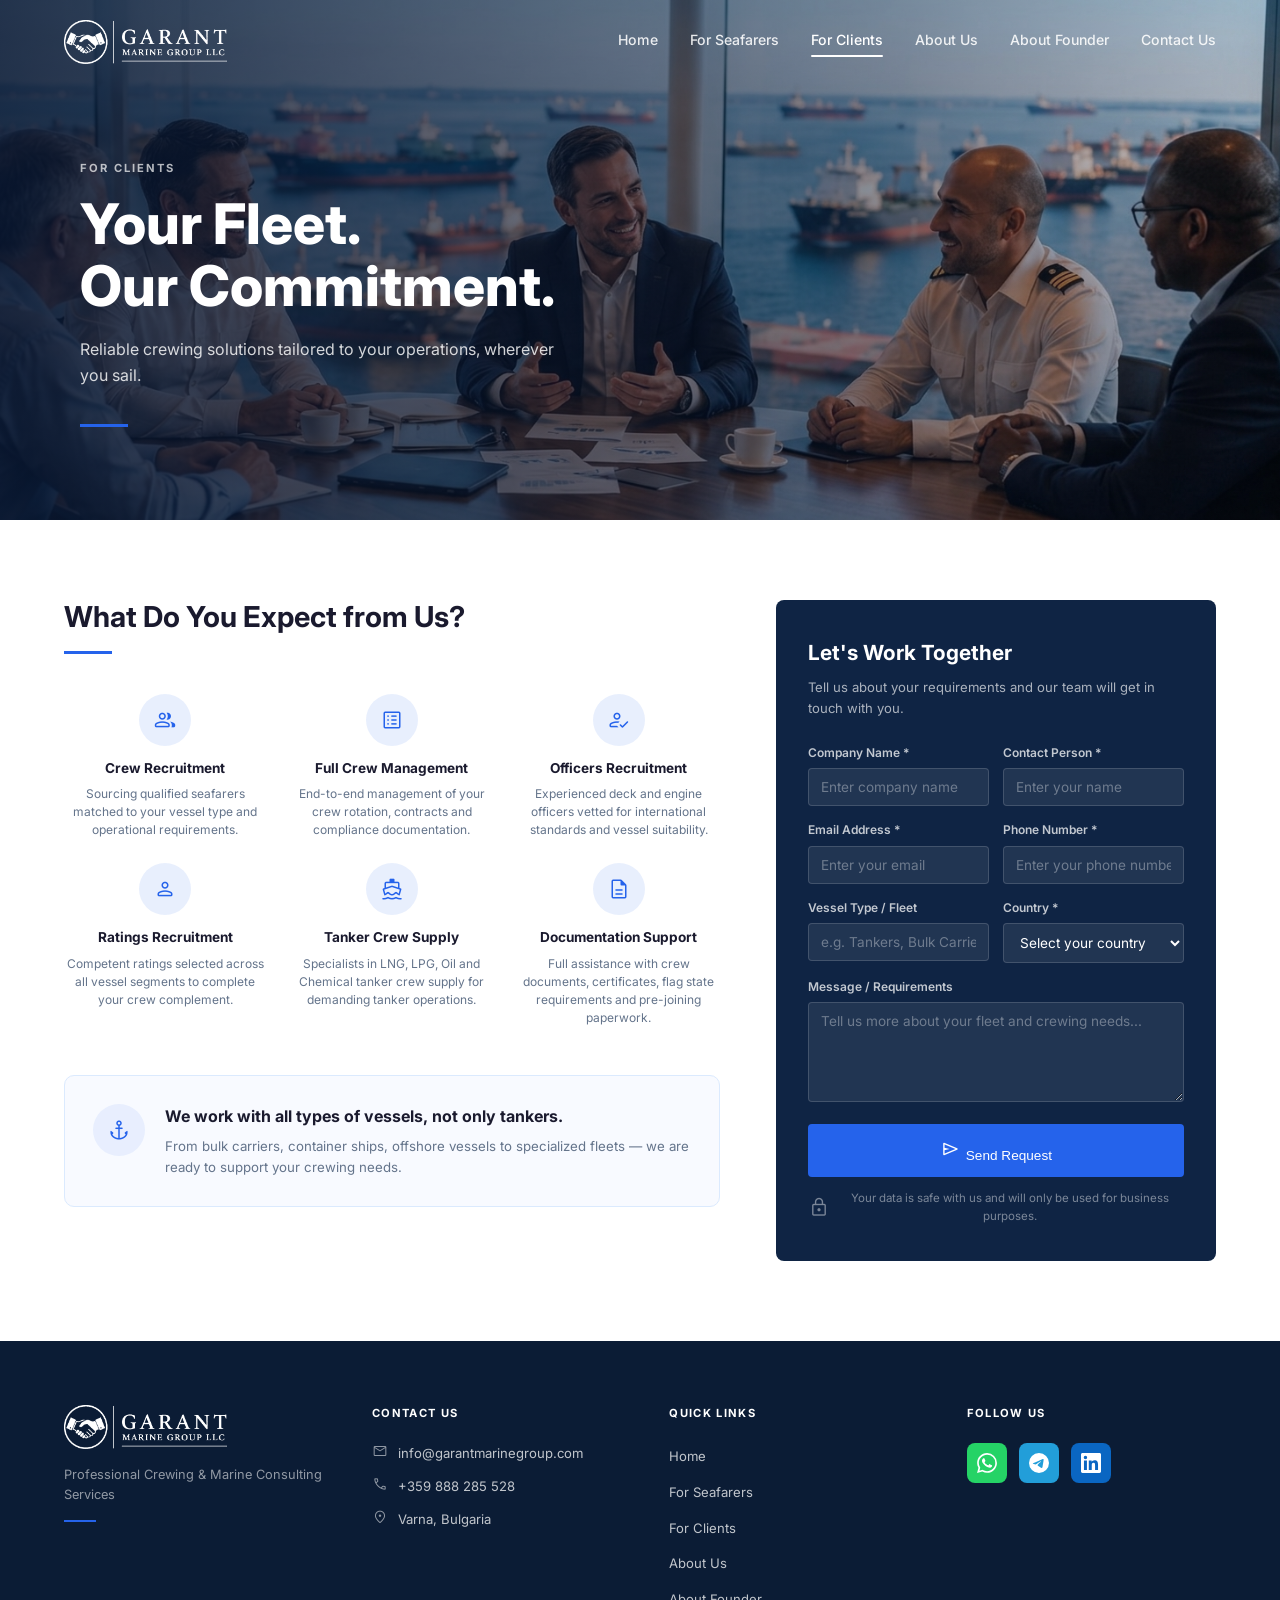
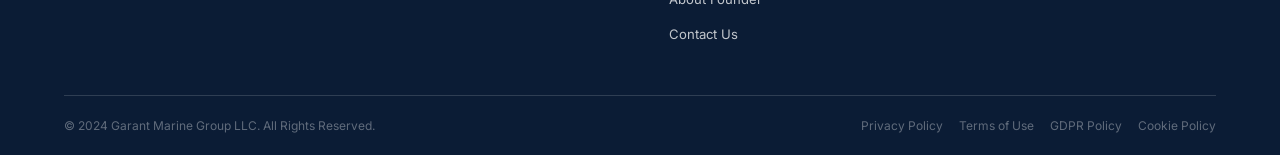
<file: for-clients.html>
﻿<!DOCTYPE html>
<html lang="en">
<head>
  <meta charset="UTF-8" />
  <meta name="viewport" content="width=device-width, initial-scale=1.0" />
  <title>For Clients — Garant Marine Group LLC</title>
  <meta name="description" content="Professional crew recruitment and full crew management for shipowners. LNG, LPG, tanker crew supply and documentation support." />
  <link href="https://fonts.googleapis.com/css2?family=Material+Symbols+Rounded:opsz,wght,FILL,GRAD@24,300,0,0" rel="stylesheet" />
  <link rel="stylesheet" href="css/style.css" />
  <style>
    .hero--clients .hero__bg { background-image: url('pictures/forclients1.png'); }
    .hero--clients .hero__content {
      padding: 160px 0 80px 80px;
      max-width: 680px;
    }
    @media (max-width: 900px) {
      .hero--clients .hero__content { padding: 120px 24px 60px 24px; }
    }

    .clients-main {
      display: grid;
      grid-template-columns: 1fr 440px;
      gap: 56px;
      align-items: start;
      padding: 80px 0;
    }

    .expect-heading { font-size: 1.8rem; font-weight: 700; margin-bottom: 8px; }
    .expect-cards {
      display: grid;
      grid-template-columns: repeat(3, 1fr);
      gap: 24px;
      margin: 40px 0 48px;
    }
    .expect-card { text-align: center; }
    .expect-card__icon {
      width: 52px; height: 52px;
      background: rgba(37,99,235,0.1);
      border-radius: 50%;
      margin: 0 auto 12px;
      display: flex; align-items: center; justify-content: center;
    }
    .expect-card__icon svg { width: 24px; height: 24px; color: var(--blue2); }
    .expect-card__title { font-size: 0.85rem; font-weight: 700; margin-bottom: 6px; }
    .expect-card__text  { font-size: 0.75rem; color: var(--muted); line-height: 1.5; }

    .vessels-banner {
      background: #f8faff;
      border: 1px solid #dbeafe;
      border-radius: 10px;
      padding: 28px 28px;
      display: flex;
      gap: 20px;
      align-items: flex-start;
    }
    .vessels-banner__icon {
      width: 52px; height: 52px; flex-shrink: 0;
      background: rgba(37,99,235,0.08);
      border-radius: 50%;
      display: flex; align-items: center; justify-content: center;
    }
    .vessels-banner__icon svg { width: 26px; height: 26px; color: var(--blue2); }
    .vessels-banner__title { font-size: 1rem; font-weight: 700; margin-bottom: 6px; }
    .vessels-banner__text  { font-size: 0.83rem; color: var(--muted); }

    @media (max-width: 1024px) {
      .expect-cards { grid-template-columns: repeat(2, 1fr); }
    }
    @media (max-width: 900px) {
      .clients-main { grid-template-columns: 1fr; }
      .expect-cards { grid-template-columns: repeat(2, 1fr); }
    }
  </style>
</head>
<body>

<!-- NAV -->
<header>
  <nav class="nav">
    <div class="container">
      <div class="nav__inner">
        <a href="index.html" class="nav__logo">
          <img src="pictures/logo white.png" alt="Garant Marine Group LLC" class="nav__logo-img" />
        </a>
        <div class="nav__links">
          <a href="index.html">Home</a>
          <a href="for-seafarers.html">For Seafarers</a>
          <a href="for-clients.html" class="active">For Clients</a>
          <a href="about-us.html">About Us</a>
          <a href="about-founder.html">About Founder</a>
          <a href="contact.html">Contact Us</a>
        </div>
        <div class="nav__toggle"><span></span><span></span><span></span></div>
      </div>
    </div>
  </nav>
</header>

<!-- HERO -->
<section class="hero hero--clients">
  <div class="hero__bg"></div>
  <div class="hero__overlay"></div>
  <div class="hero__content">
    <p class="hero__label">For Clients</p>
    <h1 class="hero__title">Your Fleet.<br>Our Commitment.</h1>
    <p class="hero__sub">Reliable crewing solutions tailored to your operations, wherever you sail.</p>
    <div class="hero__line"></div>
  </div>
</section>

<!-- MAIN -->
<section>
  <div class="container">
    <div class="clients-main">

      <!-- LEFT -->
      <div>
        <h2 class="expect-heading">What Do You Expect from Us?</h2>
        <div class="accent-line"></div>

        <div class="expect-cards">
          <div class="expect-card">
            <div class="expect-card__icon">
              <span class="ms">group</span>
            </div>
            <div class="expect-card__title">Crew Recruitment</div>
            <div class="expect-card__text">Sourcing qualified seafarers matched to your vessel type and operational requirements.</div>
          </div>
          <div class="expect-card">
            <div class="expect-card__icon">
              <span class="ms">list_alt</span>
            </div>
            <div class="expect-card__title">Full Crew Management</div>
            <div class="expect-card__text">End-to-end management of your crew rotation, contracts and compliance documentation.</div>
          </div>
          <div class="expect-card">
            <div class="expect-card__icon">
              <span class="ms">how_to_reg</span>
            </div>
            <div class="expect-card__title">Officers Recruitment</div>
            <div class="expect-card__text">Experienced deck and engine officers vetted for international standards and vessel suitability.</div>
          </div>
          <div class="expect-card">
            <div class="expect-card__icon">
              <span class="ms">person</span>
            </div>
            <div class="expect-card__title">Ratings Recruitment</div>
            <div class="expect-card__text">Competent ratings selected across all vessel segments to complete your crew complement.</div>
          </div>
          <div class="expect-card">
            <div class="expect-card__icon">
              <span class="ms">directions_boat</span>
            </div>
            <div class="expect-card__title">Tanker Crew Supply</div>
            <div class="expect-card__text">Specialists in LNG, LPG, Oil and Chemical tanker crew supply for demanding tanker operations.</div>
          </div>
          <div class="expect-card">
            <div class="expect-card__icon">
              <span class="ms">description</span>
            </div>
            <div class="expect-card__title">Documentation Support</div>
            <div class="expect-card__text">Full assistance with crew documents, certificates, flag state requirements and pre-joining paperwork.</div>
          </div>
        </div>

        <div class="vessels-banner">
          <div class="vessels-banner__icon">
            <span class="ms">anchor</span>
          </div>
          <div>
            <div class="vessels-banner__title">We work with all types of vessels, not only tankers.</div>
            <div class="vessels-banner__text">From bulk carriers, container ships, offshore vessels to specialized fleets — we are ready to support your crewing needs.</div>
          </div>
        </div>
      </div>

      <!-- RIGHT: Form -->
      <div class="form-panel">
        <div class="form-panel__title">Let's Work Together</div>
        <p class="form-panel__sub">Tell us about your requirements and our team will get in touch with you.</p>

        <form class="form-grid" action="#" method="post">
          <div class="form-group">
            <label for="cl-company">Company Name *</label>
            <input type="text" id="cl-company" name="company" placeholder="Enter company name" required />
          </div>
          <div class="form-group">
            <label for="cl-contact">Contact Person *</label>
            <input type="text" id="cl-contact" name="contact" placeholder="Enter your name" required />
          </div>
          <div class="form-group">
            <label for="cl-email">Email Address *</label>
            <input type="email" id="cl-email" name="email" placeholder="Enter your email" required />
          </div>
          <div class="form-group">
            <label for="cl-phone">Phone Number *</label>
            <input type="tel" id="cl-phone" name="phone" placeholder="Enter your phone number" required />
          </div>
          <div class="form-group">
            <label for="cl-vessel">Vessel Type / Fleet</label>
            <input type="text" id="cl-vessel" name="vessel" placeholder="e.g. Tankers, Bulk Carriers, Offshore, etc." />
          </div>
          <div class="form-group">
            <label for="cl-country">Country *</label>
            <select id="cl-country" name="country" required>
              <option value="" disabled selected>Select your country</option>
              <option>Varna, Bulgaria</option>
              <option>Greece</option>
              <option>Cyprus</option>
              <option>Norway</option>
              <option>Singapore</option>
              <option>Other</option>
            </select>
          </div>
          <div class="form-group full">
            <label for="cl-msg">Message / Requirements</label>
            <textarea id="cl-msg" name="message" rows="4" placeholder="Tell us more about your fleet and crewing needs..."></textarea>
          </div>
          <div class="form-group full">
            <button type="submit" class="btn--blue-solid">
              <span class="ms">send</span>
              Send Request
            </button>
          </div>
        </form>
        <p class="form-note">
          <span class="ms">lock</span>
          Your data is safe with us and will only be used for business purposes.
        </p>
      </div>

    </div>
  </div>
</section>

<!-- FOOTER -->
<footer class="footer">
  <div class="container">
    <div class="footer__grid">
      <div>
        <div class="footer__logo">
          <a href="index.html" class="nav__logo">
            <img src="pictures/logo white.png" alt="Garant Marine Group LLC" class="nav__logo-img" />
          </a>
        </div>
        <p class="footer__tagline">Professional Crewing &amp; Marine Consulting Services</p>
        <div class="footer__tagline-line"></div>
      </div>
      <div>
        <div class="footer__heading">Contact Us</div>
        <ul class="footer__contact-list">
          <li class="footer__contact-item">
            <span class="ms">mail</span>
            info@garantmarinegroup.com
          </li>
          <li class="footer__contact-item">
            <span class="ms">phone</span>
            +359 888 285 528
          </li>
          <li class="footer__contact-item">
            <span class="ms">location_on</span>
            Varna, Bulgaria
          </li>
        </ul>
      </div>
      <div>
        <div class="footer__heading">Quick Links</div>
        <ul class="footer__links">
          <li><a href="index.html">Home</a></li>
          <li><a href="for-seafarers.html">For Seafarers</a></li>
          <li><a href="for-clients.html">For Clients</a></li>
          <li><a href="about-us.html">About Us</a></li>
          <li><a href="about-founder.html">About Founder</a></li>
          <li><a href="contact.html">Contact Us</a></li>
        </ul>
      </div>
      <div>
        <div class="footer__heading">Follow Us</div>
        <div class="footer__socials">
          <a href="https://wa.me/message/TAAPY7XJJZE2J1" class="footer__social footer__social--wa" target="_blank" rel="noopener" aria-label="WhatsApp">
            <svg viewBox="0 0 24 24"><path d="M17.472 14.382c-.297-.149-1.758-.867-2.03-.967-.273-.099-.471-.148-.67.15-.197.297-.767.966-.94 1.164-.173.199-.347.223-.644.075-.297-.15-1.255-.463-2.39-1.475-.883-.788-1.48-1.761-1.653-2.059-.173-.297-.018-.458.13-.606.134-.133.298-.347.446-.52.149-.174.198-.298.298-.497.099-.198.05-.371-.025-.52-.075-.149-.669-1.612-.916-2.207-.242-.579-.487-.5-.669-.51-.173-.008-.371-.01-.57-.01-.198 0-.52.074-.792.372-.272.297-1.04 1.016-1.04 2.479 0 1.462 1.065 2.875 1.213 3.074.149.198 2.096 3.2 5.077 4.487.709.306 1.262.489 1.694.625.712.227 1.36.195 1.871.118.571-.085 1.758-.719 2.006-1.413.248-.694.248-1.289.173-1.413-.074-.124-.272-.198-.57-.347m-5.421 7.403h-.004a9.87 9.87 0 01-5.031-1.378l-.361-.214-3.741.982.998-3.648-.235-.374a9.86 9.86 0 01-1.51-5.26c.001-5.45 4.436-9.884 9.888-9.884 2.64 0 5.122 1.03 6.988 2.898a9.825 9.825 0 012.893 6.994c-.003 5.45-4.437 9.884-9.885 9.884m8.413-18.297A11.815 11.815 0 0012.05 0C5.495 0 .16 5.335.157 11.892c0 2.096.547 4.142 1.588 5.945L.057 24l6.305-1.654a11.882 11.882 0 005.683 1.448h.005c6.554 0 11.89-5.335 11.893-11.893a11.821 11.821 0 00-3.48-8.413z"/></svg>
          </a>
          <a href="https://t.me/Garan_Marine_Group_LLC" class="footer__social footer__social--tg" target="_blank" rel="noopener" aria-label="Telegram">
            <svg viewBox="0 0 24 24"><path d="M11.944 0A12 12 0 000 12a12 12 0 0012 12 12 12 0 0012-12A12 12 0 0012 0a12 12 0 00-.056 0zm4.962 7.224c.1-.002.321.023.465.14a.506.506 0 01.171.325c.016.093.036.306.02.472-.18 1.898-.962 6.502-1.36 8.627-.168.9-.499 1.201-.82 1.23-.696.065-1.225-.46-1.9-.902-1.056-.693-1.653-1.124-2.678-1.8-1.185-.78-.417-1.21.258-1.91.177-.184 3.247-2.977 3.307-3.23.007-.032.014-.15-.056-.212s-.174-.041-.249-.024c-.106.024-1.793 1.14-5.061 3.345-.48.33-.913.49-1.302.48-.428-.008-1.252-.241-1.865-.44-.752-.245-1.349-.374-1.297-.789.027-.216.325-.437.893-.663 3.498-1.524 5.83-2.529 6.998-3.014 3.332-1.386 4.025-1.627 4.476-1.635z"/></svg>
          </a>
          <a href="https://www.linkedin.com/in/garant-marine-group-5961413b5" class="footer__social footer__social--li" target="_blank" rel="noopener" aria-label="LinkedIn">
            <svg viewBox="0 0 24 24"><path d="M20.447 20.452h-3.554v-5.569c0-1.328-.027-3.037-1.852-3.037-1.853 0-2.136 1.445-2.136 2.939v5.667H9.351V9h3.414v1.561h.046c.477-.9 1.637-1.85 3.37-1.85 3.601 0 4.267 2.37 4.267 5.455v6.286zM5.337 7.433a2.062 2.062 0 01-2.063-2.065 2.064 2.064 0 112.063 2.065zm1.782 13.019H3.555V9h3.564v11.452zM22.225 0H1.771C.792 0 0 .774 0 1.729v20.542C0 23.227.792 24 1.771 24h20.451C23.2 24 24 23.227 24 22.271V1.729C24 .774 23.2 0 22.222 0h.003z"/></svg>
          </a>
        </div>
      </div>
    </div>
    <div class="footer__bottom">
      <span>© 2024 Garant Marine Group LLC. All Rights Reserved.</span>
      <div class="footer__legal">
        <a href="privacy-policy.html">Privacy Policy</a>
        <a href="terms-of-use.html">Terms of Use</a>
        <a href="gdpr-policy.html">GDPR Policy</a>
        <a href="cookie-policy.html">Cookie Policy</a>
      </div>
    </div>
  </div>
</footer>

<script src="js/main.js"></script>
</body>
</html>
</file>
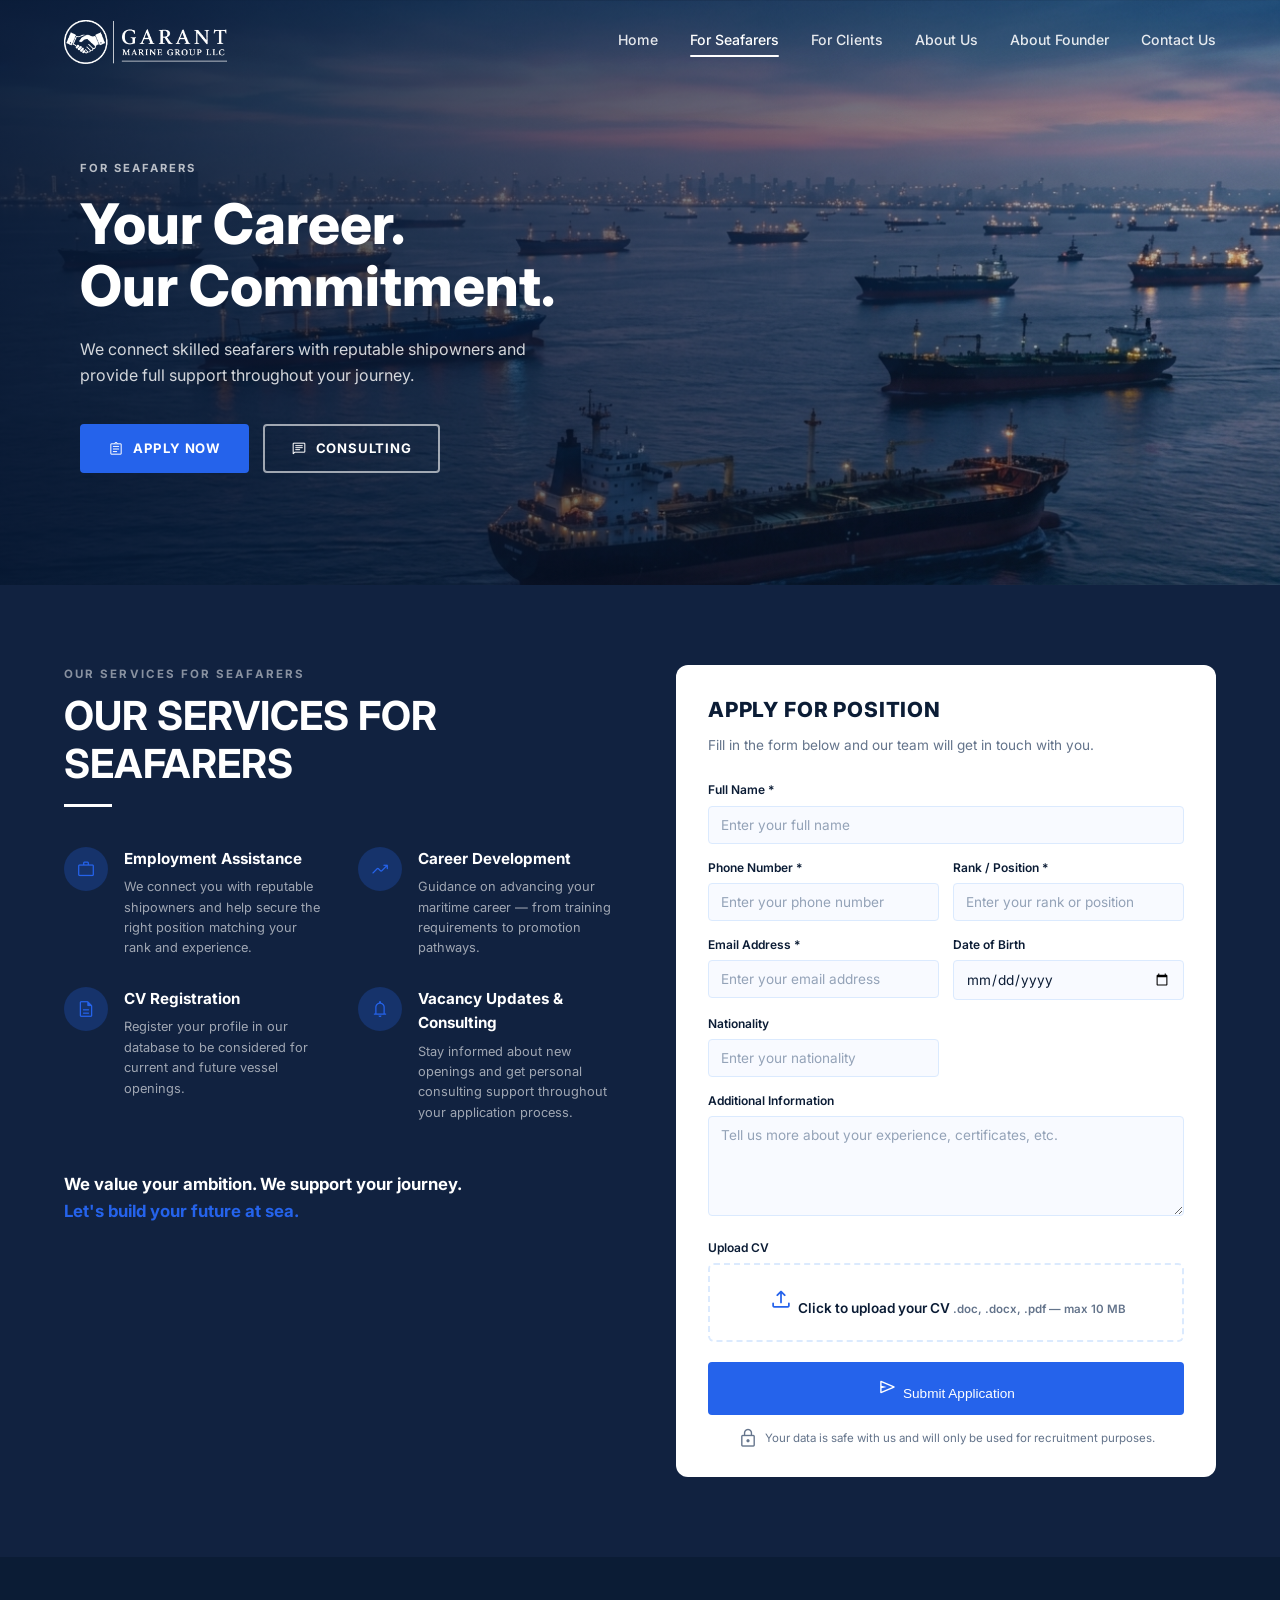
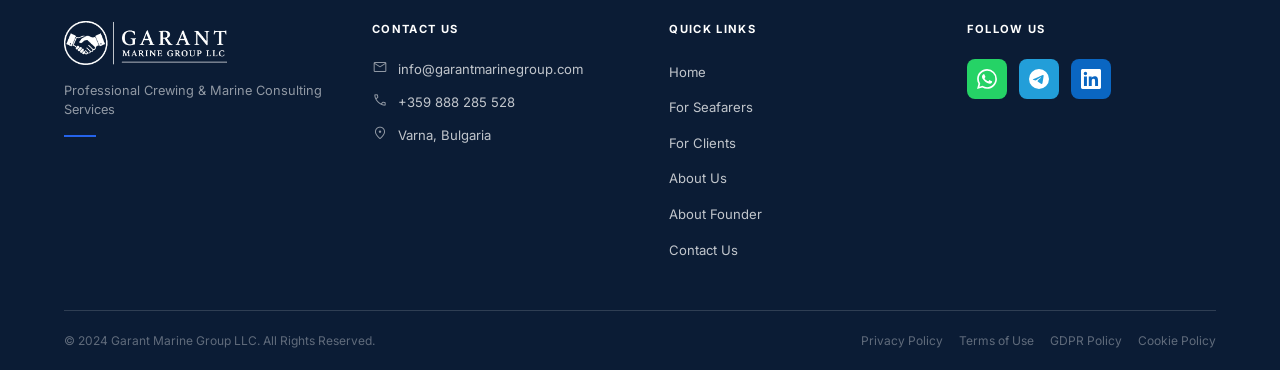
<file: for-seafarers.html>
﻿<!DOCTYPE html>
<html lang="en">
<head>
  <meta charset="UTF-8" />
  <meta name="viewport" content="width=device-width, initial-scale=1.0" />
  <title>For Seafarers — Garant Marine Group LLC</title>
  <meta name="description" content="Career opportunities for seafarers. Employment assistance, career development, CV registration and consulting." />
  <link href="https://fonts.googleapis.com/css2?family=Material+Symbols+Rounded:opsz,wght,FILL,GRAD@24,300,0,0" rel="stylesheet" />
  <link rel="stylesheet" href="css/style.css" />
  <style>
    .hero--seafarers .hero__bg { background-image: url('pictures/forseafarers1.png'); }
    .hero--seafarers .hero__content {
      padding: 160px 0 80px 80px;
      max-width: 680px;
    }
    @media (max-width: 900px) {
      .hero--seafarers .hero__content { padding: 120px 24px 60px 24px; }
    }

    /* Dark section wrapper */
    .seafarers-dark {
      background: #112240;
      color: #fff;
    }

    .seafarers-main {
      display: grid;
      grid-template-columns: 1fr 540px;
      gap: 56px;
      align-items: start;
      padding: 80px 0;
    }

    /* Section heading on dark */
    .seafarers-dark .section-label {
      font-size: 0.72rem; font-weight: 700; letter-spacing: 0.18em;
      text-transform: uppercase; color: rgba(255,255,255,0.5); margin-bottom: 8px;
    }
    .seafarers-dark h2 { color: #fff; }
    .seafarers-dark .accent-line { background: #fff; }

    /* Services grid */
    .services-grid {
      display: grid;
      grid-template-columns: repeat(2, 1fr);
      gap: 28px 32px;
      margin-top: 40px;
    }
    .service-card {
      display: flex;
      gap: 16px;
      align-items: flex-start;
    }
    .service-card__icon {
      width: 44px; height: 44px; flex-shrink: 0;
      background: rgba(37,99,235,0.25);
      border-radius: 50%;
      display: flex; align-items: center; justify-content: center;
    }
    .service-card__icon svg { width: 20px; height: 20px; color: var(--blue2); }
    .service-card__title { font-size: 0.95rem; font-weight: 700; margin-bottom: 6px; color: #fff; }
    .service-card__text  { font-size: 0.8rem; color: rgba(255,255,255,0.6); line-height: 1.6; }

    /* Value text */
    .value-banner {
      margin-top: 48px;
      color: #fff;
    }
    .value-banner p { font-size: 1.05rem; font-weight: 700; line-height: 1.6; }
    .value-banner span { color: var(--blue2); }

    /* Form panel — white card on dark */
    .seafarers-dark .form-panel {
      background: #fff;
      border-radius: 12px;
      padding: 28px 32px;
    }
    .seafarers-dark .form-panel__title { color: var(--navy); font-size: 1.3rem; font-weight: 800; text-transform: uppercase; letter-spacing: 0.04em; }
    .seafarers-dark .form-panel__sub   { color: var(--muted); font-size: 0.85rem; margin-top: 6px; margin-bottom: 24px; }
    .seafarers-dark .form-group label  { color: var(--navy); }
    .seafarers-dark .form-group input,
    .seafarers-dark .form-group textarea,
    .seafarers-dark .form-group select { background: #f8faff; border-color: #dbeafe; color: var(--navy); }
    .seafarers-dark .form-group input::placeholder,
    .seafarers-dark .form-group textarea::placeholder { color: #94a3b8; }
    .seafarers-dark .form-note { color: var(--muted); }

    /* CV upload on white panel */
    .cv-upload {
      display: flex;
      flex-direction: column;
      align-items: center;
      gap: 6px;
      border: 2px dashed #dbeafe;
      border-radius: 6px;
      padding: 20px 16px;
      cursor: pointer;
      transition: border-color 0.2s, background 0.2s;
      text-align: center;
    }
    .cv-upload:hover { border-color: var(--blue2); background: rgba(37,99,235,0.04); }
    .cv-upload svg { color: var(--blue2); opacity: 0.8; }
    .cv-upload span { font-size: 0.85rem; font-weight: 600; color: var(--navy); }
    .cv-upload small { font-size: 0.72rem; color: var(--muted); }
    .cv-upload.has-file { border-color: #22c55e; background: rgba(34,197,94,0.05); }
    .cv-upload.has-file span { color: #16a34a; }

    @media (max-width: 1200px) {
      .seafarers-main { grid-template-columns: 1fr 460px; }
    }
    @media (max-width: 1024px) {
      .seafarers-main { grid-template-columns: 1fr 380px; }
    }
    @media (max-width: 900px) {
      .seafarers-main { grid-template-columns: 1fr; }
      .services-grid  { grid-template-columns: 1fr; }
    }
  </style>
</head>
<body>

<!-- NAV -->
<header>
  <nav class="nav">
    <div class="container">
      <div class="nav__inner">
        <a href="index.html" class="nav__logo">
          <img src="pictures/logo white.png" alt="Garant Marine Group LLC" class="nav__logo-img" />
        </a>
        <div class="nav__links">
          <a href="index.html">Home</a>
          <a href="for-seafarers.html" class="active">For Seafarers</a>
          <a href="for-clients.html">For Clients</a>
          <a href="about-us.html">About Us</a>
          <a href="about-founder.html">About Founder</a>
          <a href="contact.html">Contact Us</a>
        </div>
        <div class="nav__toggle"><span></span><span></span><span></span></div>
      </div>
    </div>
  </nav>
</header>

<!-- HERO -->
<section class="hero hero--seafarers">
  <div class="hero__bg"></div>
  <div class="hero__overlay"></div>
  <div class="hero__content">
    <p class="hero__label">For Seafarers</p>
    <h1 class="hero__title">Your Career.<br>Our Commitment.</h1>
    <p class="hero__sub">We connect skilled seafarers with reputable shipowners and provide full support throughout your journey.</p>
    <div class="hero__btns">
      <a href="#apply" class="btn btn--primary">
        <span class="ms">assignment</span>
        Apply Now
      </a>
      <a href="contact.html" class="btn btn--outline">
        <span class="ms">chat</span>
        Consulting
      </a>
    </div>
  </div>
</section>

<!-- MAIN CONTENT -->
<section class="seafarers-dark">
  <div class="container">
    <div class="seafarers-main">

      <!-- LEFT: Services -->
      <div>
        <p class="section-label">Our Services for Seafarers</p>
        <h2>OUR SERVICES FOR SEAFARERS</h2>
        <div class="accent-line"></div>

        <div class="services-grid">

          <div class="service-card">
            <div class="service-card__icon">
              <span class="ms">work</span>
            </div>
            <div>
              <div class="service-card__title">Employment Assistance</div>
              <div class="service-card__text">We connect you with reputable shipowners and help secure the right position matching your rank and experience.</div>
            </div>
          </div>

          <div class="service-card">
            <div class="service-card__icon">
              <span class="ms">trending_up</span>
            </div>
            <div>
              <div class="service-card__title">Career Development</div>
              <div class="service-card__text">Guidance on advancing your maritime career — from training requirements to promotion pathways.</div>
            </div>
          </div>

          <div class="service-card">
            <div class="service-card__icon">
              <span class="ms">description</span>
            </div>
            <div>
              <div class="service-card__title">CV Registration</div>
              <div class="service-card__text">Register your profile in our database to be considered for current and future vessel openings.</div>
            </div>
          </div>

          <div class="service-card">
            <div class="service-card__icon">
              <span class="ms">notifications</span>
            </div>
            <div>
              <div class="service-card__title">Vacancy Updates &amp; Consulting</div>
              <div class="service-card__text">Stay informed about new openings and get personal consulting support throughout your application process.</div>
            </div>
          </div>

        </div>

        <div class="value-banner">
          <p>We value your ambition. We support your journey.<br><span>Let's build your future at sea.</span></p>
        </div>
      </div>

      <!-- RIGHT: Application Form -->
      <div id="apply" class="form-panel">
        <div class="form-panel__title">Apply for Position</div>
        <p class="form-panel__sub">Fill in the form below and our team will get in touch with you.</p>

        <form class="form-grid" action="#" method="post" enctype="multipart/form-data">
          <div class="form-group full">
            <label for="sf-name">Full Name *</label>
            <input type="text" id="sf-name" name="name" placeholder="Enter your full name" required />
          </div>
          <div class="form-group">
            <label for="sf-phone">Phone Number *</label>
            <input type="tel" id="sf-phone" name="phone" placeholder="Enter your phone number" required />
          </div>
          <div class="form-group">
            <label for="sf-rank">Rank / Position *</label>
            <input type="text" id="sf-rank" name="rank" placeholder="Enter your rank or position" required />
          </div>
          <div class="form-group">
            <label for="sf-email">Email Address *</label>
            <input type="email" id="sf-email" name="email" placeholder="Enter your email address" required />
          </div>
          <div class="form-group">
            <label for="sf-dob">Date of Birth</label>
            <input type="date" id="sf-dob" name="dob" />
          </div>
          <div class="form-group">
            <label for="sf-nationality">Nationality</label>
            <input type="text" id="sf-nationality" name="nationality" placeholder="Enter your nationality" />
          </div>
          <div class="form-group full">
            <label for="sf-info">Additional Information</label>
            <textarea id="sf-info" name="info" rows="3" placeholder="Tell us more about your experience, certificates, etc."></textarea>
          </div>
          <div class="form-group full">
            <label>Upload CV</label>
            <label for="sf-cv" class="cv-upload">
              <span class="ms">upload</span>
              <span id="sf-cv-label">Click to upload your CV</span>
              <small>.doc, .docx, .pdf — max 10 MB</small>
              <input type="file" id="sf-cv" name="cv" accept=".doc,.docx,.pdf" style="display:none" />
            </label>
          </div>
          <div class="form-group full">
            <button type="submit" class="btn--blue-solid">
              <span class="ms">send</span>
              Submit Application
            </button>
          </div>
        </form>
        <p class="form-note">
          <span class="ms">lock</span>
          Your data is safe with us and will only be used for recruitment purposes.
        </p>
      </div>

    </div>
  </div>
</section>

<!-- FOOTER -->
<footer class="footer">
  <div class="container">
    <div class="footer__grid">
      <div>
        <div class="footer__logo">
          <a href="index.html" class="nav__logo">
            <img src="pictures/logo white.png" alt="Garant Marine Group LLC" class="nav__logo-img" />
          </a>
        </div>
        <p class="footer__tagline">Professional Crewing &amp; Marine Consulting Services</p>
        <div class="footer__tagline-line"></div>
      </div>
      <div>
        <div class="footer__heading">Contact Us</div>
        <ul class="footer__contact-list">
          <li class="footer__contact-item">
            <span class="ms">mail</span>
            info@garantmarinegroup.com
          </li>
          <li class="footer__contact-item">
            <span class="ms">phone</span>
            +359 888 285 528
          </li>
          <li class="footer__contact-item">
            <span class="ms">location_on</span>
            Varna, Bulgaria
          </li>
        </ul>
      </div>
      <div>
        <div class="footer__heading">Quick Links</div>
        <ul class="footer__links">
          <li><a href="index.html">Home</a></li>
          <li><a href="for-seafarers.html">For Seafarers</a></li>
          <li><a href="for-clients.html">For Clients</a></li>
          <li><a href="about-us.html">About Us</a></li>
          <li><a href="about-founder.html">About Founder</a></li>
          <li><a href="contact.html">Contact Us</a></li>
        </ul>
      </div>
      <div>
        <div class="footer__heading">Follow Us</div>
        <div class="footer__socials">
          <a href="https://wa.me/message/TAAPY7XJJZE2J1" class="footer__social footer__social--wa" target="_blank" rel="noopener" aria-label="WhatsApp">
            <svg viewBox="0 0 24 24"><path d="M17.472 14.382c-.297-.149-1.758-.867-2.03-.967-.273-.099-.471-.148-.67.15-.197.297-.767.966-.94 1.164-.173.199-.347.223-.644.075-.297-.15-1.255-.463-2.39-1.475-.883-.788-1.48-1.761-1.653-2.059-.173-.297-.018-.458.13-.606.134-.133.298-.347.446-.52.149-.174.198-.298.298-.497.099-.198.05-.371-.025-.52-.075-.149-.669-1.612-.916-2.207-.242-.579-.487-.5-.669-.51-.173-.008-.371-.01-.57-.01-.198 0-.52.074-.792.372-.272.297-1.04 1.016-1.04 2.479 0 1.462 1.065 2.875 1.213 3.074.149.198 2.096 3.2 5.077 4.487.709.306 1.262.489 1.694.625.712.227 1.36.195 1.871.118.571-.085 1.758-.719 2.006-1.413.248-.694.248-1.289.173-1.413-.074-.124-.272-.198-.57-.347m-5.421 7.403h-.004a9.87 9.87 0 01-5.031-1.378l-.361-.214-3.741.982.998-3.648-.235-.374a9.86 9.86 0 01-1.51-5.26c.001-5.45 4.436-9.884 9.888-9.884 2.64 0 5.122 1.03 6.988 2.898a9.825 9.825 0 012.893 6.994c-.003 5.45-4.437 9.884-9.885 9.884m8.413-18.297A11.815 11.815 0 0012.05 0C5.495 0 .16 5.335.157 11.892c0 2.096.547 4.142 1.588 5.945L.057 24l6.305-1.654a11.882 11.882 0 005.683 1.448h.005c6.554 0 11.89-5.335 11.893-11.893a11.821 11.821 0 00-3.48-8.413z"/></svg>
          </a>
          <a href="https://t.me/Garan_Marine_Group_LLC" class="footer__social footer__social--tg" target="_blank" rel="noopener" aria-label="Telegram">
            <svg viewBox="0 0 24 24"><path d="M11.944 0A12 12 0 000 12a12 12 0 0012 12 12 12 0 0012-12A12 12 0 0012 0a12 12 0 00-.056 0zm4.962 7.224c.1-.002.321.023.465.14a.506.506 0 01.171.325c.016.093.036.306.02.472-.18 1.898-.962 6.502-1.36 8.627-.168.9-.499 1.201-.82 1.23-.696.065-1.225-.46-1.9-.902-1.056-.693-1.653-1.124-2.678-1.8-1.185-.78-.417-1.21.258-1.91.177-.184 3.247-2.977 3.307-3.23.007-.032.014-.15-.056-.212s-.174-.041-.249-.024c-.106.024-1.793 1.14-5.061 3.345-.48.33-.913.49-1.302.48-.428-.008-1.252-.241-1.865-.44-.752-.245-1.349-.374-1.297-.789.027-.216.325-.437.893-.663 3.498-1.524 5.83-2.529 6.998-3.014 3.332-1.386 4.025-1.627 4.476-1.635z"/></svg>
          </a>
          <a href="https://www.linkedin.com/in/garant-marine-group-5961413b5" class="footer__social footer__social--li" target="_blank" rel="noopener" aria-label="LinkedIn">
            <svg viewBox="0 0 24 24"><path d="M20.447 20.452h-3.554v-5.569c0-1.328-.027-3.037-1.852-3.037-1.853 0-2.136 1.445-2.136 2.939v5.667H9.351V9h3.414v1.561h.046c.477-.9 1.637-1.85 3.37-1.85 3.601 0 4.267 2.37 4.267 5.455v6.286zM5.337 7.433a2.062 2.062 0 01-2.063-2.065 2.064 2.064 0 112.063 2.065zm1.782 13.019H3.555V9h3.564v11.452zM22.225 0H1.771C.792 0 0 .774 0 1.729v20.542C0 23.227.792 24 1.771 24h20.451C23.2 24 24 23.227 24 22.271V1.729C24 .774 23.2 0 22.222 0h.003z"/></svg>
          </a>
        </div>
      </div>
    </div>
    <div class="footer__bottom">
      <span>© 2024 Garant Marine Group LLC. All Rights Reserved.</span>
      <div class="footer__legal">
        <a href="privacy-policy.html">Privacy Policy</a>
        <a href="terms-of-use.html">Terms of Use</a>
        <a href="gdpr-policy.html">GDPR Policy</a>
        <a href="cookie-policy.html">Cookie Policy</a>
      </div>
    </div>
  </div>
</footer>

<script src="js/main.js"></script>
<script>
  const cvInput = document.getElementById('sf-cv');
  const cvLabel = document.getElementById('sf-cv-label');
  const cvBox   = cvInput?.closest('.cv-upload');
  cvInput?.addEventListener('change', () => {
    if (cvInput.files.length) {
      cvLabel.textContent = cvInput.files[0].name;
      cvBox.classList.add('has-file');
    }
  });
</script>
</body>
</html>
</file>
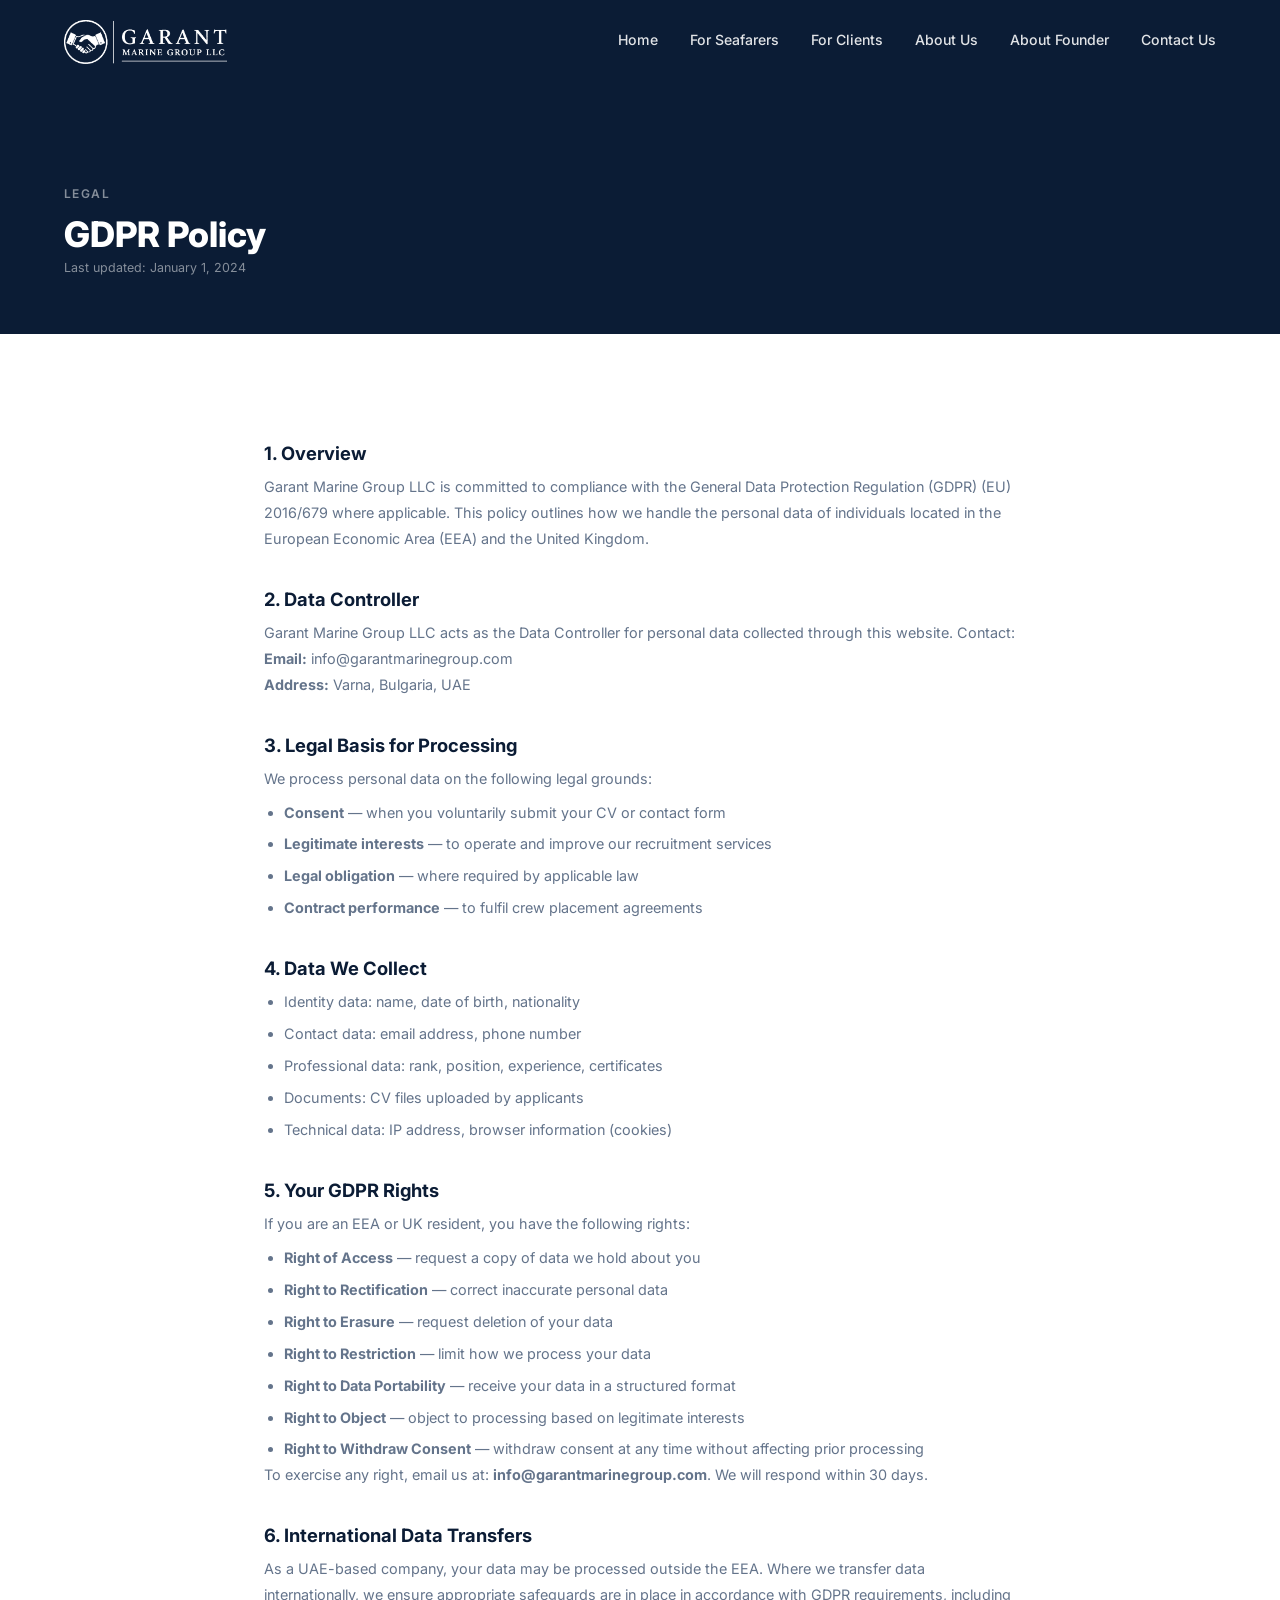
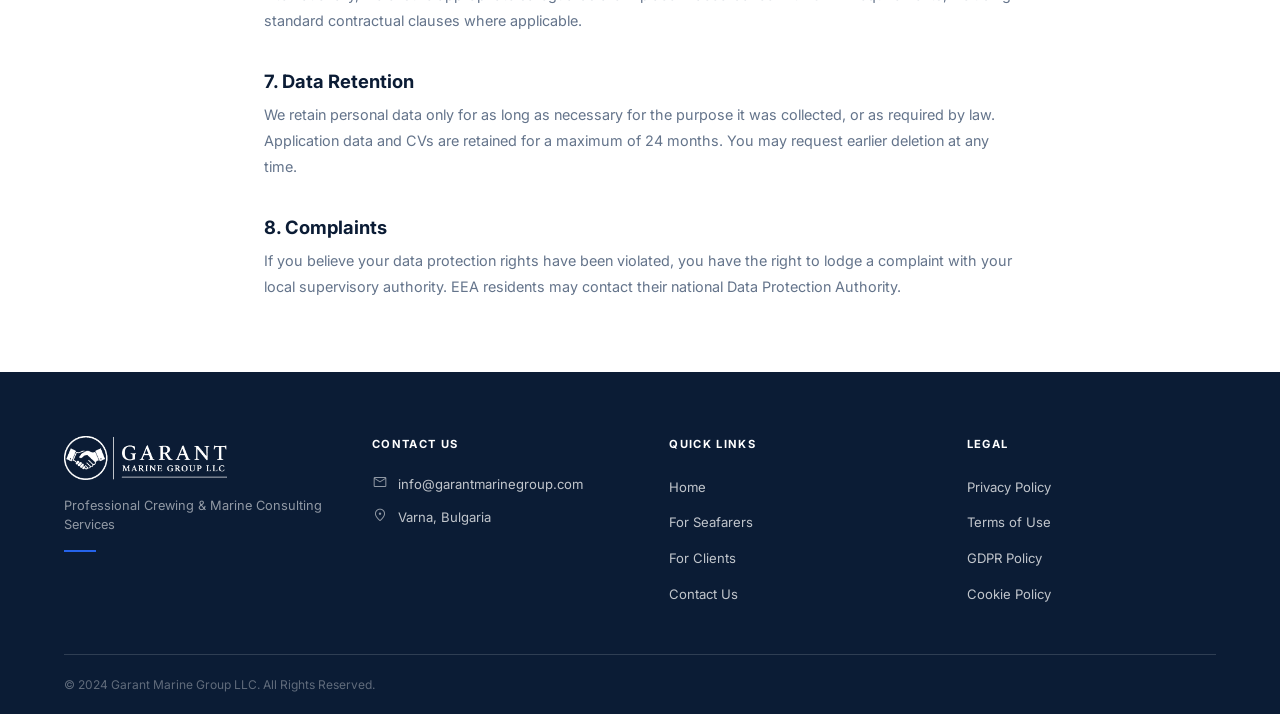
<file: gdpr-policy.html>
﻿<!DOCTYPE html>
<html lang="en">
<head>
  <meta charset="UTF-8" />
  <meta name="viewport" content="width=device-width, initial-scale=1.0" />
  <title>GDPR Policy — Garant Marine Group LLC</title>
  <link href="https://fonts.googleapis.com/css2?family=Material+Symbols+Rounded:opsz,wght,FILL,GRAD@24,300,0,0" rel="stylesheet" />
  <link rel="stylesheet" href="css/style.css" />
  <style>
    .legal-hero { background: var(--navy); padding: 100px 0 56px; }
    .legal-hero .section-label { color: rgba(255,255,255,0.5); }
    .legal-hero h1 { color: #fff; font-size: 2.2rem; margin-top: 8px; }
    .legal-body { padding: 72px 0; }
    .legal-body .container { max-width: 800px; }
    .legal-body h2 { font-size: 1.15rem; font-weight: 700; margin: 36px 0 10px; color: var(--navy); }
    .legal-body p, .legal-body li { font-size: 0.9rem; color: var(--muted); line-height: 1.8; }
    .legal-body ul { padding-left: 20px; margin-top: 8px; display: flex; flex-direction: column; gap: 6px; list-style: disc; }
    .legal-body p + p { margin-top: 10px; }
    .legal-updated { font-size: 0.78rem; color: rgba(255,255,255,0.5); margin-top: 4px; }
  </style>
</head>
<body>
<header>
  <nav class="nav nav--dark">
    <div class="container">
      <div class="nav__inner">
        <a href="index.html" class="nav__logo">
          <img src="pictures/logo white.png" alt="Garant Marine Group LLC" class="nav__logo-img" />
        </a>
        <div class="nav__links">
          <a href="index.html">Home</a><a href="for-seafarers.html">For Seafarers</a>
          <a href="for-clients.html">For Clients</a><a href="about-us.html">About Us</a>
          <a href="about-founder.html">About Founder</a><a href="contact.html">Contact Us</a>
        </div>
        <div class="nav__toggle"><span></span><span></span><span></span></div>
      </div>
    </div>
  </nav>
</header>

<section class="legal-hero">
  <div class="container">
    <p class="section-label">Legal</p>
    <h1>GDPR Policy</h1>
    <p class="legal-updated">Last updated: January 1, 2024</p>
  </div>
</section>

<section class="legal-body">
  <div class="container">

    <h2>1. Overview</h2>
    <p>Garant Marine Group LLC is committed to compliance with the General Data Protection Regulation (GDPR) (EU) 2016/679 where applicable. This policy outlines how we handle the personal data of individuals located in the European Economic Area (EEA) and the United Kingdom.</p>

    <h2>2. Data Controller</h2>
    <p>Garant Marine Group LLC acts as the Data Controller for personal data collected through this website. Contact:<br>
    <strong>Email:</strong> info@garantmarinegroup.com<br>
    <strong>Address:</strong> Varna, Bulgaria, UAE</p>

    <h2>3. Legal Basis for Processing</h2>
    <p>We process personal data on the following legal grounds:</p>
    <ul>
      <li><strong>Consent</strong> — when you voluntarily submit your CV or contact form</li>
      <li><strong>Legitimate interests</strong> — to operate and improve our recruitment services</li>
      <li><strong>Legal obligation</strong> — where required by applicable law</li>
      <li><strong>Contract performance</strong> — to fulfil crew placement agreements</li>
    </ul>

    <h2>4. Data We Collect</h2>
    <ul>
      <li>Identity data: name, date of birth, nationality</li>
      <li>Contact data: email address, phone number</li>
      <li>Professional data: rank, position, experience, certificates</li>
      <li>Documents: CV files uploaded by applicants</li>
      <li>Technical data: IP address, browser information (cookies)</li>
    </ul>

    <h2>5. Your GDPR Rights</h2>
    <p>If you are an EEA or UK resident, you have the following rights:</p>
    <ul>
      <li><strong>Right of Access</strong> — request a copy of data we hold about you</li>
      <li><strong>Right to Rectification</strong> — correct inaccurate personal data</li>
      <li><strong>Right to Erasure</strong> — request deletion of your data</li>
      <li><strong>Right to Restriction</strong> — limit how we process your data</li>
      <li><strong>Right to Data Portability</strong> — receive your data in a structured format</li>
      <li><strong>Right to Object</strong> — object to processing based on legitimate interests</li>
      <li><strong>Right to Withdraw Consent</strong> — withdraw consent at any time without affecting prior processing</li>
    </ul>
    <p>To exercise any right, email us at: <strong>info@garantmarinegroup.com</strong>. We will respond within 30 days.</p>

    <h2>6. International Data Transfers</h2>
    <p>As a UAE-based company, your data may be processed outside the EEA. Where we transfer data internationally, we ensure appropriate safeguards are in place in accordance with GDPR requirements, including standard contractual clauses where applicable.</p>

    <h2>7. Data Retention</h2>
    <p>We retain personal data only for as long as necessary for the purpose it was collected, or as required by law. Application data and CVs are retained for a maximum of 24 months. You may request earlier deletion at any time.</p>

    <h2>8. Complaints</h2>
    <p>If you believe your data protection rights have been violated, you have the right to lodge a complaint with your local supervisory authority. EEA residents may contact their national Data Protection Authority.</p>

  </div>
</section>

<footer class="footer">
  <div class="container">
    <div class="footer__grid">
      <div>
        <a href="index.html" class="nav__logo footer__logo"><img src="pictures/logo white.png" alt="Garant Marine Group LLC" class="nav__logo-img" /></a>
        <p class="footer__tagline">Professional Crewing &amp; Marine Consulting Services</p>
        <div class="footer__tagline-line"></div>
      </div>
      <div>
        <div class="footer__heading">Contact Us</div>
        <ul class="footer__contact-list">
          <li class="footer__contact-item"><span class="ms">mail</span>info@garantmarinegroup.com</li>
          <li class="footer__contact-item"><span class="ms">location_on</span>Varna, Bulgaria</li>
        </ul>
      </div>
      <div>
        <div class="footer__heading">Quick Links</div>
        <ul class="footer__links">
          <li><a href="index.html">Home</a></li><li><a href="for-seafarers.html">For Seafarers</a></li>
          <li><a href="for-clients.html">For Clients</a></li><li><a href="contact.html">Contact Us</a></li>
        </ul>
      </div>
      <div>
        <div class="footer__heading">Legal</div>
        <ul class="footer__links">
          <li><a href="privacy-policy.html">Privacy Policy</a></li>
          <li><a href="terms-of-use.html">Terms of Use</a></li>
          <li><a href="gdpr-policy.html">GDPR Policy</a></li>
          <li><a href="cookie-policy.html">Cookie Policy</a></li>
        </ul>
      </div>
    </div>
    <div class="footer__bottom">© 2024 Garant Marine Group LLC. All Rights Reserved.</div>
  </div>
</footer>
<script src="js/main.js"></script>
</body>
</html>
</file>
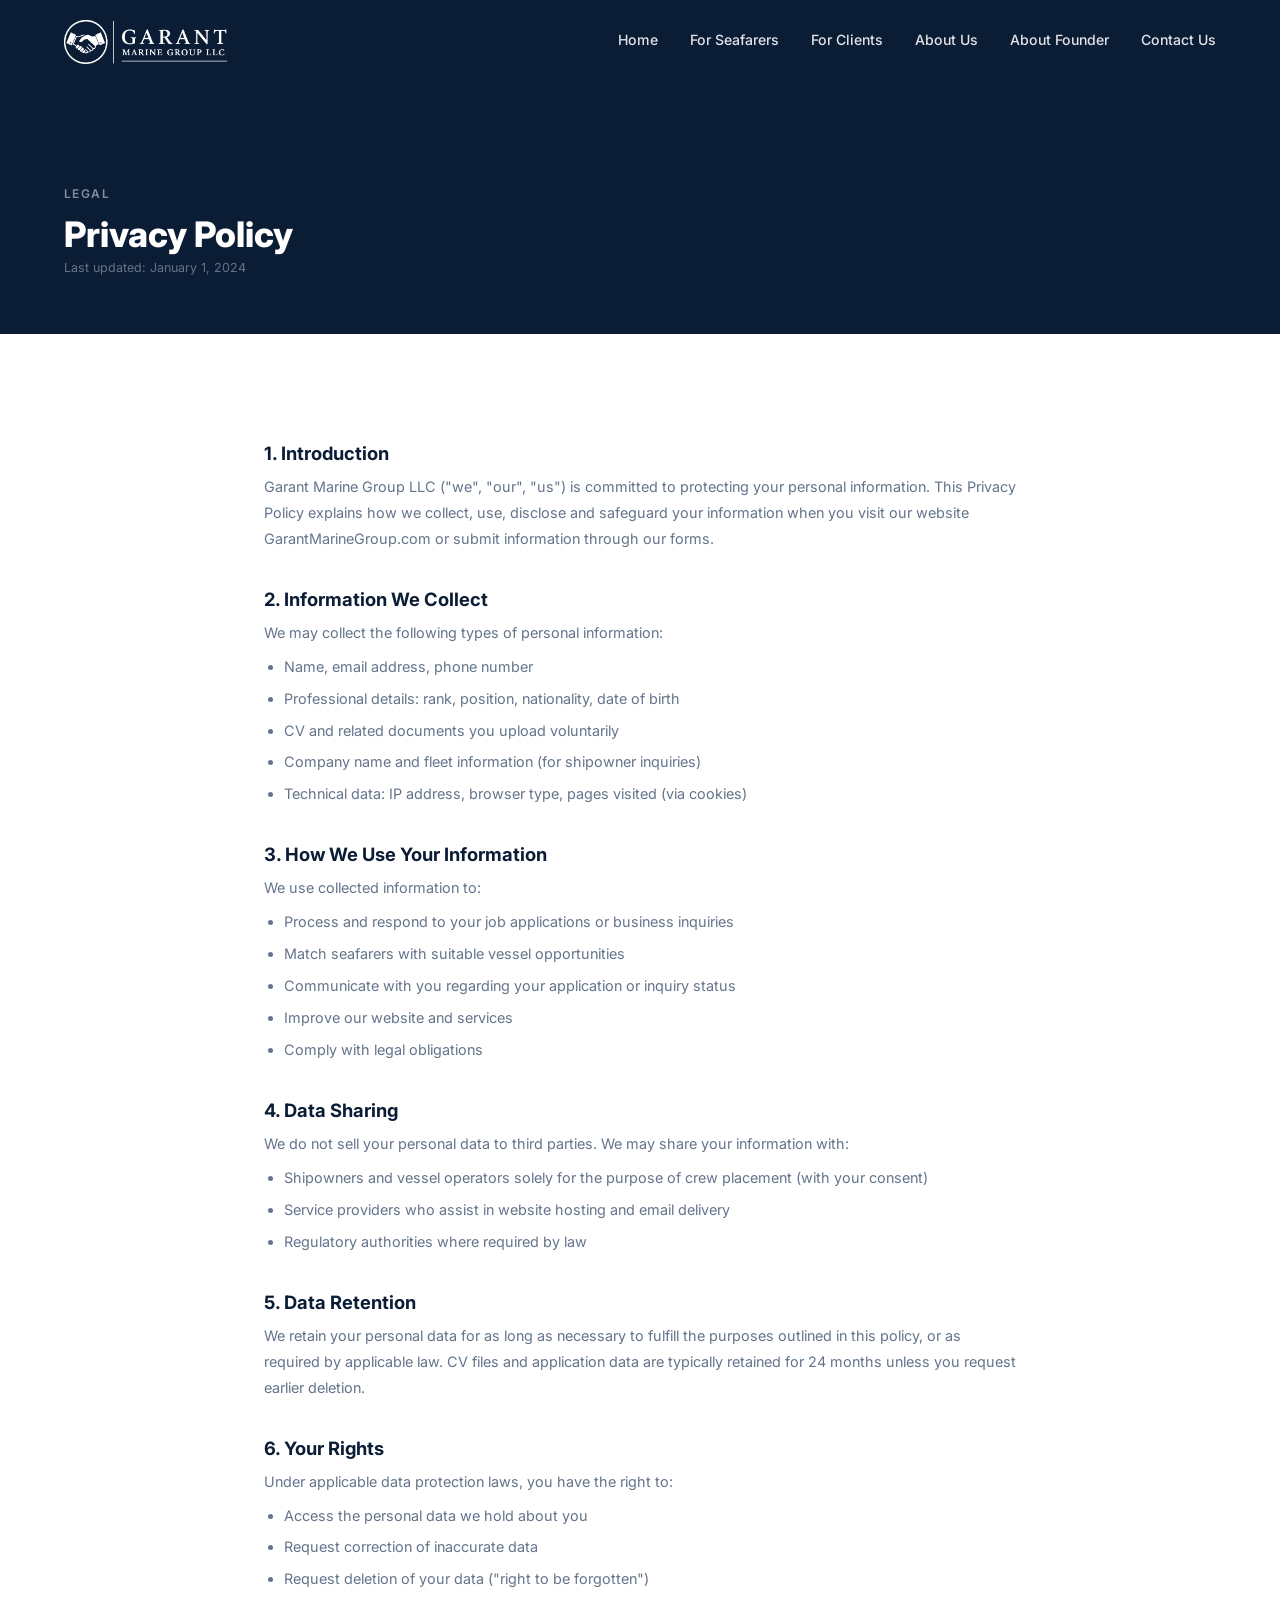
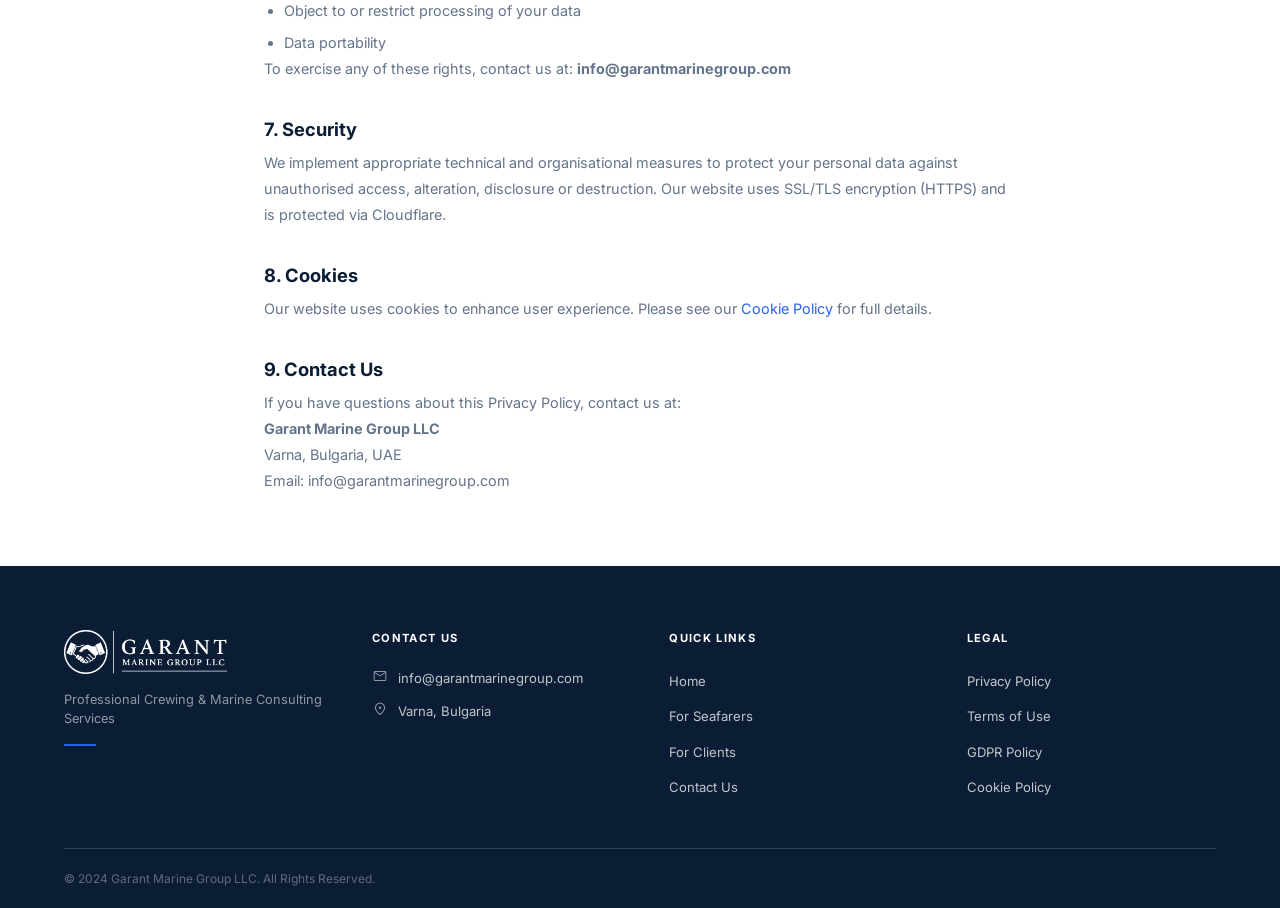
<file: privacy-policy.html>
﻿<!DOCTYPE html>
<html lang="en">
<head>
  <meta charset="UTF-8" />
  <meta name="viewport" content="width=device-width, initial-scale=1.0" />
  <title>Privacy Policy — Garant Marine Group LLC</title>
  <link href="https://fonts.googleapis.com/css2?family=Material+Symbols+Rounded:opsz,wght,FILL,GRAD@24,300,0,0" rel="stylesheet" />
  <link rel="stylesheet" href="css/style.css" />
  <style>
    .legal-hero { background: var(--navy); padding: 100px 0 56px; }
    .legal-hero .section-label { color: rgba(255,255,255,0.5); }
    .legal-hero h1 { color: #fff; font-size: 2.2rem; margin-top: 8px; }
    .legal-body { padding: 72px 0; }
    .legal-body .container { max-width: 800px; }
    .legal-body h2 { font-size: 1.15rem; font-weight: 700; margin: 36px 0 10px; color: var(--navy); }
    .legal-body p, .legal-body li { font-size: 0.9rem; color: var(--muted); line-height: 1.8; }
    .legal-body ul { padding-left: 20px; margin-top: 8px; display: flex; flex-direction: column; gap: 6px; list-style: disc; }
    .legal-body p + p { margin-top: 10px; }
    .legal-updated { font-size: 0.78rem; color: var(--muted); margin-top: 4px; }
  </style>
</head>
<body>
<header>
  <nav class="nav nav--dark">
    <div class="container">
      <div class="nav__inner">
        <a href="index.html" class="nav__logo">
          <img src="pictures/logo white.png" alt="Garant Marine Group LLC" class="nav__logo-img" />
        </a>
        <div class="nav__links">
          <a href="index.html">Home</a><a href="for-seafarers.html">For Seafarers</a>
          <a href="for-clients.html">For Clients</a><a href="about-us.html">About Us</a>
          <a href="about-founder.html">About Founder</a><a href="contact.html">Contact Us</a>
        </div>
        <div class="nav__toggle"><span></span><span></span><span></span></div>
      </div>
    </div>
  </nav>
</header>

<section class="legal-hero">
  <div class="container">
    <p class="section-label">Legal</p>
    <h1>Privacy Policy</h1>
    <p class="legal-updated">Last updated: January 1, 2024</p>
  </div>
</section>

<section class="legal-body">
  <div class="container">

    <h2>1. Introduction</h2>
    <p>Garant Marine Group LLC ("we", "our", "us") is committed to protecting your personal information. This Privacy Policy explains how we collect, use, disclose and safeguard your information when you visit our website GarantMarineGroup.com or submit information through our forms.</p>

    <h2>2. Information We Collect</h2>
    <p>We may collect the following types of personal information:</p>
    <ul>
      <li>Name, email address, phone number</li>
      <li>Professional details: rank, position, nationality, date of birth</li>
      <li>CV and related documents you upload voluntarily</li>
      <li>Company name and fleet information (for shipowner inquiries)</li>
      <li>Technical data: IP address, browser type, pages visited (via cookies)</li>
    </ul>

    <h2>3. How We Use Your Information</h2>
    <p>We use collected information to:</p>
    <ul>
      <li>Process and respond to your job applications or business inquiries</li>
      <li>Match seafarers with suitable vessel opportunities</li>
      <li>Communicate with you regarding your application or inquiry status</li>
      <li>Improve our website and services</li>
      <li>Comply with legal obligations</li>
    </ul>

    <h2>4. Data Sharing</h2>
    <p>We do not sell your personal data to third parties. We may share your information with:</p>
    <ul>
      <li>Shipowners and vessel operators solely for the purpose of crew placement (with your consent)</li>
      <li>Service providers who assist in website hosting and email delivery</li>
      <li>Regulatory authorities where required by law</li>
    </ul>

    <h2>5. Data Retention</h2>
    <p>We retain your personal data for as long as necessary to fulfill the purposes outlined in this policy, or as required by applicable law. CV files and application data are typically retained for 24 months unless you request earlier deletion.</p>

    <h2>6. Your Rights</h2>
    <p>Under applicable data protection laws, you have the right to:</p>
    <ul>
      <li>Access the personal data we hold about you</li>
      <li>Request correction of inaccurate data</li>
      <li>Request deletion of your data ("right to be forgotten")</li>
      <li>Object to or restrict processing of your data</li>
      <li>Data portability</li>
    </ul>
    <p>To exercise any of these rights, contact us at: <strong>info@garantmarinegroup.com</strong></p>

    <h2>7. Security</h2>
    <p>We implement appropriate technical and organisational measures to protect your personal data against unauthorised access, alteration, disclosure or destruction. Our website uses SSL/TLS encryption (HTTPS) and is protected via Cloudflare.</p>

    <h2>8. Cookies</h2>
    <p>Our website uses cookies to enhance user experience. Please see our <a href="cookie-policy.html" style="color:var(--blue2);">Cookie Policy</a> for full details.</p>

    <h2>9. Contact Us</h2>
    <p>If you have questions about this Privacy Policy, contact us at:<br>
    <strong>Garant Marine Group LLC</strong><br>
    Varna, Bulgaria, UAE<br>
    Email: info@garantmarinegroup.com</p>

  </div>
</section>

<footer class="footer">
  <div class="container">
    <div class="footer__grid">
      <div>
        <a href="index.html" class="nav__logo footer__logo"><img src="pictures/logo white.png" alt="Garant Marine Group LLC" class="nav__logo-img" /></a>
        <p class="footer__tagline">Professional Crewing &amp; Marine Consulting Services</p>
        <div class="footer__tagline-line"></div>
      </div>
      <div>
        <div class="footer__heading">Contact Us</div>
        <ul class="footer__contact-list">
          <li class="footer__contact-item"><span class="ms">mail</span>info@garantmarinegroup.com</li>
          <li class="footer__contact-item"><span class="ms">location_on</span>Varna, Bulgaria</li>
        </ul>
      </div>
      <div>
        <div class="footer__heading">Quick Links</div>
        <ul class="footer__links">
          <li><a href="index.html">Home</a></li><li><a href="for-seafarers.html">For Seafarers</a></li>
          <li><a href="for-clients.html">For Clients</a></li><li><a href="contact.html">Contact Us</a></li>
        </ul>
      </div>
      <div>
        <div class="footer__heading">Legal</div>
        <ul class="footer__links">
          <li><a href="privacy-policy.html">Privacy Policy</a></li>
          <li><a href="terms-of-use.html">Terms of Use</a></li>
          <li><a href="gdpr-policy.html">GDPR Policy</a></li>
          <li><a href="cookie-policy.html">Cookie Policy</a></li>
        </ul>
      </div>
    </div>
    <div class="footer__bottom">© 2024 Garant Marine Group LLC. All Rights Reserved.</div>
  </div>
</footer>
<script src="js/main.js"></script>
</body>
</html>
</file>
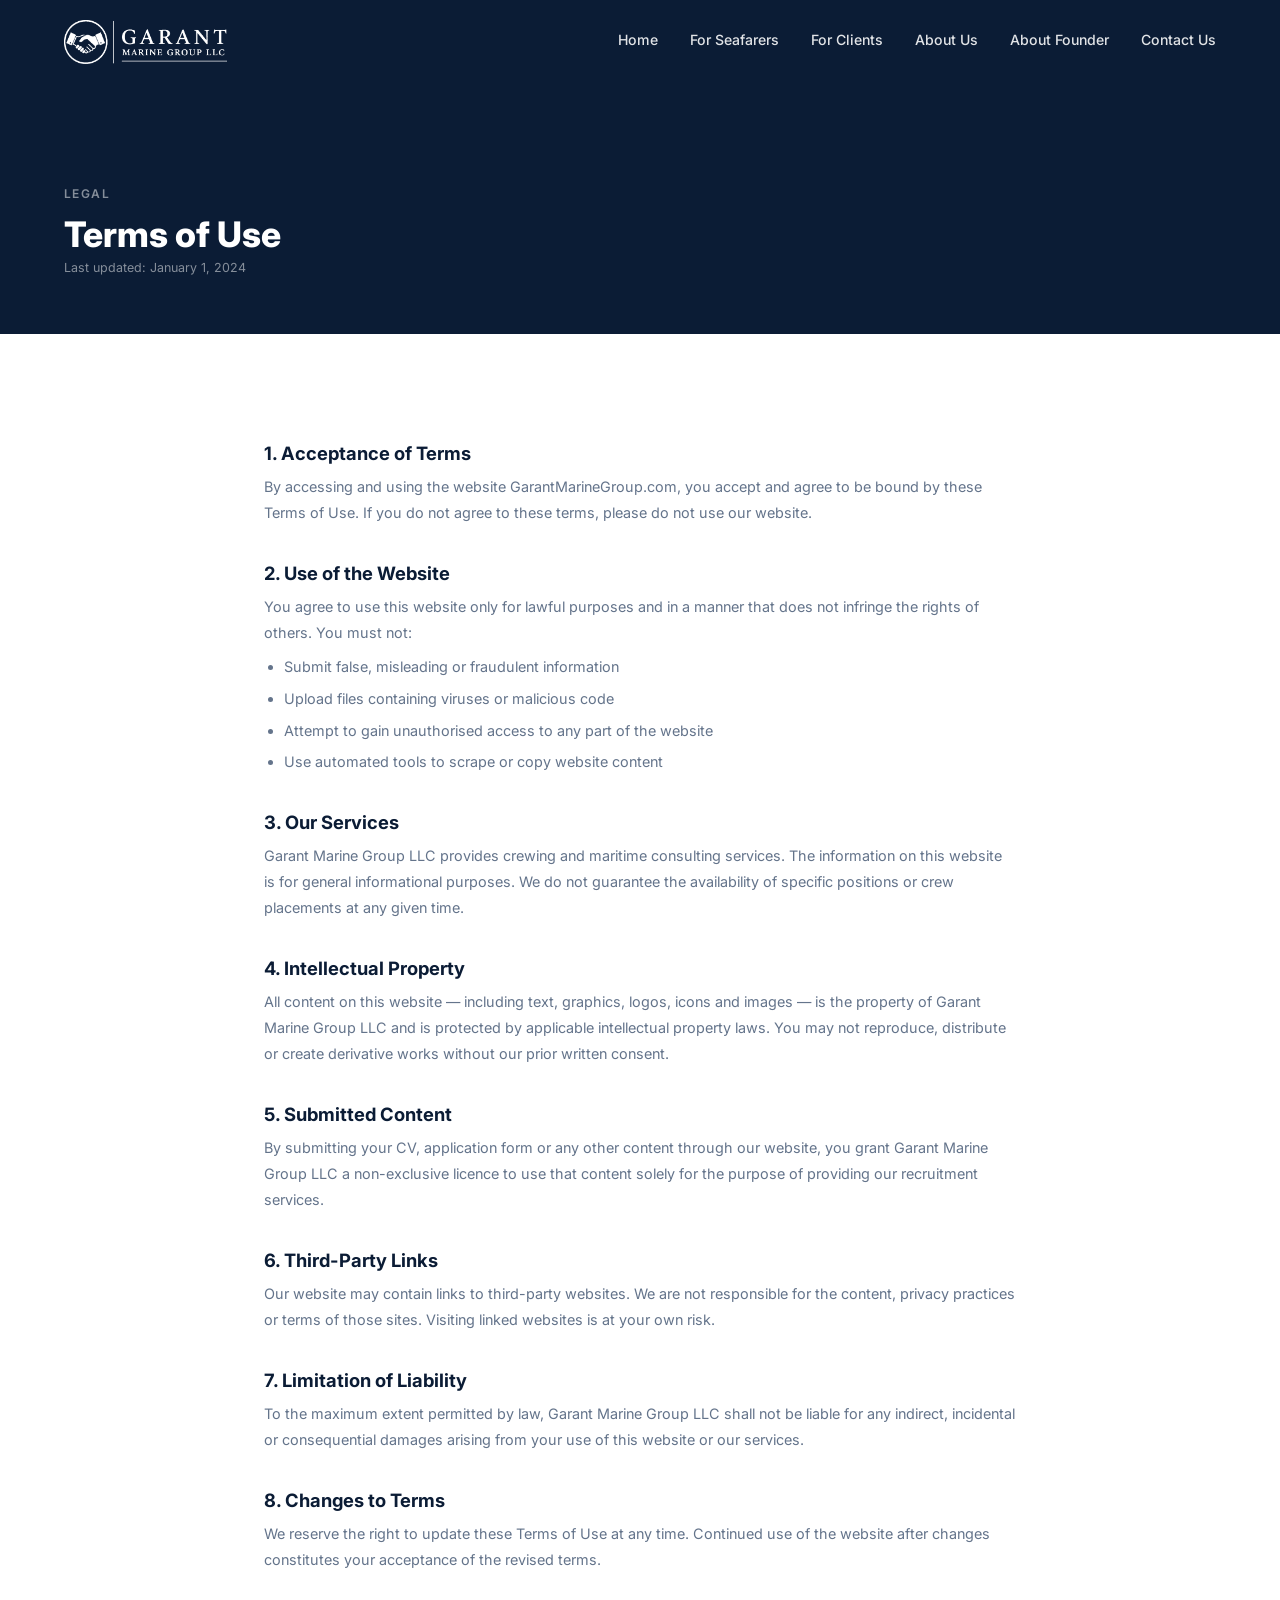
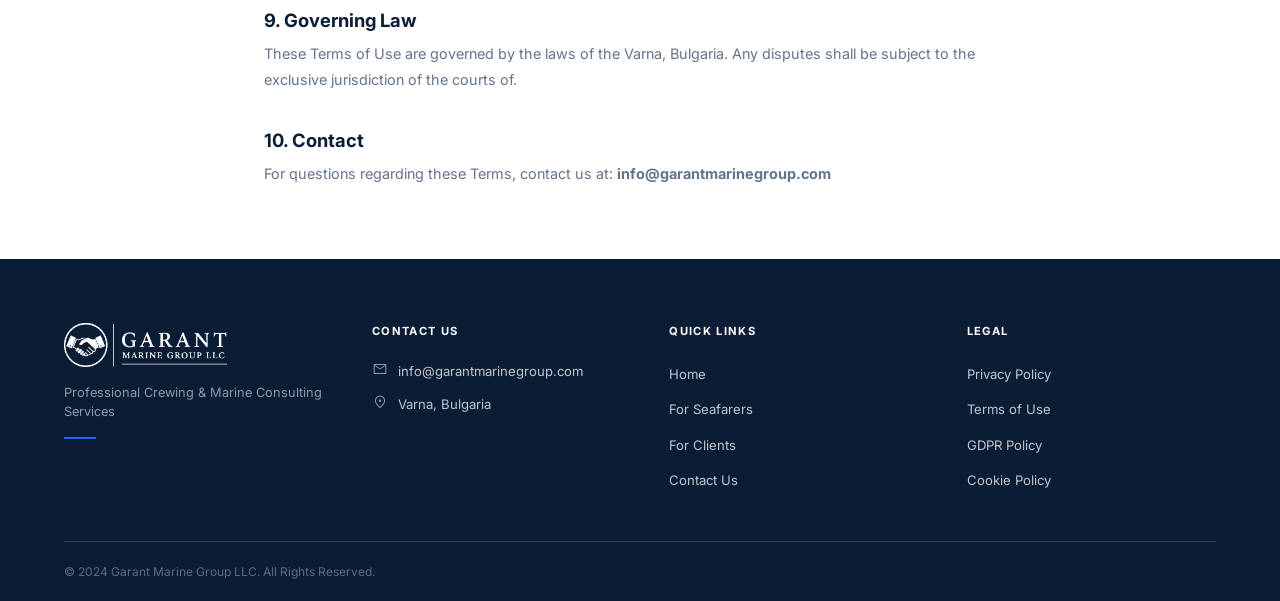
<file: terms-of-use.html>
﻿<!DOCTYPE html>
<html lang="en">
<head>
  <meta charset="UTF-8" />
  <meta name="viewport" content="width=device-width, initial-scale=1.0" />
  <title>Terms of Use — Garant Marine Group LLC</title>
  <link href="https://fonts.googleapis.com/css2?family=Material+Symbols+Rounded:opsz,wght,FILL,GRAD@24,300,0,0" rel="stylesheet" />
  <link rel="stylesheet" href="css/style.css" />
  <style>
    .legal-hero { background: var(--navy); padding: 100px 0 56px; }
    .legal-hero .section-label { color: rgba(255,255,255,0.5); }
    .legal-hero h1 { color: #fff; font-size: 2.2rem; margin-top: 8px; }
    .legal-body { padding: 72px 0; }
    .legal-body .container { max-width: 800px; }
    .legal-body h2 { font-size: 1.15rem; font-weight: 700; margin: 36px 0 10px; color: var(--navy); }
    .legal-body p, .legal-body li { font-size: 0.9rem; color: var(--muted); line-height: 1.8; }
    .legal-body ul { padding-left: 20px; margin-top: 8px; display: flex; flex-direction: column; gap: 6px; list-style: disc; }
    .legal-body p + p { margin-top: 10px; }
    .legal-updated { font-size: 0.78rem; color: rgba(255,255,255,0.5); margin-top: 4px; }
  </style>
</head>
<body>
<header>
  <nav class="nav nav--dark">
    <div class="container">
      <div class="nav__inner">
        <a href="index.html" class="nav__logo">
          <img src="pictures/logo white.png" alt="Garant Marine Group LLC" class="nav__logo-img" />
        </a>
        <div class="nav__links">
          <a href="index.html">Home</a><a href="for-seafarers.html">For Seafarers</a>
          <a href="for-clients.html">For Clients</a><a href="about-us.html">About Us</a>
          <a href="about-founder.html">About Founder</a><a href="contact.html">Contact Us</a>
        </div>
        <div class="nav__toggle"><span></span><span></span><span></span></div>
      </div>
    </div>
  </nav>
</header>

<section class="legal-hero">
  <div class="container">
    <p class="section-label">Legal</p>
    <h1>Terms of Use</h1>
    <p class="legal-updated">Last updated: January 1, 2024</p>
  </div>
</section>

<section class="legal-body">
  <div class="container">

    <h2>1. Acceptance of Terms</h2>
    <p>By accessing and using the website GarantMarineGroup.com, you accept and agree to be bound by these Terms of Use. If you do not agree to these terms, please do not use our website.</p>

    <h2>2. Use of the Website</h2>
    <p>You agree to use this website only for lawful purposes and in a manner that does not infringe the rights of others. You must not:</p>
    <ul>
      <li>Submit false, misleading or fraudulent information</li>
      <li>Upload files containing viruses or malicious code</li>
      <li>Attempt to gain unauthorised access to any part of the website</li>
      <li>Use automated tools to scrape or copy website content</li>
    </ul>

    <h2>3. Our Services</h2>
    <p>Garant Marine Group LLC provides crewing and maritime consulting services. The information on this website is for general informational purposes. We do not guarantee the availability of specific positions or crew placements at any given time.</p>

    <h2>4. Intellectual Property</h2>
    <p>All content on this website — including text, graphics, logos, icons and images — is the property of Garant Marine Group LLC and is protected by applicable intellectual property laws. You may not reproduce, distribute or create derivative works without our prior written consent.</p>

    <h2>5. Submitted Content</h2>
    <p>By submitting your CV, application form or any other content through our website, you grant Garant Marine Group LLC a non-exclusive licence to use that content solely for the purpose of providing our recruitment services.</p>

    <h2>6. Third-Party Links</h2>
    <p>Our website may contain links to third-party websites. We are not responsible for the content, privacy practices or terms of those sites. Visiting linked websites is at your own risk.</p>

    <h2>7. Limitation of Liability</h2>
    <p>To the maximum extent permitted by law, Garant Marine Group LLC shall not be liable for any indirect, incidental or consequential damages arising from your use of this website or our services.</p>

    <h2>8. Changes to Terms</h2>
    <p>We reserve the right to update these Terms of Use at any time. Continued use of the website after changes constitutes your acceptance of the revised terms.</p>

    <h2>9. Governing Law</h2>
    <p>These Terms of Use are governed by the laws of the Varna, Bulgaria. Any disputes shall be subject to the exclusive jurisdiction of the courts of.</p>

    <h2>10. Contact</h2>
    <p>For questions regarding these Terms, contact us at: <strong>info@garantmarinegroup.com</strong></p>

  </div>
</section>

<footer class="footer">
  <div class="container">
    <div class="footer__grid">
      <div>
        <a href="index.html" class="nav__logo footer__logo"><img src="pictures/logo white.png" alt="Garant Marine Group LLC" class="nav__logo-img" /></a>
        <p class="footer__tagline">Professional Crewing &amp; Marine Consulting Services</p>
        <div class="footer__tagline-line"></div>
      </div>
      <div>
        <div class="footer__heading">Contact Us</div>
        <ul class="footer__contact-list">
          <li class="footer__contact-item"><span class="ms">mail</span>info@garantmarinegroup.com</li>
          <li class="footer__contact-item"><span class="ms">location_on</span>Varna, Bulgaria</li>
        </ul>
      </div>
      <div>
        <div class="footer__heading">Quick Links</div>
        <ul class="footer__links">
          <li><a href="index.html">Home</a></li><li><a href="for-seafarers.html">For Seafarers</a></li>
          <li><a href="for-clients.html">For Clients</a></li><li><a href="contact.html">Contact Us</a></li>
        </ul>
      </div>
      <div>
        <div class="footer__heading">Legal</div>
        <ul class="footer__links">
          <li><a href="privacy-policy.html">Privacy Policy</a></li>
          <li><a href="terms-of-use.html">Terms of Use</a></li>
          <li><a href="gdpr-policy.html">GDPR Policy</a></li>
          <li><a href="cookie-policy.html">Cookie Policy</a></li>
        </ul>
      </div>
    </div>
    <div class="footer__bottom">© 2024 Garant Marine Group LLC. All Rights Reserved.</div>
  </div>
</footer>
<script src="js/main.js"></script>
</body>
</html>
</file>
<file: css/style.css>
/* ============================================================
   GARANT MARINE GROUP — Global Styles
   ============================================================ */

@import url('https://fonts.googleapis.com/css2?family=Inter:wght@300;400;500;600;700;800;900&display=swap');

:root {
  --navy:   #0b1c35;
  --navy2:  #0f2444;
  --blue:   #1a4bdb;
  --blue2:  #2563eb;
  --white:  #ffffff;
  --gray:   #f4f6f9;
  --text:   #1a1a2e;
  --muted:  #64748b;
  --border: rgba(255,255,255,0.15);
}

*, *::before, *::after { box-sizing: border-box; margin: 0; padding: 0; }

html { scroll-behavior: smooth; }

body {
  font-family: 'Inter', sans-serif;
  color: var(--text);
  background: #fff;
  line-height: 1.6;
}

/* ── Page transition overlay ── */
#page-overlay {
  position: fixed;
  inset: 0;
  background: var(--navy);
  z-index: 99999;
  opacity: 1;
  transition: opacity 0.25s cubic-bezier(0.4, 0, 0.2, 1);
  pointer-events: none;
}

#page-overlay.visible { opacity: 1; pointer-events: all; }
#page-overlay.hidden  { opacity: 0; pointer-events: none; }

img { max-width: 100%; display: block; }
a  { text-decoration: none; color: inherit; }
ul { list-style: none; }

/* ── Typography ── */
h1 { font-size: clamp(2rem, 5vw, 3.5rem); font-weight: 800; line-height: 1.1; }
h2 { font-size: clamp(1.6rem, 3.5vw, 2.5rem); font-weight: 700; line-height: 1.2; }
h3 { font-size: 1.15rem; font-weight: 700; }
p  { font-size: 0.95rem; }

/* ── Layout ── */
.container { max-width: 1200px; margin: 0 auto; padding: 0 24px; }
.section    { padding: 80px 0; }
.section--gray { background: var(--gray); }

/* ── Accent line ── */
.accent-line {
  width: 48px; height: 3px;
  background: var(--blue2);
  margin: 16px 0 0;
}
.accent-line--center { margin: 16px auto 0; }

/* ── Section label ── */
.section-label {
  font-size: 0.75rem;
  font-weight: 600;
  letter-spacing: 0.12em;
  text-transform: uppercase;
  color: var(--blue2);
  margin-bottom: 12px;
}

/* ============================================================
   NAVIGATION
   ============================================================ */
.nav {
  position: absolute;
  top: 0; left: 0; right: 0;
  z-index: 100;
  padding: 20px 0;
}

.nav__inner {
  display: flex;
  align-items: center;
  gap: 40px;
}

/* Logo */
.nav__logo {
  display: flex;
  align-items: center;
  gap: 12px;
  flex-shrink: 0;
}

.nav__logo-icon {
  width: 46px; height: 46px;
  border: 2px solid rgba(255,255,255,0.7);
  border-radius: 50%;
  display: flex; align-items: center; justify-content: center;
  flex-shrink: 0;
}

.nav__logo-icon svg { width: 26px; height: 26px; }

/* Material Symbols */
.ms {
  font-family: 'Material Symbols Rounded';
  font-weight: normal;
  font-style: normal;
  font-size: 22px;
  line-height: 1;
  display: inline-flex;
  align-items: center;
  justify-content: center;
  font-variation-settings: 'FILL' 0, 'wght' 300, 'GRAD' 0, 'opsz' 24;
  user-select: none;
}
.trust-item__icon .ms   { color: #fff; font-size: 24px; }
.who-card__icon .ms     { color: var(--blue2); font-size: 40px; }
.founder-stat__icon .ms { color: var(--blue2); font-size: 22px; }
.story-text__icon .ms   { color: #fff; font-size: 22px; }
.journey-item__icon .ms { color: #fff; font-size: 20px; }
.vessel-card__icon .ms  { color: rgba(255,255,255,0.85); font-size: 18px; }
.service-card__icon .ms { color: var(--blue2); font-size: 20px; }
.expect-card__icon .ms  { color: var(--blue2); font-size: 24px; }
.vessels-banner__icon .ms { color: var(--blue2); font-size: 24px; }
.footer__contact-item .ms { color: rgba(255,255,255,0.55); font-size: 16px; flex-shrink: 0; }
.btn .ms { font-size: 16px; }
.cv-upload .ms { color: var(--blue2); font-size: 28px; }

.nav__logo-img {
  height: 44px;
  width: auto;
  display: block;
}

.nav__logo-text { line-height: 1.2; }
.nav__logo-text .brand { font-size: 1.25rem; font-weight: 800; color: #fff; letter-spacing: 0.04em; }
.nav__logo-text .sub   { font-size: 0.6rem; font-weight: 500; color: rgba(255,255,255,0.8); letter-spacing: 0.12em; text-transform: uppercase; }

/* Links */
.nav__links {
  display: flex;
  align-items: center;
  gap: 32px;
  margin-left: auto;
}

.nav__links a {
  font-size: 0.88rem;
  font-weight: 500;
  color: rgba(255,255,255,0.88);
  transition: color 0.2s;
  position: relative;
  padding-bottom: 4px;
}

.nav__links a:hover,
.nav__links a.active {
  color: #fff;
}

.nav__links a.active::after {
  content: '';
  position: absolute;
  bottom: -2px; left: 0; right: 0;
  height: 2px;
  background: #fff;
  border-radius: 2px;
}

/* Mobile toggle */
.nav__toggle {
  display: none;
  flex-direction: column;
  gap: 5px;
  cursor: pointer;
  margin-left: auto;
  padding: 4px;
}
.nav__toggle span {
  width: 24px; height: 2px;
  background: #fff;
  border-radius: 2px;
  transition: 0.3s;
}

/* Dark nav variant (non-hero pages) */
.nav--dark {
  position: relative;
  background: var(--navy);
}

/* ============================================================
   HERO
   ============================================================ */
.hero {
  position: relative;
  min-height: 520px;
  display: flex;
  flex-direction: column;
  overflow: hidden;
}

.hero__bg {
  position: absolute;
  inset: 0;
  background-size: cover;
  background-position: center;
}

.hero__overlay {
  position: absolute;
  inset: 0;
  background: linear-gradient(90deg, rgba(8,22,48,0.85) 0%, rgba(8,22,48,0.45) 70%, rgba(8,22,48,0.2) 100%);
}

.hero__content {
  position: relative;
  z-index: 2;
  padding: 160px 0 80px;
  max-width: 600px;
}

.hero__label {
  font-size: 0.7rem;
  font-weight: 700;
  letter-spacing: 0.18em;
  text-transform: uppercase;
  color: rgba(255,255,255,0.7);
  margin-bottom: 16px;
}

.hero__title { color: #fff; margin-bottom: 20px; }
.hero__sub   { color: rgba(255,255,255,0.82); font-size: 1rem; margin-bottom: 36px; max-width: 480px; }

.hero__line { width: 48px; height: 3px; background: var(--blue2); margin-top: 28px; }

/* Hero buttons */
.hero__btns { display: flex; flex-wrap: wrap; gap: 14px; margin-bottom: 32px; }

.btn {
  display: inline-flex; align-items: center; gap: 8px;
  padding: 12px 26px;
  font-size: 0.82rem;
  font-weight: 700;
  letter-spacing: 0.06em;
  text-transform: uppercase;
  border-radius: 4px;
  cursor: pointer;
  transition: all 0.2s;
  border: 2px solid transparent;
}

.btn--primary {
  background: var(--blue2);
  color: #fff;
  border-color: var(--blue2);
}
.btn--primary:hover { background: #1d53c8; border-color: #1d53c8; }

.btn--outline {
  background: transparent;
  color: #fff;
  border-color: rgba(255,255,255,0.6);
}
.btn--outline:hover { border-color: #fff; background: rgba(255,255,255,0.1); }

.btn--blue-solid {
  background: var(--blue2);
  color: #fff;
  border: none;
  width: 100%;
  justify-content: center;
  padding: 14px;
  font-size: 0.85rem;
  border-radius: 4px;
}
.btn--blue-solid:hover { background: #1d53c8; }

/* ============================================================
   FORMS (dark panel)
   ============================================================ */
.form-panel {
  background: var(--navy2);
  border-radius: 8px;
  padding: 36px 32px;
  color: #fff;
}

.form-panel__title {
  font-size: 1.3rem;
  font-weight: 700;
  color: #fff;
  margin-bottom: 8px;
}

.form-panel__sub {
  font-size: 0.82rem;
  color: rgba(255,255,255,0.65);
  margin-bottom: 24px;
}

.form-grid {
  display: grid;
  grid-template-columns: 1fr 1fr;
  gap: 14px;
}

.form-grid .full { grid-column: 1 / -1; }

.form-group label {
  display: block;
  font-size: 0.75rem;
  font-weight: 600;
  color: rgba(255,255,255,0.75);
  margin-bottom: 6px;
}

.form-group input,
.form-group select,
.form-group textarea {
  width: 100%;
  background: rgba(255,255,255,0.08);
  border: 1px solid rgba(255,255,255,0.15);
  border-radius: 4px;
  padding: 10px 12px;
  color: #fff;
  font-size: 0.85rem;
  font-family: inherit;
  transition: border-color 0.2s;
}

.form-group input::placeholder,
.form-group textarea::placeholder {
  color: rgba(255,255,255,0.35);
}

.form-group input:focus,
.form-group select:focus,
.form-group textarea:focus {
  outline: none;
  border-color: var(--blue2);
}

.form-group select option { background: var(--navy2); }

.form-group textarea { resize: vertical; min-height: 100px; }

.form-note {
  font-size: 0.72rem;
  color: rgba(255,255,255,0.45);
  text-align: center;
  margin-top: 12px;
  display: flex;
  align-items: center;
  justify-content: center;
  gap: 6px;
}

/* ============================================================
   ICON CARDS (services grid)
   ============================================================ */
.icon-cards {
  display: grid;
  grid-template-columns: repeat(auto-fit, minmax(200px, 1fr));
  gap: 32px;
}

.icon-card {
  text-align: center;
}

.icon-card__icon {
  width: 56px; height: 56px;
  margin: 0 auto 16px;
  display: flex; align-items: center; justify-content: center;
}

.icon-card__icon svg { width: 40px; height: 40px; opacity: 0.85; }

.icon-card__title { font-size: 1rem; font-weight: 700; margin-bottom: 8px; }
.icon-card__text  { font-size: 0.82rem; color: var(--muted); line-height: 1.5; }

/* Bordered icon cards */
.icon-card--bordered {
  background: #fff;
  border: 1px solid #e2e8f0;
  border-radius: 8px;
  padding: 28px 20px;
  text-align: left;
  display: flex;
  gap: 16px;
  align-items: flex-start;
}

.icon-card--bordered .icon-card__icon {
  width: 48px; height: 48px;
  flex-shrink: 0;
  background: rgba(37,99,235,0.1);
  border-radius: 50%;
  margin: 0;
}

/* ============================================================
   TRUST / INFO BAND (dark)
   ============================================================ */
.band {
  background: var(--navy);
  padding: 72px 0;
  color: #fff;
}

.band__grid {
  display: grid;
  grid-template-columns: 1fr 2fr;
  gap: 60px;
  align-items: start;
}

.band__heading { font-size: 1.8rem; font-weight: 800; color: #fff; }
.band__heading em { color: var(--blue2); font-style: normal; }

.band__items {
  display: grid;
  grid-template-columns: repeat(3, 1fr);
  gap: 24px;
}

.band__item { }
.band__item-title { font-size: 1rem; font-weight: 700; margin-bottom: 6px; }
.band__item-text  { font-size: 0.8rem; color: rgba(255,255,255,0.65); }

/* ============================================================
   QUOTE BAND
   ============================================================ */
.quote-band {
  background: #112240;
  padding: 56px 0;
  color: #fff;
}

.quote-band__inner {
  display: grid;
  grid-template-columns: 1fr 1fr;
  gap: 48px;
  align-items: center;
}

.quote-band__left { display: flex; align-items: flex-start; gap: 20px; }
.quote-band__icon {
  width: 60px; height: 60px; flex-shrink: 0;
  background: var(--blue2);
  border-radius: 50%;
  display: flex; align-items: center; justify-content: center;
  font-size: 2rem; color: #fff; font-weight: 900; line-height: 1;
}
.quote-band__text { font-size: 1.4rem; font-weight: 700; color: #fff; line-height: 1.3; }
.quote-band__right { font-size: 0.92rem; color: rgba(255,255,255,0.75); }

/* ============================================================
   FOOTER
   ============================================================ */
.footer {
  background: var(--navy);
  color: rgba(255,255,255,0.75);
  padding: 64px 0 0;
}

.footer__grid {
  display: grid;
  grid-template-columns: 260px 1fr 1fr 1fr;
  gap: 48px;
  padding-bottom: 48px;
  border-bottom: 1px solid var(--border);
}

.footer__logo { margin-bottom: 16px; }
.footer__tagline { font-size: 0.8rem; color: rgba(255,255,255,0.55); margin-top: 12px; line-height: 1.5; }
.footer__tagline-line { width: 32px; height: 2px; background: var(--blue2); margin-top: 16px; }

.footer__heading {
  font-size: 0.7rem;
  font-weight: 700;
  letter-spacing: 0.12em;
  text-transform: uppercase;
  color: #fff;
  margin-bottom: 20px;
}

.footer__contact-list { display: flex; flex-direction: column; gap: 12px; }
.footer__contact-item { display: flex; align-items: flex-start; gap: 10px; font-size: 0.82rem; }
.footer__contact-item svg { width: 16px; height: 16px; flex-shrink: 0; margin-top: 2px; opacity: 0.7; }

.footer__links { display: flex; flex-direction: column; gap: 10px; }
.footer__links a { font-size: 0.82rem; transition: color 0.2s; }
.footer__links a:hover { color: #fff; }

.footer__socials { display: flex; gap: 12px; margin-top: 4px; }
.footer__social {
  width: 40px; height: 40px;
  border-radius: 8px;
  display: flex; align-items: center; justify-content: center;
  font-size: 1.1rem;
  transition: opacity 0.2s;
}
.footer__social:hover { opacity: 0.85; }
.footer__social--wa { background: #25D366; }
.footer__social--tg { background: #229ED9; }
.footer__social--li { background: #0A66C2; }

.footer__social svg { width: 20px; height: 20px; fill: #fff; }

.footer__bottom {
  display: flex;
  align-items: center;
  justify-content: space-between;
  flex-wrap: wrap;
  gap: 12px;
  padding: 20px 0;
  font-size: 0.75rem;
  color: rgba(255,255,255,0.35);
}

.footer__legal {
  display: flex;
  gap: 16px;
  flex-wrap: wrap;
}

.footer__legal a {
  color: rgba(255,255,255,0.35);
  transition: color 0.2s;
}

.footer__legal a:hover { color: rgba(255,255,255,0.7); }

/* ============================================================
   WHO CHOOSES section (home)
   ============================================================ */
.who-grid {
  display: grid;
  grid-template-columns: 1fr 1fr;
  min-height: 380px;
}

.who-left {
  background: #fff;
  padding: 64px 48px;
}

.who-cards {
  display: grid;
  grid-template-columns: 1fr 1fr;
  gap: 32px;
  margin-top: 40px;
}

.who-card { text-align: center; }
.who-card__icon { width: 56px; height: 56px; margin: 0 auto 12px; }
.who-card__icon svg { width: 100%; height: 100%; }
.who-card__title { font-size: 0.95rem; font-weight: 700; margin-bottom: 6px; }
.who-card__text  { font-size: 0.78rem; color: var(--muted); }

.who-right {
  background-size: cover;
  background-position: center;
  min-height: 380px;
}

/* ============================================================
   ABOUT FOUNDER PREVIEW (home)
   ============================================================ */
.founder-preview {
  display: grid;
  grid-template-columns: 1fr 1fr;
  min-height: 380px;
}

.founder-preview__img {
  background-size: cover;
  background-position: center top;
}

.founder-preview__content {
  background: #fff;
  padding: 64px 48px;
  display: flex;
  flex-direction: column;
  justify-content: center;
}

.founder-preview__stats {
  display: grid;
  grid-template-columns: repeat(4, 1fr);
  gap: 16px;
  margin-top: 32px;
}

.founder-stat { text-align: center; }
.founder-stat__icon {
  width: 52px; height: 52px;
  background: rgba(37,99,235,0.1);
  border-radius: 50%;
  margin: 0 auto 10px;
  display: flex; align-items: center; justify-content: center;
}
.founder-stat__icon svg { width: 24px; height: 24px; color: var(--blue2); }
.founder-stat__label { font-size: 0.75rem; color: var(--muted); font-weight: 500; text-align: center; }

/* ============================================================
   STORY TIMELINE (about us)
   ============================================================ */
.story-block {
  display: grid;
  grid-template-columns: 1fr 1fr;
  gap: 48px;
  align-items: center;
  margin-bottom: 64px;
}

.story-block--reverse { direction: rtl; }
.story-block--reverse > * { direction: ltr; }

.story-block__img {
  border-radius: 8px;
  overflow: hidden;
  aspect-ratio: 4/3;
  background: #e2e8f0;
}

.story-block__img img { width: 100%; height: 100%; object-fit: cover; }

.story-block__icon {
  width: 52px; height: 52px;
  background: var(--blue2);
  border-radius: 50%;
  display: flex; align-items: center; justify-content: center;
  margin-bottom: 16px;
}

.story-block__icon svg { width: 24px; height: 24px; fill: #fff; }

.story-block__title { font-size: 1.2rem; font-weight: 700; margin-bottom: 12px; }
.story-block__text  { font-size: 0.87rem; color: var(--muted); line-height: 1.7; }
.story-block__text p + p { margin-top: 10px; }

/* ============================================================
   VESSEL GALLERY (founder)
   ============================================================ */
.vessel-grid {
  display: grid;
  grid-template-columns: repeat(6, 1fr);
  gap: 16px;
}

.vessel-card { text-align: center; }
.vessel-card__img {
  aspect-ratio: 4/3;
  border-radius: 6px;
  overflow: hidden;
  margin-bottom: 12px;
  background: #1a2744;
}
.vessel-card__img img { width: 100%; height: 100%; object-fit: cover; }
.vessel-card__icon {
  width: 36px; height: 36px;
  margin: 0 auto 6px;
  background: rgba(37,99,235,0.12);
  border-radius: 50%;
  display: flex; align-items: center; justify-content: center;
}
.vessel-card__label { font-size: 0.78rem; font-weight: 600; }

/* ============================================================
   JOURNEY LIST (founder)
   ============================================================ */
.journey-list { display: flex; flex-direction: column; gap: 0; }

.journey-item {
  display: flex;
  gap: 16px;
  padding: 20px 0;
  border-bottom: 1px solid #e2e8f0;
}

.journey-item:last-child { border-bottom: none; }

.journey-item__icon {
  width: 40px; height: 40px; flex-shrink: 0;
  background: var(--blue2);
  border-radius: 50%;
  display: flex; align-items: center; justify-content: center;
}

.journey-item__icon svg { width: 18px; height: 18px; fill: #fff; }

.journey-item__text { font-size: 0.87rem; color: var(--muted); padding-top: 8px; }

/* ============================================================
   CONTACT DETAILS
   ============================================================ */
.contact-detail {
  display: flex;
  align-items: flex-start;
  gap: 14px;
  padding: 16px 0;
  border-bottom: 1px solid #e2e8f0;
}

.contact-detail:first-child { padding-top: 0; }

.contact-detail__icon {
  width: 40px; height: 40px; flex-shrink: 0;
  background: rgba(37,99,235,0.08);
  border-radius: 8px;
  display: flex; align-items: center; justify-content: center;
}

.contact-detail__icon svg { width: 18px; height: 18px; color: var(--blue2); }

.contact-detail__label { font-size: 0.72rem; font-weight: 700; text-transform: uppercase; letter-spacing: 0.08em; color: var(--muted); margin-bottom: 4px; }
.contact-detail__value { font-size: 0.9rem; font-weight: 500; }

/* ============================================================
   RESPONSIVE
   ============================================================ */
@media (max-width: 1024px) {
  .footer__grid { grid-template-columns: 1fr 1fr; }
  .band__grid   { grid-template-columns: 1fr; }
  .band__items  { grid-template-columns: 1fr 1fr; }
  .vessel-grid  { grid-template-columns: repeat(3, 1fr); }
}

@media (max-width: 768px) {
  .nav__links { display: none; }
  .nav__links.open {
    display: flex;
    flex-direction: column;
    position: absolute;
    top: 80px; left: 0; right: 0;
    background: var(--navy);
    padding: 20px 24px;
    gap: 16px;
  }
  .nav__toggle { display: flex; }

  .hero__content { padding-top: 120px; }
  .who-grid,
  .founder-preview { grid-template-columns: 1fr; }
  .who-right { min-height: 240px; }
  .founder-preview__img { min-height: 260px; }
  .founder-preview__stats { grid-template-columns: 1fr 1fr; }
  .story-block,
  .story-block--reverse { grid-template-columns: 1fr; direction: ltr; }
  .band__items { grid-template-columns: 1fr; }
  .footer__grid { grid-template-columns: 1fr; gap: 32px; }
  .form-grid { grid-template-columns: 1fr; }
  .who-cards { grid-template-columns: 1fr 1fr; }
  .vessel-grid { grid-template-columns: repeat(2, 1fr); }
  .quote-band__inner { grid-template-columns: 1fr; }
}
</file>
